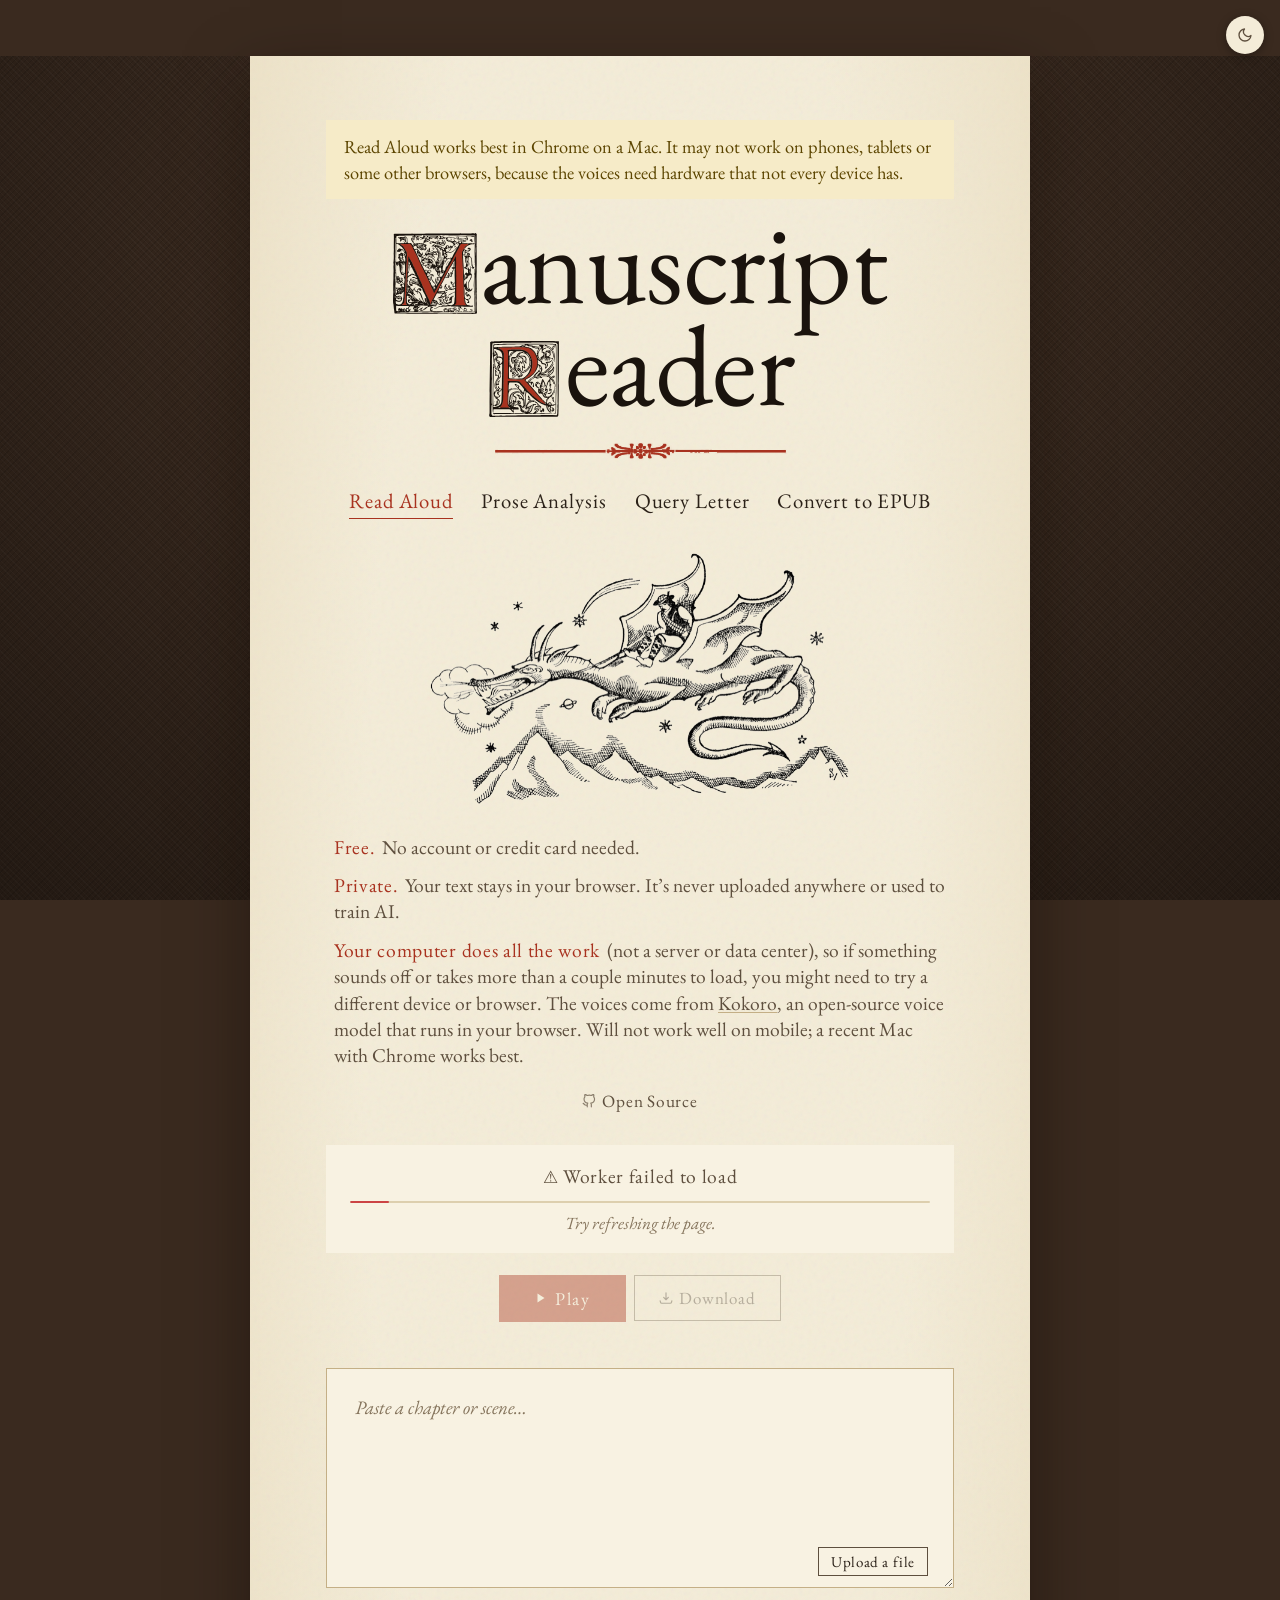
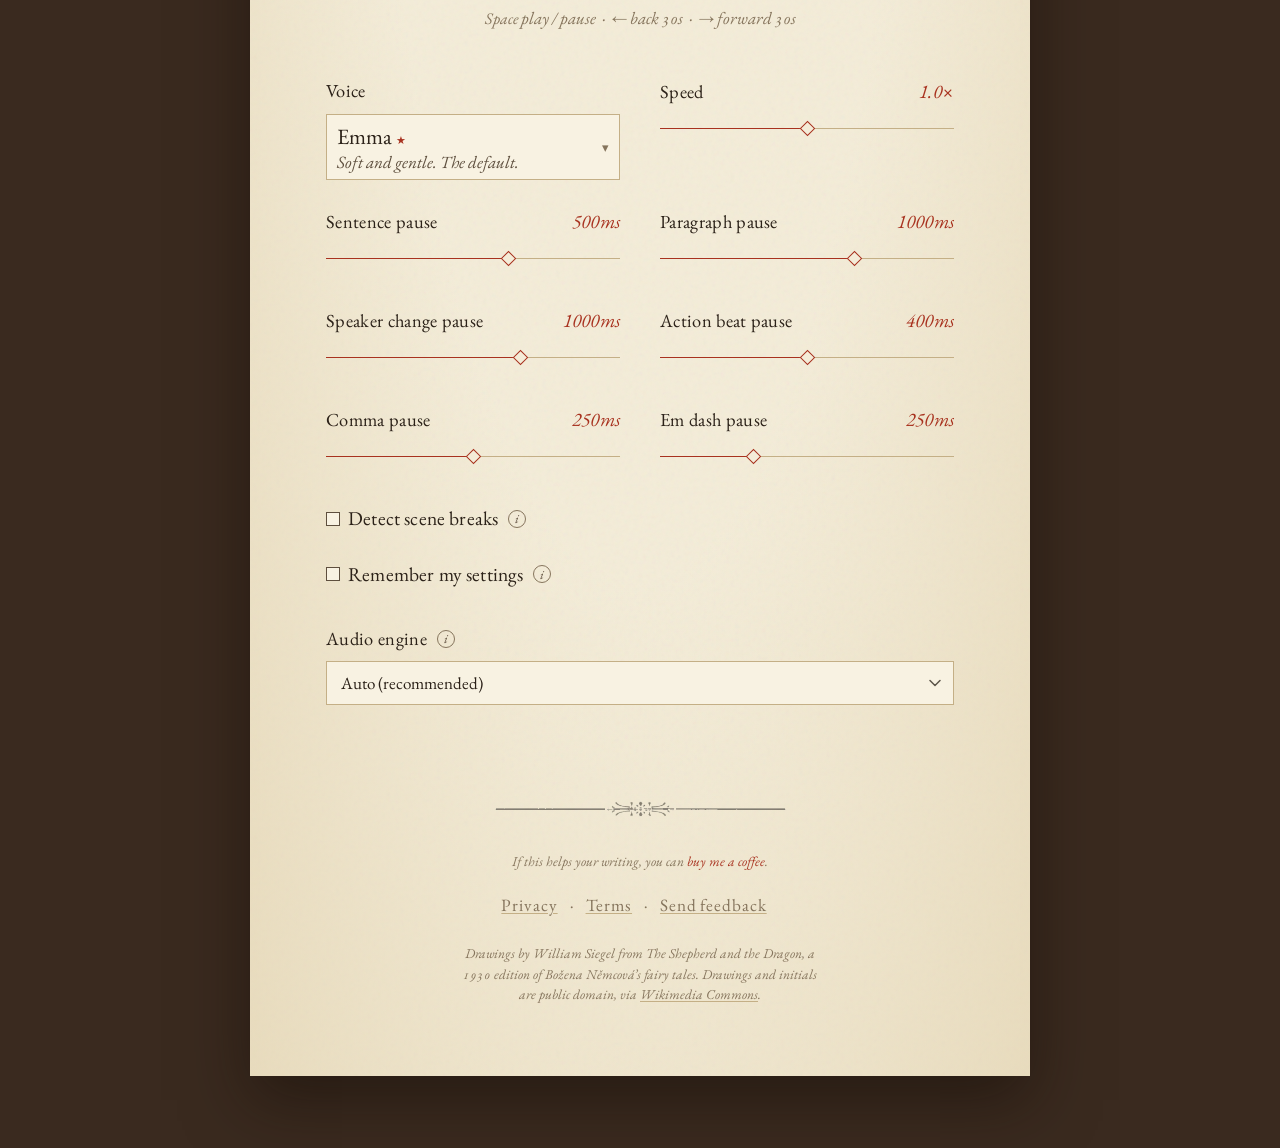
<file: index.html>
<!DOCTYPE html>
<html lang="en">
<head>
<meta charset="UTF-8">
<meta name="viewport" content="width=device-width, initial-scale=1.0">
<title>Manuscript Reader — Hear your writing read aloud</title>
<meta name="description" content="Free, private text-to-speech for writers. Paste your manuscript, hear it read in a natural AI voice. No accounts, no uploads, no servers. Your words never leave your browser.">
<meta property="og:title" content="Manuscript Reader">
<meta property="og:description" content="Free, private text-to-speech for writers. Your words never leave your browser.">
<meta property="og:type" content="website">
<meta property="og:url" content="https://manuscriptreader.com">
<link rel="canonical" href="https://manuscriptreader.com">
<link rel="icon" href="favicon.ico" sizes="any">
<link rel="apple-touch-icon" href="apple-touch-icon.png">
<link rel="preconnect" href="https://fonts.googleapis.com">
<link rel="preconnect" href="https://fonts.gstatic.com" crossorigin>
<link href="https://fonts.googleapis.com/css2?family=EB+Garamond:ital,wght@0,400..700;1,400..700&family=IM+Fell+English:ital@0;1&family=IM+Fell+English+SC&display=swap" rel="stylesheet">
<style>

*, *::before, *::after { box-sizing: border-box; }
html { -webkit-text-size-adjust: 100%; }
* { margin: 0; padding: 0; }

body {
  font-family: var(--serif);
  background: var(--paper);
  color: var(--ink);
  min-height: 100vh;
  font-size: 17px;
  line-height: 1.55;
  font-feature-settings: "ss01","onum","kern";
  text-rendering: optimizeLegibility;
  -webkit-font-smoothing: antialiased;
}

.app {
  position: relative;
  z-index: 1;
  max-width: 780px;
  margin: 0 auto;
  padding: 40px 24px 120px;
}


.header {
  text-align: center;
  margin-bottom: 28px;
  padding-bottom: 20px;
  border-bottom: 2px solid var(--ink);
  animation: fadeDown 0.5s ease;
}

.header-logo { display: none; }

.header h1 {
  font-family: var(--serif);
  font-weight: 350;
  font-size: clamp(34px, 8vw, 68px);
  letter-spacing: -0.03em;
  line-height: 1.0;
  color: var(--ink-strong);
  margin-bottom: 12px;
}

.header p {
  font-family: var(--serif);
  font-style: italic;
  font-size: 17px;
  color: var(--ink-muted);
}

.beta-badge {
  display: inline-block;
  font-family: var(--ui);
  font-size: 10px;
  font-weight: 600;
  letter-spacing: 0.08em;
  text-transform: uppercase;
  color: var(--paper);
  background: var(--proof);
  padding: 3px 10px;
  border-radius: var(--radius-pill);
  vertical-align: middle;
  margin-left: 10px;
  position: relative;
  top: -4px;
  animation: popIn 0.4s ease 0.3s both;
}

.header .badge {
  display: inline-block;
  margin-top: 8px;
  font-family: var(--ui);
  font-size: 11px;
  font-weight: 600;
  letter-spacing: 0.06em;
  text-transform: uppercase;
  color: var(--proof);
  border: 1.5px solid var(--proof);
  padding: 4px 14px;
  border-radius: var(--radius-pill);
}

.version {
  margin-top: 10px;
  font-family: var(--mono);
  font-size: 10px;
  letter-spacing: 0.1em;
  color: var(--ink-faint);
}


.site-nav {
  text-align: center;
  margin-bottom: 24px;
  padding: 10px 0;
  border-bottom: 1px solid var(--rule-soft);
}

.site-nav a {
  font-family: var(--ui);
  font-size: 13px;
  font-weight: 500;
  letter-spacing: 0.02em;
  color: var(--ink-muted);
  text-decoration: none;
  margin: 0 4px;
  padding: 6px 14px;
  border-radius: var(--radius-pill);
  transition: color 0.2s, background 0.2s, transform 0.2s;
}

.site-nav a:hover { color: var(--ink); background: var(--paper-deep); transform: translateY(-1px); }
.site-nav a.active { color: var(--paper); background: var(--proof); }
.site-nav a.active:hover { background: var(--proof-deep); }
.site-nav a.active::before { content: none; }


.safari-warning,
.mobile-warning {
  display: none;
  border: 1.5px solid var(--warn);
  padding: 14px 18px;
  margin-bottom: 14px;
  font-family: var(--serif);
  font-size: 15px;
  line-height: 1.6;
  color: var(--warn-deep);
  background: var(--warn-wash);
  border-radius: var(--radius);
}

.safari-warning strong { color: var(--ink-strong); font-weight: 500; }
.mobile-warning strong { color: var(--warn-deep); font-weight: 600; }

.safari-warning a {
  color: var(--ink);
  text-decoration: underline;
  text-decoration-thickness: 1px;
  text-decoration-color: var(--rule);
  text-underline-offset: 2px;
}

.safari-warning .dismiss-btn {
  position: absolute;
  top: 10px; right: 12px;
  background: none; border: none;
  font-size: 1.2rem;
  cursor: pointer;
  color: var(--ink-faint);
  line-height: 1; padding: 0 4px;
}

.safari-warning .dismiss-btn:hover { color: var(--proof); }


.privacy-banner {
  border-top: 1px solid var(--rule);
  border-bottom: 1px solid var(--rule);
  padding: 14px 0;
  margin-bottom: 20px;
  animation: fadeUp 0.4s ease 0.1s both;
}

.privacy-banner summary {
  cursor: pointer;
  list-style: none;
  display: flex;
  align-items: center;
  gap: 10px;
  font-family: var(--ui);
  font-size: 13px;
  font-weight: 500;
  letter-spacing: 0.02em;
  color: var(--ink);
}

.privacy-banner summary::-webkit-details-marker { display: none; }

.privacy-banner summary .lock-icon {
  display: inline-flex;
  align-items: center;
  justify-content: center;
  width: 22px; height: 22px;
  background: transparent;
  flex-shrink: 0;
}

.privacy-banner summary .lock-icon svg {
  width: 15px; height: 15px;
  fill: var(--proof);
}

.privacy-banner summary .arrow {
  margin-left: auto;
  width: 20px; height: 20px;
  position: relative;
  flex-shrink: 0;
}
.privacy-banner summary .arrow::before,
.privacy-banner summary .arrow::after {
  content: "";
  position: absolute;
  top: 50%; left: 50%;
  width: 14px; height: 2px;
  background: var(--proof);
  border-radius: 1px;
  transform: translate(-50%, -50%);
  transition: transform 0.35s cubic-bezier(0.34, 1.56, 0.64, 1),
              opacity 0.25s ease;
}
.privacy-banner summary .arrow::before {
  transform: translate(-50%, -50%) rotate(90deg);
}
.privacy-banner[open] summary .arrow::before {
  transform: translate(-50%, -50%) rotate(0deg);
  opacity: 0;
}

.privacy-banner { transition: background 0.1s; }
.privacy-banner:hover { background: var(--paper-deep); }
.privacy-banner summary:hover { color: var(--proof); }
.privacy-banner summary:hover .arrow::before,
.privacy-banner summary:hover .arrow::after { background: var(--proof-deep); }

.privacy-points {
  margin-top: 14px;
  padding-top: 14px;
  border-top: 1px solid var(--rule-soft);
  display: grid;
  grid-template-columns: 1fr 1fr;
  gap: 14px;
}

@media (max-width: 560px) { .privacy-points { grid-template-columns: 1fr; } }

.privacy-point { display: flex; gap: 10px; align-items: flex-start; }

.privacy-point .check {
  color: var(--proof);
  font-family: var(--mono);
  font-size: 12px;
  line-height: 1.6;
  flex-shrink: 0;
}

.privacy-point p {
  font-family: var(--serif);
  font-style: italic;
  font-size: 14px;
  line-height: 1.55;
  color: var(--ink-muted);
}

.privacy-point strong { font-style: normal; color: var(--ink); font-weight: 500; }


.model-status {
  border: 1.5px solid var(--rule);
  padding: 20px 24px;
  margin-bottom: 22px;
  text-align: center;
  background: var(--paper-soft);
  border-radius: var(--radius);
  box-shadow: var(--shadow-sm);
  animation: popIn 0.4s ease;
}

.model-status.ready { border-color: var(--proof); }

.model-status .status-text {
  font-family: var(--ui);
  font-size: 13px;
  font-weight: 500;
  letter-spacing: 0.02em;
  color: var(--ink-muted);
  margin-bottom: 8px;
}

.model-status .status-text.ready-text { color: var(--proof); }

.model-progress { width: 100%; height: 4px; background: var(--rule); margin-top: 10px; border-radius: 2px; overflow: hidden; }

.model-progress-fill {
  height: 100%; width: 0%;
  background: var(--ink-muted);
  transition: width 0.3s;
  border-radius: 2px;
}

.model-progress-fill.ready { background: var(--proof); }

.model-detail {
  font-family: var(--ui);
  font-size: 12px;
  letter-spacing: 0.01em;
  color: var(--ink-faint);
  margin-top: 8px;
}

.spinner {
  display: inline-block;
  width: 14px; height: 14px;
  border: 1px solid var(--rule);
  border-top-color: var(--ink-muted);
  border-radius: 50%;
  animation: spin 0.8s linear infinite;
  vertical-align: middle;
  margin-right: 8px;
}

@keyframes spin { to { transform: rotate(360deg); } }

.sound-wave {
  display: inline-flex;
  align-items: center;
  gap: 2px;
  height: 14px;
  margin-right: 8px;
}

.sound-wave .bar {
  width: 2px; height: 100%;
  background: currentColor;
  animation: soundWave 1s ease-in-out infinite;
}

.sound-wave .bar:nth-child(1) { animation-delay: 0s; }
.sound-wave .bar:nth-child(2) { animation-delay: 0.15s; }
.sound-wave .bar:nth-child(3) { animation-delay: 0.3s; }
.sound-wave .bar:nth-child(4) { animation-delay: 0.45s; }

@keyframes soundWave {
  0%, 100% { transform: scaleY(0.3); }
  50%       { transform: scaleY(1); }
}


.input-area {
  position: relative;
  margin-bottom: 18px;
  animation: fadeUp 0.5s ease 0.1s both;
}

.input-area label {
  display: block;
  font-family: var(--ui);
  font-size: 13px;
  font-weight: 500;
  letter-spacing: 0.02em;
  color: var(--ink-muted);
  margin-bottom: 8px;
}

#manuscript {
  width: 100%;
  min-height: 220px;
  max-height: 400px;
  padding: 20px 24px;
  font-family: var(--serif);
  font-size: 17px;
  line-height: 1.8;
  color: var(--ink);
  background: var(--paper-soft);
  border: 1.5px solid var(--rule);
  border-radius: var(--radius);
  resize: vertical;
  outline: none;
  transition: border-color 0.2s, box-shadow 0.2s;
  box-shadow: var(--shadow-sm);
}

#manuscript:focus { border-color: var(--proof); box-shadow: 0 0 0 3px var(--proof-wash); }
#manuscript::placeholder { color: var(--ink-faint); font-style: italic; }


.animated-details {
  interpolate-size: allow-keywords;
}

.animated-details::details-content {
  overflow: hidden;
  height: 0;
  opacity: 0;
  transition: height 0.4s cubic-bezier(0.34, 1.56, 0.64, 1),
              opacity 0.3s ease,
              content-visibility 0.4s allow-discrete;
}

.animated-details[open]::details-content {
  height: auto;
  opacity: 1;
}


.drop-zone {
  position: relative;
}

.drop-zone-overlay {
  display: none;
  position: absolute;
  inset: 0;
  background: var(--proof-wash);
  border: 2.5px dashed var(--proof);
  border-radius: var(--radius);
  z-index: 5;
  align-items: center;
  justify-content: center;
  flex-direction: column;
  gap: 8px;
  pointer-events: none;
}

.drop-zone.dragging .drop-zone-overlay { display: flex; }
.drop-zone.dragging #manuscript { opacity: 0.3; }

.drop-zone-overlay svg { width: 36px; height: 36px; color: var(--proof); opacity: 0.7; }
.drop-zone-overlay span {
  font-family: var(--ui);
  font-size: 14px;
  font-weight: 600;
  color: var(--proof);
}

.upload-btn {
  background: none;
  border: none;
  font-family: var(--ui);
  font-size: 12px;
  font-weight: 600;
  color: var(--proof);
  cursor: pointer;
  padding: 2px 4px;
  border-radius: var(--radius-sm);
  transition: color 0.2s, background 0.2s;
}

.upload-btn:hover { color: var(--proof-deep); background: var(--proof-wash); }

.reading-estimate {
  text-align: center;
  margin-top: 6px;
  font-family: var(--ui);
  font-size: 12px;
  color: var(--ink-faint);
  opacity: 0;
  transform: translateY(-4px);
  transition: opacity 0.3s ease, transform 0.3s ease;
}
.reading-estimate.visible { opacity: 1; transform: translateY(0); }


.reading-view {
  background: var(--paper-soft);
  border: 1.5px solid var(--rule);
  padding: 28px 32px;
  margin-bottom: 18px;
  max-height: 55vh;
  overflow-y: auto;
  display: none;
  scroll-behavior: smooth;
  position: relative;
  border-radius: var(--radius);
  box-shadow: var(--shadow-sm);
}

.reading-view.active { display: block; animation: fadeUp 0.3s ease; }
.reading-view.preparing { overflow: hidden; }

.preparing-overlay {
  position: absolute; inset: 0;
  background: var(--paper-soft);
  display: flex;
  flex-direction: column;
  align-items: center;
  justify-content: center;
  z-index: 10;
  gap: 14px;
}

.preparing-overlay .large-spinner {
  width: 36px; height: 36px;
  border: 2px solid var(--rule);
  border-top-color: var(--ink-muted);
  border-radius: 50%;
  animation: spin 0.8s linear infinite;
}

.preparing-overlay .preparing-text {
  font-family: var(--ui);
  font-size: 14px;
  font-weight: 500;
  letter-spacing: 0.02em;
  color: var(--ink-muted);
}

.preparing-overlay .preparing-detail {
  font-family: var(--ui);
  font-size: 12px;
  color: var(--ink-faint);
}

.reading-view .sentence {
  font-family: var(--serif);
  font-size: 17px;
  line-height: 1.8;
  color: var(--ink-muted);
  transition: color 0.2s, background 0.2s;
  padding: 1px 2px;
  cursor: pointer;
}

.reading-view .sentence.spoken   { color: var(--ink-faint); }
.reading-view .sentence.active   { color: var(--ink-strong); background: var(--proof-wash); }
.reading-view .sentence.upcoming { color: var(--ink); }
.reading-view .sentence.generating {
  color: var(--ink);
  background: var(--paper-deep);
  animation: pulse 1.5s ease infinite;
}

@keyframes pulse {
  0%, 100% { opacity: 1; }
  50%       { opacity: 0.65; }
}

.reading-view .scene-break {
  display: block;
  text-align: center;
  color: var(--ink-faint);
  font-family: var(--serif);
  font-size: 14px;
  letter-spacing: 0.3em;
  padding: 1.2em 0;
}

.reading-view .paragraph-break { display: block; height: 1em; }
.reading-view.preparing .sentence { cursor: default; pointer-events: none; }


.controls-row {
  display: flex;
  gap: 8px;
  align-items: center;
  justify-content: center;
  flex-wrap: wrap;
  margin-bottom: 12px;
  animation: fadeUp 0.5s ease 0.15s both;
}

.play-btn {
  display: inline-flex;
  align-items: center;
  gap: 8px;
  padding: 14px 30px;
  background: var(--proof);
  color: var(--paper);
  border: 1.5px solid var(--proof);
  border-radius: 2px;
  font-family: var(--ui);
  font-size: 13px;
  font-weight: 600;
  letter-spacing: 0.1em;
  text-transform: uppercase;
  cursor: pointer;
  transition: background 0.2s, transform 0.2s cubic-bezier(0.34, 1.56, 0.64, 1), box-shadow 0.2s;
  box-shadow: var(--shadow-sm);
}

.play-btn:hover  { background: var(--proof-deep); transform: translateY(-2px) scale(1.03); box-shadow: var(--shadow-md); }
.play-btn:active { transform: scale(0.95); box-shadow: none; transition-duration: 0.1s; }
.play-btn:disabled { opacity: 0.35; cursor: not-allowed; transform: none; box-shadow: none; }
.play-btn svg { width: 14px; height: 14px; fill: currentColor; }
.play-btn.loading { pointer-events: none; }

.play-btn.loading .spinner-inline {
  display: inline-block;
  width: 12px; height: 12px;
  border: 1px solid rgba(255,255,255,0.3);
  border-top-color: white;
  border-radius: 50%;
  animation: spin 0.8s linear infinite;
  margin-right: 6px;
}

.clear-btn {
  display: inline-flex;
  align-items: center;
  gap: 6px;
  padding: 12px 22px;
  background: var(--paper-soft);
  color: var(--ink-muted);
  border: 1.5px solid var(--rule);
  border-radius: 2px;
  font-family: var(--ui);
  font-size: 12px;
  font-weight: 600;
  letter-spacing: 0.08em;
  text-transform: uppercase;
  cursor: pointer;
  transition: all 0.2s cubic-bezier(0.34, 1.56, 0.64, 1);
  box-shadow: var(--shadow-sm);
}

.clear-btn:hover {
  background: var(--paper-deep);
  color: var(--ink);
  border-color: var(--ink-muted);
  transform: translateY(-1px);
  box-shadow: var(--shadow-md);
}

.clear-btn:active {
  transform: scale(0.95);
  box-shadow: none;
}

.skip-btn {
  display: inline-flex;
  align-items: center;
  justify-content: center;
  width: 44px; height: 44px;
  background: var(--paper-soft);
  color: var(--ink-muted);
  border: 1.5px solid var(--rule);
  border-radius: 50%;
  cursor: pointer;
  transition: all 0.2s cubic-bezier(0.34, 1.56, 0.64, 1);
  box-shadow: var(--shadow-sm);
}

.skip-btn:hover:not(:disabled) { background: var(--paper-deep); color: var(--ink); transform: translateY(-1px); box-shadow: var(--shadow-md); }
.skip-btn:active:not(:disabled) { transform: scale(0.9); box-shadow: none; }
.skip-btn:disabled { opacity: 0.3; cursor: not-allowed; }
.skip-btn svg { width: 20px; height: 20px; }

.download-btn {
  display: inline-flex;
  align-items: center;
  gap: 6px;
  padding: 12px 22px;
  background: var(--paper-soft);
  color: var(--ink-muted);
  border: 1.5px solid var(--rule);
  border-radius: 2px;
  font-family: var(--ui);
  font-size: 12px;
  font-weight: 600;
  letter-spacing: 0.08em;
  text-transform: uppercase;
  cursor: pointer;
  transition: all 0.2s cubic-bezier(0.34, 1.56, 0.64, 1);
  box-shadow: var(--shadow-sm);
}

.download-btn:hover:not(:disabled) {
  background: var(--paper-deep);
  color: var(--ink);
  border-color: var(--ink-muted);
  transform: translateY(-1px);
  box-shadow: var(--shadow-md);
}
.download-btn:active:not(:disabled) { transform: scale(0.95); box-shadow: none; }
.download-btn:disabled { opacity: 0.3; cursor: not-allowed; }
.download-btn svg { width: 14px; height: 14px; fill: none; stroke: currentColor; stroke-width: 2; stroke-linecap: round; stroke-linejoin: round; }
.download-btn.loading { pointer-events: none; }

.download-btn.loading .spinner-inline {
  display: inline-block;
  width: 12px; height: 12px;
  border: 1px solid var(--rule);
  border-top-color: var(--ink-muted);
  border-radius: 50%;
  animation: spin 0.8s linear infinite;
  margin-right: 6px;
}


.download-modal {
  position: fixed; inset: 0;
  background: rgba(0,0,0,0.6);
  display: flex;
  align-items: center;
  justify-content: center;
  z-index: 1000;
}

.download-modal-content {
  background: var(--paper);
  border: 1.5px solid var(--rule);
  padding: 32px 40px;
  max-width: 420px;
  width: 90%;
  text-align: center;
  border-radius: var(--radius-lg);
  box-shadow: var(--shadow-lg);
  animation: popIn 0.3s ease;
}

.download-modal h3 {
  font-family: var(--serif);
  font-size: 22px;
  font-weight: 450;
  letter-spacing: -0.01em;
  color: var(--ink-strong);
  margin-bottom: 8px;
}

.download-modal .download-status {
  font-family: var(--ui);
  font-size: 13px;
  font-weight: 500;
  letter-spacing: 0.02em;
  color: var(--ink-muted);
  margin-bottom: 16px;
}

.download-modal .download-progress {
  width: 100%; height: 4px;
  background: var(--rule);
  margin-bottom: 12px;
  border-radius: 2px;
  overflow: hidden;
}

.download-modal .download-progress-fill {
  height: 100%; width: 0%;
  background: var(--proof);
  transition: width 0.3s;
  border-radius: 2px;
}

.download-modal .download-detail {
  font-family: var(--ui);
  font-size: 12px;
  color: var(--ink-faint);
}

.download-modal .cancel-btn {
  margin-top: 20px;
  padding: 10px 24px;
  background: var(--paper-soft);
  color: var(--ink-muted);
  border: 1.5px solid var(--rule);
  border-radius: var(--radius-pill);
  font-family: var(--ui);
  font-size: 13px;
  font-weight: 500;
  cursor: pointer;
  transition: all 0.2s cubic-bezier(0.34, 1.56, 0.64, 1);
}

.download-modal .cancel-btn:hover {
  background: var(--paper-deep);
  color: var(--ink);
  border-color: var(--ink-muted);
  transform: translateY(-1px);
}


.settings {
  display: grid;
  grid-template-columns: 1fr 1fr;
  gap: 1px;
  margin-bottom: 14px;
  animation: fadeUp 0.5s ease 0.2s both;
  background: var(--rule);
  border: 1.5px solid var(--rule);
  border-radius: var(--radius);
  overflow: hidden;
  box-shadow: var(--shadow-sm);
  transition: opacity 0.2s;
}

.settings .setting.full-width { grid-column: 1 / -1; }

@media (max-width: 560px) { .settings { grid-template-columns: 1fr; } }

.setting { background: var(--paper-soft); padding: 14px 16px; }

.setting-label {
  display: flex;
  justify-content: space-between;
  align-items: center;
  margin-bottom: 10px;
}

.setting-label span {
  font-family: var(--ui);
  font-size: 13px;
  font-weight: 500;
  letter-spacing: 0.02em;
  color: var(--ink-muted);
}

.setting-label .value {
  font-family: var(--ui);
  font-size: 13px;
  font-weight: 600;
  letter-spacing: 0.01em;
  color: var(--proof);
  font-feature-settings: "tnum";
}


select {
  width: 100%;
  padding: 10px 36px 10px 14px;
  font-family: var(--ui);
  font-size: 14px;
  color: var(--ink);
  background: var(--paper-soft);
  border: 1px solid var(--rule);
  outline: none;
  cursor: pointer;
  border-radius: var(--radius);
  -webkit-appearance: none;
  appearance: none;
  background-image: url("data:image/svg+xml,%3Csvg xmlns='http://www.w3.org/2000/svg' width='12' height='8' viewBox='0 0 12 8'%3E%3Cpath d='M1 1.5L6 6.5L11 1.5' stroke='%235C564A' stroke-width='1.5' stroke-linecap='round' stroke-linejoin='round' fill='none'/%3E%3C/svg%3E");
  background-repeat: no-repeat;
  background-position: right 12px center;
  transition: border-color 0.2s, box-shadow 0.2s, transform 0.15s cubic-bezier(0.34, 1.56, 0.64, 1);
}
select:hover { border-color: var(--ink-muted); }
select:focus { border-color: var(--proof); box-shadow: 0 0 0 3px var(--proof-wash); }


input[type="range"] {
  -webkit-appearance: none;
  appearance: none;
  width: 100%;
  height: 28px;
  background:
    repeating-linear-gradient(
      to right,
      var(--rule) 0 1px,
      transparent 1px 10%
    ) 0 100% / 100% 8px no-repeat,
    linear-gradient(
      to right,
      var(--ink) 0 var(--p, 50%),
      var(--rule-soft) var(--p, 50%) 100%
    ) 0 50% / 100% 1px no-repeat;
  cursor: pointer;
  outline: none;
}

input[type="range"]::-webkit-slider-thumb {
  -webkit-appearance: none;
  appearance: none;
  width: 16px; height: 16px;
  background: var(--proof);
  border-radius: 50%;
  cursor: pointer;
  box-shadow: 0 1px 4px rgba(0,0,0,0.15);
  transition: transform 0.2s cubic-bezier(0.34, 1.56, 0.64, 1), box-shadow 0.2s;
}

input[type="range"]::-webkit-slider-thumb:hover {
  transform: scale(1.2);
  box-shadow: 0 2px 8px rgba(0,0,0,0.2);
}

input[type="range"]::-webkit-slider-thumb:active {
  transform: scale(0.9);
}

input[type="range"]::-moz-range-thumb {
  width: 16px; height: 16px;
  background: var(--proof);
  border-radius: 50%;
  border: none;
  cursor: pointer;
  box-shadow: 0 1px 4px rgba(0,0,0,0.15);
}

.setting-toggle { display: flex; align-items: center; gap: 8px; cursor: pointer; }

.setting-toggle input[type="checkbox"] {
  accent-color: var(--proof);
  width: 14px; height: 14px;
  cursor: pointer;
}

.setting-toggle span {
  font-family: var(--ui);
  font-size: 13px;
  font-weight: 500;
  letter-spacing: 0.01em;
  color: var(--ink-muted);
}

.setting .sub-toggle {
  margin-top: 10px;
  padding-top: 10px;
  border-top: 1px solid var(--rule-soft);
}


.audio-engine-reload {
  margin: 8px 0 0;
  font-family: var(--ui);
  font-size: 12px;
  color: var(--ink-muted);
  line-height: 1.55;
}
.audio-engine-reload { color: var(--proof); }
.audio-engine-reload a { color: var(--proof); border-bottom: 1px dotted var(--proof); }


.settings-apply-bar {
  grid-column: 1 / -1;
  background: var(--paper-soft);
  padding: 12px 16px;
  display: flex;
  align-items: center;
  justify-content: space-between;
  gap: 12px;
  border-bottom: 1px solid var(--rule-soft);
}

.settings-apply-warning {
  font-family: var(--ui);
  font-size: 12px;
  line-height: 1.5;
  color: var(--ink-muted);
}

.settings-apply-btn {
  flex-shrink: 0;
  padding: 8px 18px;
  background: var(--proof);
  color: var(--paper);
  border: none;
  border-radius: var(--radius-pill);
  font-family: var(--ui);
  font-size: 13px;
  font-weight: 600;
  letter-spacing: 0.01em;
  cursor: pointer;
  transition: transform 0.15s cubic-bezier(0.34, 1.56, 0.64, 1), opacity 0.2s;
}

.settings-apply-btn:hover { transform: translateY(-1px); opacity: 0.92; }
.settings-apply-btn:active { transform: translateY(0); }

@media (max-width: 560px) {
  .settings-apply-bar { flex-direction: column; align-items: stretch; }
}


.playback-wave {
  display: none;
  align-items: center;
  justify-content: center;
  gap: 3px;
  height: 28px;
  margin: 10px 0 4px;
}

.playback-wave.active { display: flex; }

.playback-wave .wave-bar {
  width: 3px;
  height: 100%;
  background: var(--proof);
  border-radius: 2px;
  animation: playbackWave 1.2s ease-in-out infinite;
  opacity: 0.7;
}

.playback-wave .wave-bar:nth-child(1)  { animation-delay: 0s;    height: 40%; }
.playback-wave .wave-bar:nth-child(2)  { animation-delay: 0.1s;  height: 70%; }
.playback-wave .wave-bar:nth-child(3)  { animation-delay: 0.2s;  height: 50%; }
.playback-wave .wave-bar:nth-child(4)  { animation-delay: 0.05s; height: 90%; }
.playback-wave .wave-bar:nth-child(5)  { animation-delay: 0.25s; height: 60%; }
.playback-wave .wave-bar:nth-child(6)  { animation-delay: 0.15s; height: 100%; }
.playback-wave .wave-bar:nth-child(7)  { animation-delay: 0.3s;  height: 55%; }
.playback-wave .wave-bar:nth-child(8)  { animation-delay: 0.08s; height: 85%; }
.playback-wave .wave-bar:nth-child(9)  { animation-delay: 0.22s; height: 45%; }
.playback-wave .wave-bar:nth-child(10) { animation-delay: 0.12s; height: 65%; }

@keyframes playbackWave {
  0%, 100% { transform: scaleY(0.3); }
  50%      { transform: scaleY(1); }
}


.save-settings {
  grid-column: 1 / -1;
  background: var(--paper-soft);
  padding: 14px 16px;
  display: flex;
  align-items: flex-start;
  gap: 10px;
  flex-direction: column;
}

.save-settings .setting-toggle { margin: 0; }

.save-settings .save-hint {
  font-family: var(--ui);
  font-size: 12px;
  color: var(--ink-faint);
  line-height: 1.55;
}

.save-settings .save-status {
  font-family: var(--ui);
  font-size: 12px;
  font-weight: 600;
  letter-spacing: 0.02em;
  color: var(--proof);
  opacity: 0;
  transition: opacity 0.3s;
}

.save-settings .save-status.show { opacity: 1; }


.progress-wrap { margin: 14px 0 8px; display: none; }
.progress-wrap.active { display: block; }
.progress-bar { width: 100%; height: 4px; background: var(--rule); border-radius: 2px; overflow: hidden; }

.progress-fill { height: 100%; width: 0%; background: var(--proof); transition: width 0.3s; border-radius: 2px; }

.progress-info {
  display: flex;
  justify-content: space-between;
  font-family: var(--ui);
  font-size: 12px;
  font-weight: 500;
  letter-spacing: 0.01em;
  color: var(--ink-faint);
  margin-top: 6px;
}


.status {
  text-align: center;
  font-family: var(--ui);
  font-size: 13px;
  font-weight: 500;
  letter-spacing: 0.01em;
  color: var(--ink-faint);
  margin-top: 6px;
  margin-bottom: 14px;
  min-height: 20px;
}

.status.error { color: var(--proof); font-weight: 500; }

.kbd-hint {
  text-align: center;
  font-family: var(--ui);
  font-size: 12px;
  letter-spacing: 0.01em;
  color: var(--ink-faint);
  margin: 6px 0 14px;
}

kbd {
  display: inline-block;
  padding: 3px 8px;
  background: var(--paper-deep);
  border: 1px solid var(--rule);
  border-radius: 6px;
  font-family: var(--mono);
  font-size: 10px;
  box-shadow: 0 1px 2px rgba(0,0,0,0.06);
}

@keyframes fadeDown {
  from { opacity: 0; transform: translateY(-10px); }
  to   { opacity: 1; transform: translateY(0); }
}

@keyframes fadeUp {
  from { opacity: 0; transform: translateY(8px); }
  to   { opacity: 1; transform: translateY(0); }
}

@keyframes popIn {
  0%   { opacity: 0; transform: scale(0.9); }
  70%  { transform: scale(1.03); }
  100% { opacity: 1; transform: scale(1); }
}

@keyframes bouncePress {
  0%   { transform: scale(1); }
  40%  { transform: scale(0.93); }
  70%  { transform: scale(1.02); }
  100% { transform: scale(1); }
}

@keyframes gentleBreathe {
  0%, 100% { transform: scale(1); }
  50%      { transform: scale(1.01); }
}

@keyframes dropIn {
  0%   { opacity: 0; transform: translateY(-8px) scaleY(0.95); }
  60%  { transform: translateY(3px) scaleY(1.01); }
  80%  { transform: translateY(-1px) scaleY(1); }
  100% { opacity: 1; transform: translateY(0) scaleY(1); }
}

.reading-view::-webkit-scrollbar { width: 4px; }
.reading-view::-webkit-scrollbar-track { background: transparent; }
.reading-view::-webkit-scrollbar-thumb { background: var(--rule); }

.hidden { display: none !important; }


.footer {
  margin-top: 56px;
  padding-top: 24px;
  animation: fadeUp 0.5s ease 0.3s both;
}

.footer p { font-size: 0.74rem; line-height: 1.7; color: var(--ink-faint); }

.support-line {
  font-family: var(--serif);
  font-style: italic;
  font-size: 17px;
  color: var(--ink-muted);
  text-align: center;
  line-height: 1.7;
}

.support-line a {
  font-style: normal;
  color: var(--ink);
  text-decoration: underline;
  text-decoration-thickness: 1px;
  text-underline-offset: 3px;
  text-decoration-color: var(--rule);
  transition: color 0.15s, text-decoration-color 0.15s;
}

.support-line a:hover { color: var(--proof-deep); text-decoration-color: var(--proof); }

.feedback-details {
  margin-top: 22px;
  text-align: center;
}

.feedback-details summary {
  font-family: var(--ui);
  font-size: 13px;
  font-weight: 500;
  letter-spacing: 0.02em;
  color: var(--ink-faint);
  cursor: pointer;
  list-style: none;
  display: inline-flex;
  align-items: center;
  gap: 6px;
  padding: 6px 30px 6px 14px;
  border-radius: var(--radius-pill);
  transition: background 0.2s, color 0.2s;
  position: relative;
}

.feedback-details summary::-webkit-details-marker { display: none; }
.feedback-details summary:hover { color: var(--ink); background: var(--paper-deep); }
.feedback-details summary::after,
.feedback-details summary::before {
  content: "";
  width: 14px; height: 2px;
  background: var(--proof); border-radius: 1px;
  position: absolute;
  right: 10px; top: 50%;
  transform: translateY(-50%);
  transition: transform 0.35s cubic-bezier(0.34, 1.56, 0.64, 1), opacity 0.25s ease;
}
.feedback-details summary::before {
  transform: translateY(-50%) rotate(90deg);
}
.feedback-details[open] summary::before {
  transform: translateY(-50%) rotate(0deg);
  opacity: 0;
}

.feedback {
  margin-top: 16px;
  text-align: left;
  max-width: 420px;
  margin-left: auto; margin-right: auto;
}

.feedback textarea {
  width: 100%;
  min-height: 70px;
  padding: 12px 14px;
  font-family: var(--serif);
  font-size: 15px;
  line-height: 1.55;
  color: var(--ink);
  background: var(--paper-soft);
  border: 1.5px solid var(--rule);
  border-radius: var(--radius-sm);
  resize: vertical;
  outline: none;
  transition: border-color 0.2s, box-shadow 0.2s;
}

.feedback textarea:focus { border-color: var(--proof); box-shadow: 0 0 0 3px var(--proof-wash); }
.feedback textarea::placeholder { color: var(--ink-faint); font-style: italic; }

.feedback-row { display: flex; gap: 8px; margin-top: 8px; align-items: center; }

.feedback-row input[type="email"] {
  flex: 1;
  padding: 7px 0 8px;
  font-family: var(--serif);
  font-size: 15px;
  color: var(--ink);
  background: transparent;
  border: 0;
  border-bottom: 1px solid var(--ink);
  outline: none;
  transition: border-color 0.15s;
  border-radius: 0;
}

.feedback-row input[type="email"]:focus { border-bottom-color: var(--proof); }
.feedback-row input[type="email"]::placeholder { color: var(--ink-faint); font-style: italic; }

.send-btn {
  padding: 10px 22px;
  background: var(--proof);
  color: var(--paper);
  border: none;
  border-radius: var(--radius-pill);
  font-family: var(--ui);
  font-size: 13px;
  font-weight: 600;
  letter-spacing: 0.02em;
  cursor: pointer;
  transition: all 0.2s cubic-bezier(0.34, 1.56, 0.64, 1);
  white-space: nowrap;
  box-shadow: var(--shadow-sm);
}

.send-btn:hover { background: var(--proof-deep); transform: translateY(-1px); box-shadow: var(--shadow-md); }
.send-btn:active { transform: scale(0.95); box-shadow: none; }
.send-btn:disabled { opacity: 0.35; cursor: not-allowed; transform: none; box-shadow: none; }

.feedback-sent {
  display: none;
  text-align: center;
  padding: 14px 0;
  font-family: var(--ui);
  font-size: 14px;
  font-weight: 600;
  letter-spacing: 0.02em;
  color: var(--proof);
}

.footer-meta { font-family: var(--ui); font-size: 0.75rem; color: var(--ink-faint); text-align: center; }
.footer-meta a { color: var(--ink-faint); text-decoration: underline; text-decoration-color: var(--rule); text-underline-offset: 2px; }
.footer-meta a:hover { color: var(--ink-muted); }
.footer-coffee { font-family: var(--serif); font-size: 0.95rem; color: var(--ink-muted); text-align: center; margin-bottom: 12px; }
.footer-coffee a { color: var(--proof); text-decoration: none; font-weight: 500; }
.footer-coffee a:hover { text-decoration: underline; }


.theme-toggle {
  position: fixed;
  top: 16px; right: 16px;
  background: var(--paper-deep);
  border: 1.5px solid var(--rule);
  border-radius: 50%;
  width: 38px; height: 38px;
  display: flex;
  align-items: center;
  justify-content: center;
  cursor: pointer;
  transition: all 0.2s cubic-bezier(0.34, 1.56, 0.64, 1);
  color: var(--ink-faint);
  z-index: 100;
  box-shadow: var(--shadow-sm);
}

.theme-toggle:hover { background: var(--paper); color: var(--ink); transform: scale(1.1); box-shadow: var(--shadow-md); }
.theme-toggle:active { transform: scale(0.9); }

.theme-toggle svg {
  width: 16px; height: 16px;
  fill: none;
  stroke: currentColor;
  stroke-width: 2;
  stroke-linecap: round;
  stroke-linejoin: round;
}
.gloss-trust{font-family:var(--ui);font-size:12px;letter-spacing:0.01em;color:var(--ink-faint);line-height:1.5;}
.open-source-badge{display:inline-flex;align-items:center;gap:5px;font-family:var(--ui);font-size:12px;color:var(--ink-faint);background:var(--paper-deep);border:1px solid var(--rule-soft);border-radius:var(--radius-pill);padding:3px 10px 3px 7px;margin-top:6px;transition:color 0.2s,border-color 0.2s;text-decoration:none;}
.open-source-badge:hover{color:var(--ink-muted);border-color:var(--rule);}
.open-source-badge svg{opacity:0.7;}
::selection{background:var(--proof);color:var(--paper);}




.voice-cast { margin-top: 6px; }
.voice-picker { border: 1.5px solid var(--rule); border-radius: var(--radius-sm); overflow: hidden; }
.voice-selected {
  display: flex; align-items: center; gap: 8px;
  padding: 7px 10px; cursor: pointer;
  background: var(--paper-soft); user-select: none; transition: background 0.1s;
}
.voice-selected:hover { background: var(--paper-deep); }
.vs-info { flex: 1; min-width: 0; }
.vs-name { font-family: var(--serif); font-size: 0.82rem; font-weight: 500; color: var(--ink); }
.vs-desc { font-style: italic; font-size: 0.70rem; color: var(--ink-muted); line-height: 1.3; margin-top: 1px; }
.vs-chevron { font-family: var(--mono); font-size: 13px; color: var(--ink-faint); flex-shrink: 0; transition: transform 0.3s cubic-bezier(0.34, 1.56, 0.64, 1); }
.voice-picker.open .vs-chevron { transform: rotate(180deg); }
.voice-dropdown { display: none; border-top: 1px solid var(--rule); max-height: 240px; overflow-y: auto; transform-origin: top center; }
.voice-picker.open .voice-dropdown { display: block; animation: dropIn 0.35s cubic-bezier(0.34, 1.56, 0.64, 1) both; }
.voice-group-label {
  font-family: var(--mono); font-size: 0.65rem; text-transform: uppercase;
  letter-spacing: 0.1em; color: var(--ink-faint);
  padding: 10px 0 6px; border-bottom: 1px solid var(--rule-soft);
}
.voice-row {
  display: grid; grid-template-columns: 1fr auto;
  gap: 8px; align-items: center;
  padding: 6px 4px; border-bottom: 1px solid var(--rule-soft);
  cursor: pointer; transition: background 0.12s;
}
.voice-row:hover { background: var(--paper-deep); margin: 0 -4px; padding: 9px 8px; }
.voice-row.selected .voice-name { color: var(--proof); }
.voice-row.selected .voice-name::before { content: "\25B8\00a0"; }
.voice-name {
  font-family: var(--serif); font-size: 0.82rem; font-weight: 500;
  color: var(--ink); margin-bottom: 1px;
}
.voice-star { color: var(--proof); font-size: 0.7rem; }
.voice-desc {
  font-style: italic; font-size: 0.70rem;
  color: var(--ink-muted); line-height: 1.3;
}
.voice-preview-btn {
  background: var(--paper-soft); border: 1.5px solid var(--rule);
  padding: 5px 12px; font-family: var(--ui); font-size: 12px; font-weight: 500;
  color: var(--ink-faint); cursor: pointer; flex-shrink: 0;
  transition: all 0.2s cubic-bezier(0.34, 1.56, 0.64, 1); border-radius: var(--radius-pill);
}
.voice-preview-btn:hover { border-color: var(--proof); color: var(--proof); transform: scale(1.05); }
.voice-preview-btn:active { transform: scale(0.95); }
.voice-preview-btn.active { border-color: var(--ink); color: var(--ink); }
.voice-preview-btn:disabled { opacity: 0.35; cursor: default; transform: none; }

</style>
<link rel="stylesheet" href="assets/storybook.css">
</head>
<body>
<script>
(function() {
  const stored = localStorage.getItem("theme");
  if (stored) {
    document.documentElement.setAttribute("data-theme", stored);
  }
})();
</script>
<script>
window.SITE_VERSIONS = {
  kokoroModel: "v1.0",
  kokoroJs: "1.2.1"
};

document.addEventListener("DOMContentLoaded", function() {
  var el = document.getElementById("footerMeta");
  if (el) {
    el.innerHTML = 'Voice: <a href="https://github.com/hexgrad/kokoro" target="_blank" rel="noopener">Kokoro</a>' + " (Apache 2.0) · " + window.SITE_VERSIONS.kokoroModel + " · kokoro-js " + window.SITE_VERSIONS.kokoroJs;
  }
});

// The browser warning is always shown, so everyone knows Chrome on a Mac works best.
document.addEventListener("DOMContentLoaded", function() {
  var el = document.getElementById("mobileWarning");
  if (el) el.style.display = "block";
});
</script>
<div class="app">

  <div class="mobile-warning" id="mobileWarning">
    Read Aloud works best in Chrome on a Mac. It may not work on phones, tablets or some other browsers, because the voices need hardware that not every device has.
  </div>
  <button class="theme-toggle" id="themeToggle" aria-label="Toggle dark mode" title="Toggle dark mode">
    <svg id="themeIcon" viewBox="0 0 24 24"></svg>
  </button>
  <header class="masthead">
    <p class="name">
      <span class="sr-only">Manuscript Reader</span>
      <span class="word" aria-hidden="true"><span class="illum illum-m"></span>anuscript</span>
      <span class="word" aria-hidden="true"><span class="illum illum-r"></span>eader</span>
    </p>
    <nav class="mast-nav" aria-label="Contents">
      <div class="links">
        <a href="index.html" aria-current="page">Read Aloud</a>
        <a href="lint.html">Prose Analysis</a>
        <a href="query.html">Query Letter</a>
        <a href="epub.html">Convert to EPUB</a>
      </div>
    </nav>
  </header>

  <figure class="plate">
    <div class="plate-frame"><img src="assets/plate-dragon.png" alt="A shepherd rides a winged dragon above the mountains under the stars"></div>
  </figure>

  <h1 class="sr-only">Read Aloud</h1>
  <ul class="blurbs">
    <li><b>Free.</b> No account or credit card needed.</li>
    <li><b>Private.</b> Your text stays in your browser. It&rsquo;s never uploaded anywhere or used to train AI.</li>
    <li><b>Your computer does all the work</b> (not a server or data center), so if something sounds off or takes more than a couple minutes to load, you might need to try a different device or browser. The voices come from <a href="https://github.com/hexgrad/kokoro" target="_blank" rel="noopener">Kokoro</a>, an open-source voice model that runs in your browser. Will not work well on mobile; a recent Mac with Chrome works best.</li>
  </ul>
  <p class="badge-line"><a href="https://github.com/AubreyHaskett/manuscriptreader.com" target="_blank" rel="noopener" class="open-source-badge"><svg viewBox="0 0 24 24" width="14" height="14" fill="none" stroke="currentColor" stroke-width="2" stroke-linecap="round" stroke-linejoin="round"><path d="M9 19c-5 1.5-5-2.5-7-3m14 6v-3.87a3.37 3.37 0 00-.94-2.61c3.14-.35 6.44-1.54 6.44-7A5.44 5.44 0 0020 4.77 5.07 5.07 0 0019.91 1S18.73.65 16 2.48a13.38 13.38 0 00-7 0C6.27.65 5.09 1 5.09 1A5.07 5.07 0 005 4.77a5.44 5.44 0 00-1.5 3.78c0 5.42 3.3 6.61 6.44 7A3.37 3.37 0 009 18.13V22"/></svg> Open Source</a></p>



  <div class="model-status" id="modelStatus">
    <div class="status-text" id="modelStatusText">
      <span class="spinner"></span>
      Loading Kokoro voice model...
    </div>
    <div class="model-progress" id="modelProgressWrap">
      <div class="model-progress-fill" id="modelProgressFill"></div>
    </div>
    <div class="model-detail" id="modelDetail">The voice model downloads once (80 to 320 MB).</div>
  </div>

  <div class="controls-row">
    <button class="skip-btn hidden" id="skipBackBtn" disabled title="Skip back ~30 seconds">
      <svg viewBox="0 0 24 24" fill="currentColor"><path d="M12 5V1L7 6l5 5V7c3.31 0 6 2.69 6 6s-2.69 6-6 6-6-2.69-6-6H4c0 4.42 3.58 8 8 8s8-3.58 8-8-3.58-8-8-8z"/><text x="12" y="15" text-anchor="middle" font-size="7" font-weight="bold">30</text></svg>
    </button>
    <button class="play-btn" id="playBtn" disabled>
      <svg id="playIcon" viewBox="0 0 24 24"><polygon points="5,3 19,12 5,21"/></svg>
      <span id="playLabel">Play</span>
    </button>
    <button class="skip-btn hidden" id="skipForwardBtn" disabled title="Skip forward ~30 seconds">
      <svg viewBox="0 0 24 24" fill="currentColor"><path d="M12 5V1l5 5-5 5V7c-3.31 0-6 2.69-6 6s2.69 6 6 6 6-2.69 6-6h2c0 4.42-3.58 8-8 8s-8-3.58-8-8 3.58-8 8-8z"/><text x="12" y="15" text-anchor="middle" font-size="7" font-weight="bold">30</text></svg>
    </button>
    <button class="download-btn" id="downloadBtn" disabled>
      <svg viewBox="0 0 24 24"><path d="M12 15V3m0 12l-4-4m4 4l4-4M2 17l.621 2.485A2 2 0 004.561 21h14.878a2 2 0 001.94-1.515L22 17" stroke="currentColor" stroke-width="2" stroke-linecap="round" stroke-linejoin="round" fill="none"/></svg>
      <span id="downloadLabel">Download</span>
    </button>
    <button class="clear-btn hidden" id="clearTextBtn">Clear Text</button>
    <button class="clear-btn hidden" id="resetAllBtn">Reset All</button>
    <button class="clear-btn hidden" id="stopBtn">Stop</button>
  </div>

  <div class="status" id="status"></div>


  <div class="input-area">
    <div class="drop-zone" id="dropZone">
      <div class="drop-zone-overlay">
        <svg viewBox="0 0 24 24" fill="none" stroke="currentColor" stroke-width="2" stroke-linecap="round" stroke-linejoin="round"><path d="M21 15v4a2 2 0 01-2 2H5a2 2 0 01-2-2v-4"/><polyline points="7 10 12 15 17 10"/><line x1="12" y1="15" x2="12" y2="3"/></svg>
        <span>Drop your file here</span>
      </div>
      <textarea id="manuscript" aria-label="Your text" placeholder="Paste a chapter or scene&hellip;"></textarea>
      <button class="upload-btn" id="uploadBtn" type="button" title=".txt or .docx">Upload a file</button>
      <input type="file" id="fileInput" accept=".txt,.docx,.text,.md" style="display:none">
    </div>
    <div class="reading-estimate" id="readingEstimate"></div>
  </div>

  <div class="reading-view" id="readingView"></div>

  <div class="kbd-hint" id="kbdHint">
    <kbd>Space</kbd> play / pause &nbsp;&middot;&nbsp; <kbd>←</kbd> back 30s &nbsp;&middot;&nbsp; <kbd>→</kbd> forward 30s
  </div>

  <div class="settings">
    <div class="settings-apply-bar" id="settingsApplyBar" style="display:none;">
      <span class="settings-apply-warning">Changes apply from where you are now.</span>
      <button type="button" class="settings-apply-btn" id="settingsApplyBtn">Apply changes</button>
    </div>
    <div class="setting">
      <div class="setting-label"><span>Voice</span></div>
      <select id="voiceSelect" style="display:none">
        <optgroup label="American Female">
          <option value="af_heart">Heart</option>
          <option value="af_bella">Bella</option>
          <option value="af_nicole">Nicole</option>
          <option value="af_sarah">Sarah</option>
          <option value="af_sky">Sky</option>
          <option value="af_nova">Nova</option>
          <option value="af_river">River</option>
          <option value="af_alloy">Alloy</option>
        </optgroup>
        <optgroup label="American Male">
          <option value="am_adam">Adam</option>
          <option value="am_michael">Michael</option>
        </optgroup>
        <optgroup label="British Female">
          <option value="bf_emma" selected>Emma ★</option>
          <option value="bf_isabella">Isabella</option>
        </optgroup>
        <optgroup label="British Male">
          <option value="bm_george">George</option>
          <option value="bm_lewis">Lewis</option>
        </optgroup>
      </select>
      <div class="voice-cast" id="voiceCast"></div>
    </div>
    <div class="setting">
      <div class="setting-label">
        <span>Speed</span>
        <span class="value" id="speedVal">1.0×</span>
      </div>
      <input type="range" id="speedRange" min="0.5" max="1.5" step="0.05" value="1">
    </div>
    <div class="setting">
      <div class="setting-label">
        <span>Sentence pause</span>
        <span class="value" id="pauseVal">500ms</span>
      </div>
      <input type="range" id="pauseRange" min="0" max="800" step="25" value="500">
    </div>
    <div class="setting">
      <div class="setting-label">
        <span>Paragraph pause</span>
        <span class="value" id="paraPauseVal">1000ms</span>
      </div>
      <input type="range" id="paraPauseRange" min="0" max="1500" step="50" value="1000">
    </div>
    <div class="setting">
      <div class="setting-label">
        <span>Speaker change pause</span>
        <span class="value" id="speakerChangePauseVal">1000ms</span>
      </div>
      <input type="range" id="speakerChangePauseRange" min="0" max="1500" step="50" value="1000">
    </div>
    <div class="setting">
      <div class="setting-label">
        <span>Action beat pause</span>
        <span class="value" id="actionBeatPauseVal">400ms</span>
      </div>
      <input type="range" id="actionBeatPauseRange" min="0" max="800" step="25" value="400">
    </div>
    <div class="setting">
      <div class="setting-label">
        <span>Comma pause</span>
        <span class="value" id="commaPauseVal">250ms</span>
      </div>
      <input type="range" id="commaPauseRange" min="0" max="500" step="25" value="250">
    </div>
    <div class="setting">
      <div class="setting-label">
        <span>Em dash pause</span>
        <span class="value" id="emDashPauseVal">250ms</span>
      </div>
      <input type="range" id="emDashPauseRange" min="0" max="800" step="25" value="250">
    </div>
    <div class="setting full-width">
      <div class="toggle-row">
        <label class="setting-toggle">
          <input type="checkbox" id="sceneBreakToggle">
          <span>Detect scene breaks</span>
        </label>
        <span class="info"><button type="button" class="info-btn" aria-label="About scene breaks" aria-describedby="tipSceneBreaks" aria-expanded="false">i</button><span class="info-tip" role="tooltip" id="tipSceneBreaks">Pauses at scene breaks marked with ***, * * *, or . . .</span></span>
      </div>
      <div class="sub-toggle" id="sceneBreakPauseWrap" style="display: none;">
        <div class="setting-label">
          <span>Scene break pause</span>
          <span class="value" id="sceneBreakPauseVal">2000ms</span>
        </div>
        <input type="range" id="sceneBreakPauseRange" min="500" max="5000" step="250" value="2000">
      </div>
    </div>
    <div class="save-settings" id="saveSettingsWrap">
      <div class="toggle-row">
        <label class="setting-toggle">
          <input type="checkbox" id="saveSettingsToggle">
          <span>Remember my settings</span>
        </label>
        <span class="info"><button type="button" class="info-btn" aria-label="About remembering settings" aria-describedby="tipRemember" aria-expanded="false">i</button><span class="info-tip" role="tooltip" id="tipRemember">Keeps your voice and timings for next time, in this browser only.</span></span>
      </div>
      <span class="save-status" id="saveStatus"></span>
    </div>
    <div class="setting full-width audio-engine-setting">
      <div class="toggle-row audio-label">
        <span class="audio-label-text">Audio engine</span>
        <span class="info"><button type="button" class="info-btn" aria-label="About the audio engine" aria-describedby="tipEngine" aria-expanded="false">i</button><span class="info-tip" role="tooltip" id="tipEngine">If the audio sounds glitchy, try Force CPU.</span></span>
      </div>
      <select id="audioEngineSelect">
        <option value="auto">Auto (recommended)</option>
        <option value="wasm">Force CPU (WASM)</option>
        <option value="webgpu">Force GPU (WebGPU)</option>
      </select>
      <p class="audio-engine-reload" id="audioEngineReload" style="display:none;">Saved. <a href="#" id="audioEngineReloadLink">Apply now</a>.</p>
    </div>
  </div>

  <div class="playback-wave" id="playbackWave">
    <span class="wave-bar"></span><span class="wave-bar"></span><span class="wave-bar"></span>
    <span class="wave-bar"></span><span class="wave-bar"></span><span class="wave-bar"></span>
    <span class="wave-bar"></span><span class="wave-bar"></span><span class="wave-bar"></span>
    <span class="wave-bar"></span>
  </div>

  <div class="progress-wrap" id="progressWrap">
    <div class="progress-bar"><div class="progress-fill" id="progressFill"></div></div>
    <div class="progress-info">
      <span id="progressCurrent">0 / 0</span>
      <span id="progressEta"></span>
    </div>
  </div>

  <div class="footer">
    <p class="footer-coffee">If this helps your writing, you can <a href="https://buymeacoffee.com/manuscriptreader" target="_blank" rel="noopener">buy me a coffee</a>.</p>

    <div class="footer-meta"><a href="privacy.html">Privacy</a><span aria-hidden="true">&middot;</span><a href="terms.html">Terms</a><span aria-hidden="true">&middot;</span><details class="feedback-details animated-details">
      <summary>Send feedback</summary>
      <div class="details-inner">
      <div class="feedback" id="feedbackForm">
        <textarea id="feedbackText" placeholder="Found a bug? Have a suggestion?"></textarea>
        <div class="feedback-row">
          <input type="email" id="feedbackEmail" placeholder="Email (optional)">
          <button class="send-btn" id="feedbackSend" onclick="sendFeedback()">Send</button>
        </div>
      </div>
      <div class="feedback-sent" id="feedbackSent">
        ✓ Thanks for your feedback!
      </div>
      </div>
    </details></div>
    <p class="colophon">Drawings by William Siegel from <cite>The Shepherd and the Dragon</cite>, a 1930 edition of Božena Němcová&rsquo;s fairy tales. Drawings and initials are public domain, via <a href="https://commons.wikimedia.org" target="_blank" rel="noopener">Wikimedia Commons</a>.</p>
  </div>
</div>

<script>
function sendFeedback() {
  const text = document.getElementById("feedbackText").value.trim();
  const email = document.getElementById("feedbackEmail").value.trim();
  const btn = document.getElementById("feedbackSend");
  if (!text) {
    document.getElementById("feedbackText").focus();
    return;
  }
  btn.disabled = true;
  btn.textContent = "Sending...";
  const accel = window.getDeviceType ? window.getDeviceType() : "unknown";
  const ua = navigator.userAgent;
  let os = "Unknown OS";
  if (/Windows NT 10.0/.test(ua)) os = "Windows 10/11"; else if (/Windows NT 6.1/.test(ua)) os = "Windows 7"; else if (/Mac OS X ([\d_]+)/.test(ua)) os = "macOS " + ua.match(/Mac OS X ([\d_]+)/)[1].replace(/_/g, "."); else if (/Android ([\d.]+)/.test(ua)) os = "Android " + ua.match(/Android ([\d.]+)/)[1]; else if (/iPhone OS ([\d_]+)/.test(ua)) os = "iOS " + ua.match(/iPhone OS ([\d_]+)/)[1].replace(/_/g, "."); else if (/Linux/.test(ua)) os = "Linux";
  let browser = "Unknown";
  if (/Edg\/([\d.]+)/.test(ua)) browser = "Edge " + ua.match(/Edg\/([\d.]+)/)[1]; else if (/Chrome\/([\d.]+)/.test(ua) && !/Chromium/.test(ua)) browser = "Chrome " + ua.match(/Chrome\/([\d.]+)/)[1]; else if (/Firefox\/([\d.]+)/.test(ua)) browser = "Firefox " + ua.match(/Firefox\/([\d.]+)/)[1]; else if (/Safari\/([\d.]+)/.test(ua) && !/Chrome/.test(ua)) browser = "Safari " + ua.match(/Version\/([\d.]+)/)?.[1];
  const voiceEl = document.querySelector(".vs-name");
  const currentVoice = voiceEl ? voiceEl.textContent.trim() : "unknown";
  let audioSampleRate = "unknown";
  try {
    audioSampleRate = (new AudioContext).sampleRate + " Hz";
  } catch {}
  const deviceInfo = [ `OS: ${os}`, `Browser: ${browser}`, `GPU: ${window.getGPUDescription ? window.getGPUDescription() : "unknown"}`, `Acceleration: ${accel === "webgpu" ? "WebGPU" : "WASM (CPU mode)"}`, `CPU cores: ${navigator.hardwareConcurrency || "unknown"}`, `RAM: ${navigator.deviceMemory ? navigator.deviceMemory + " GB (approx)" : "unknown"}`, `Screen: ${window.screen.width}x${window.screen.height} @ ${window.devicePixelRatio}x`, `Viewport: ${window.innerWidth}x${window.innerHeight}`, `Audio sample rate: ${audioSampleRate}`, `Voice: ${currentVoice}`, `Model: ${window.SITE_VERSIONS ? window.SITE_VERSIONS.kokoroModel + " / kokoro-js " + window.SITE_VERSIONS.kokoroJs : "unknown"}`, `WebGPU supported: ${!!navigator.gpu}`, `UA: ${ua}` ].join("\n");
  const form = new FormData;
  form.append("message", text + "\n\n---\n" + deviceInfo);
  form.append("email", email || "(not provided)");
  form.append("_subject", "Manuscript Reader Feedback");
  form.append("_captcha", "false");
  form.append("_template", "box");
  fetch("https://formsubmit.co/ajax/manuscriptreadercontact@gmail.com", {
    method: "POST",
    body: form
  }).then(r => r.json()).then(() => {
    document.getElementById("feedbackForm").style.display = "none";
    document.getElementById("feedbackSent").style.display = "block";
  }).catch(() => {
    const subject = encodeURIComponent("Manuscript Reader Feedback");
    const body = encodeURIComponent(text + (email ? "\n\nFrom: " + email : ""));
    window.open("mailto:manuscriptreadercontact@gmail.com?subject=" + subject + "&body=" + body);
    btn.disabled = false;
    btn.textContent = "Send";
  });
}
</script>

<script>
(function() {
  const sunPath = "M12 3V1m0 22v-2m9-9h2M1 12h2m15.07-7.07l1.42-1.42M3.51 20.49l1.42-1.42M20.49 20.49l-1.42-1.42M4.93 4.93L3.51 3.51M12 7a5 5 0 100 10 5 5 0 000-10z";
  const moonPath = "M21 12.79A9 9 0 1111.21 3 7 7 0 0021 12.79z";
  function isDark() {
    const stored = localStorage.getItem("theme");
    if (stored) return stored === "dark";
    return window.matchMedia("(prefers-color-scheme: dark)").matches;
  }
  function updateIcon() {
    const icon = document.getElementById("themeIcon");
    if (!icon) return;
    const dark = isDark();
    icon.innerHTML = '<path d="' + (dark ? sunPath : moonPath) + '" stroke="currentColor" stroke-width="2" stroke-linecap="round" stroke-linejoin="round" fill="none"/>';
  }
  function toggleTheme() {
    const dark = isDark();
    const newTheme = dark ? "light" : "dark";
    document.documentElement.setAttribute("data-theme", newTheme);
    localStorage.setItem("theme", newTheme);
    updateIcon();
  }
  document.addEventListener("DOMContentLoaded", function() {
    updateIcon();
    document.getElementById("themeToggle").addEventListener("click", toggleTheme);
  });
  window.matchMedia("(prefers-color-scheme: dark)").addEventListener("change", function() {
    if (!localStorage.getItem("theme")) {
      updateIcon();
    }
  });
})();
</script>
<script type="module">
let worker = null;

let modelReady = false;

let deviceType = "wasm";

let gpuDescription = "unknown";

window.getDeviceType = () => deviceType;

window.getGPUDescription = () => gpuDescription;

let sentences = [];

let batches = [];

let currentBatchIndex = 0;

let isPlaying = false;

let isPaused = false;

let isPreparing = false;

let settingsDirty = false;

let isDownloading = false;

let downloadCancelled = false;

let audioContext = null;

let currentSource = null;

let scrollPollTimer = null;

let userScrolledAt = 0;

let stopRequested = false;

let playbackSessionId = 0;

const audioCache = new Map;

const prefetchInFlight = new Map;

let wakeLock = null;

async function requestWakeLock() {
  if ("wakeLock" in navigator) {
    try {
      wakeLock = await navigator.wakeLock.request("screen");
      wakeLock.addEventListener("release", () => {
        wakeLock = null;
      });
    } catch (err) {
      console.log("Wake lock failed:", err.message);
    }
  }
}

function releaseWakeLock() {
  if (wakeLock) {
    wakeLock.release();
    wakeLock = null;
  }
}

document.addEventListener("visibilitychange", () => {
  if (document.visibilityState === "visible" && isPlaying && !isPaused) {
    requestWakeLock();
  }
});

const pendingGenerations = new Map;

let generationId = 0;

const modelStatus = document.getElementById("modelStatus");

const modelStatusText = document.getElementById("modelStatusText");

const modelProgressFill = document.getElementById("modelProgressFill");

const modelProgressWrap = document.getElementById("modelProgressWrap");

const modelDetail = document.getElementById("modelDetail");

const manuscriptEl = document.getElementById("manuscript");

try {
  const saved = sessionStorage.getItem("ms_text");
  if (saved) manuscriptEl.value = saved;
} catch (e) {}

const readingView = document.getElementById("readingView");

const playBtn = document.getElementById("playBtn");

const playIcon = document.getElementById("playIcon");

const playLabel = document.getElementById("playLabel");

const downloadBtn = document.getElementById("downloadBtn");

const downloadLabel = document.getElementById("downloadLabel");

const skipBackBtn = document.getElementById("skipBackBtn");

const skipForwardBtn = document.getElementById("skipForwardBtn");

const clearTextBtn = document.getElementById("clearTextBtn");

const resetAllBtn = document.getElementById("resetAllBtn");

const stopBtn = document.getElementById("stopBtn");

const voiceSelect = document.getElementById("voiceSelect");

const VOICE_DATA = [ {
  id: "af_heart",
  name: "Heart",
  group: "American Female",
  desc: "Warm and expressive."
}, {
  id: "af_bella",
  name: "Bella",
  group: "American Female",
  desc: "Bright and conversational."
}, {
  id: "af_nicole",
  name: "Nicole",
  group: "American Female",
  desc: "Soft, close to a whisper."
}, {
  id: "af_sarah",
  name: "Sarah",
  group: "American Female",
  desc: "Brisk and energetic."
}, {
  id: "af_sky",
  name: "Sky",
  group: "American Female",
  desc: "Light and young."
}, {
  id: "af_nova",
  name: "Nova",
  group: "American Female",
  desc: "Neutral, like a newsreader."
}, {
  id: "af_river",
  name: "River",
  group: "American Female",
  desc: "Calm and even."
}, {
  id: "af_alloy",
  name: "Alloy",
  group: "American Female",
  desc: "Crisp and modern."
}, {
  id: "am_adam",
  name: "Adam",
  group: "American Male",
  desc: "Deep and commanding."
}, {
  id: "am_michael",
  name: "Michael",
  group: "American Male",
  desc: "Warm and easygoing."
}, {
  id: "bf_emma",
  name: "Emma",
  group: "British Female",
  desc: "Soft and gentle. The default.",
  star: true
}, {
  id: "bf_isabella",
  name: "Isabella",
  group: "British Female",
  desc: "Crisp and precise."
}, {
  id: "bm_george",
  name: "George",
  group: "British Male",
  desc: "Dry and gravelly."
}, {
  id: "bm_lewis",
  name: "Lewis",
  group: "British Male",
  desc: "Low and quiet."
} ];

const VOICE_DEMO = "It was the best of times, it was the worst of times.";

let demoSource = null;

function stopDemo() {
  if (demoSource) {
    try {
      demoSource.stop();
    } catch (e) {}
    demoSource = null;
  }
  document.querySelectorAll(".voice-preview-btn").forEach(b => {
    b.textContent = "▶";
    b.classList.remove("active");
  });
}

function renderVoiceCast() {
  const castEl = document.getElementById("voiceCast");
  if (!castEl) return;
  const existingPicker = castEl.querySelector(".voice-picker");
  const isOpen = existingPicker ? existingPicker.classList.contains("open") : false;
  const cur = VOICE_DATA.find(v => v.id === voiceSelect.value) || VOICE_DATA[0];
  let dropHtml = "";
  let curGroup = "";
  VOICE_DATA.forEach(v => {
    if (v.group !== curGroup) {
      curGroup = v.group;
      dropHtml += '<div class="voice-group-label">' + curGroup + "</div>";
    }
    const sel = v.id === voiceSelect.value;
    dropHtml += '<div class="voice-row' + (sel ? " selected" : "") + '" data-voice="' + v.id + '">' + '<div><div class="voice-name">' + v.name + (v.star ? ' <span class="voice-star">★</span>' : "") + "</div>" + '<div class="voice-desc">' + v.desc + "</div></div>" + '<button class="voice-preview-btn" data-voice="' + v.id + '" title="Preview"' + (!modelReady ? " disabled" : "") + ' aria-label="Preview ' + v.name + '">▶</button>' + "</div>";
  });
  castEl.innerHTML = '<div class="voice-picker' + (isOpen ? " open" : "") + '">' + '<div class="voice-selected">' + '<div class="vs-info">' + '<div class="vs-name">' + cur.name + (cur.star ? ' <span class="voice-star">★</span>' : "") + "</div>" + '<div class="vs-desc">' + cur.desc + "</div>" + "</div>" + '<span class="vs-chevron">▾</span>' + "</div>" + '<div class="voice-dropdown">' + dropHtml + "</div>" + "</div>";
  const picker = castEl.querySelector(".voice-picker");
  castEl.querySelector(".voice-selected").addEventListener("click", function() {
    picker.classList.toggle("open");
  });
  castEl.querySelectorAll(".voice-row").forEach(row => {
    row.addEventListener("click", function(e) {
      if (e.target.classList.contains("voice-preview-btn")) return;
      voiceSelect.value = row.dataset.voice;
      stopDemo();
      picker.classList.remove("open");
      renderVoiceCast();
      markSettingsDirty();
      persistSettings();
    });
  });
  castEl.querySelectorAll(".voice-preview-btn").forEach(btn => {
    btn.addEventListener("click", async function(e) {
      e.stopPropagation();
      if (!modelReady) return;
      if (btn.classList.contains("active")) {
        stopDemo();
        return;
      }
      stopDemo();
      btn.textContent = "…";
      btn.disabled = true;
      try {
        const buffer = await generateAudio(VOICE_DEMO, btn.dataset.voice, 1);
        btn.textContent = "■";
        btn.disabled = false;
        btn.classList.add("active");
        const ctx = getAudioContext();
        if (ctx.state === "suspended") await ctx.resume();
        const src = ctx.createBufferSource();
        src.buffer = buffer;
        src.connect(ctx.destination);
        demoSource = src;
        src.onended = function() {
          btn.textContent = "▶";
          btn.classList.remove("active");
          demoSource = null;
        };
        src.start();
      } catch (err) {
        btn.textContent = "▶";
        btn.disabled = false;
      }
    });
  });
}

const speedRange = document.getElementById("speedRange");

const speedVal = document.getElementById("speedVal");

const progressWrap = document.getElementById("progressWrap");

const progressFill = document.getElementById("progressFill");

const progressCurrent = document.getElementById("progressCurrent");

const statusEl = document.getElementById("status");

const settingsEl = document.querySelector(".settings");

const settingsApplyBar = document.getElementById("settingsApplyBar");

const settingsApplyBtn = document.getElementById("settingsApplyBtn");

settingsApplyBtn.addEventListener("click", applySettingsDuringPlayback);

const kbdHintEl = document.getElementById("kbdHint");

function setStatus(text, isError = false) {
  statusEl.className = isError ? "status error" : "status";
  statusEl.textContent = text;
}

function isMobile() {
  return /Android|webOS|iPhone|iPad|iPod|BlackBerry|IEMobile|Opera Mini/i.test(navigator.userAgent);
}

async function detectGPU() {
  if (isMobile()) return {
    useWebGPU: false,
    description: "Mobile (WASM)"
  };
  if (!navigator.gpu) return {
    useWebGPU: false,
    description: "No WebGPU"
  };
  try {
    const adapter = await navigator.gpu.requestAdapter({
      powerPreference: "high-performance"
    });
    if (!adapter) return {
      useWebGPU: false,
      description: "No adapter"
    };
    let info = adapter.info;
    if (!info) {
      try {
        info = await adapter.requestAdapterInfo();
      } catch {}
    }
    const parts = [ info?.vendor, info?.architecture, info?.device, info?.description ].map(s => (s || "").toString().trim()).filter(Boolean);
    const seen = new Set;
    const dedup = parts.filter(p => {
      const k = p.toLowerCase();
      if (seen.has(k)) return false;
      seen.add(k);
      return true;
    });
    gpuDescription = dedup.length ? dedup.join(" / ") : "WebGPU (unknown GPU)";
    return {
      useWebGPU: true,
      description: gpuDescription
    };
  } catch {
    return {
      useWebGPU: false,
      description: "Detection failed"
    };
  }
}

async function initWorker() {
  const enginePref = localStorage.getItem("audioEnginePref") || "auto";
  const gpu = await detectGPU();
  let useWebGPU;
  if (enginePref === "wasm") {
    useWebGPU = false;
    modelDetail.textContent = "Audio engine override: forcing CPU (WASM)";
  } else if (enginePref === "webgpu") {
    useWebGPU = !!navigator.gpu;
    modelDetail.textContent = useWebGPU ? "Audio engine override: forcing WebGPU" : "WebGPU unavailable on this browser — falling back to CPU (WASM)";
  } else {
    useWebGPU = gpu.useWebGPU;
  }
  worker = new Worker("/tts-worker.js", {
    type: "module"
  });
  worker.postMessage({
    type: "config",
    useWebGPU: useWebGPU
  });
  worker.onmessage = e => {
    const {type: type, id: id, audioData: audioData, sampleRate: sampleRate, device: device, message: message, error: error} = e.data;
    switch (type) {
     case "status":
      modelStatusText.innerHTML = `<span class="spinner"></span>${message}`;
      if (device) deviceType = device;
      break;

     case "ready":
      modelProgressFill.style.width = "100%";
      modelProgressFill.classList.add("ready");
      deviceType = device;
      const deviceLabel = device === "webgpu" ? "WebGPU" : "WASM";
      modelStatusText.innerHTML = `✓ Kokoro voice model ready (${deviceLabel})`;
      modelStatusText.classList.add("ready-text");
      modelStatus.classList.add("ready");
      const isGPUFallback = message && message.toLowerCase().includes("gpu");
      modelDetail.textContent = isGPUFallback && device === "wasm" ? message : `Model loaded with ${deviceLabel} acceleration`;
      modelReady = true;
      renderVoiceCast();
      playBtn.disabled = false;
      downloadBtn.disabled = false;
      skipBackBtn.disabled = false;
      skipForwardBtn.disabled = false;
      setTimeout(() => {
        modelStatus.style.transition = "opacity 0.5s, max-height 0.5s, margin 0.5s, padding 0.5s";
        modelStatus.style.opacity = "0";
        modelStatus.style.maxHeight = "0";
        modelStatus.style.marginBottom = "0";
        modelStatus.style.padding = "0 24px";
        modelStatus.style.overflow = "hidden";
      }, 2e3);
      break;

     case "audio":
      const pending = pendingGenerations.get(id);
      if (pending) {
        const ctx = getAudioContext();
        const audioBuffer = ctx.createBuffer(1, audioData.length, sampleRate);
        audioBuffer.getChannelData(0).set(audioData);
        pending.resolve(audioBuffer);
        pendingGenerations.delete(id);
      }
      break;

     case "error":
      if (id !== undefined) {
        const pendingErr = pendingGenerations.get(id);
        if (pendingErr) {
          pendingErr.reject(new Error(error));
          pendingGenerations.delete(id);
        }
      } else {
        modelStatusText.innerHTML = "⚠ Failed to load model";
        modelDetail.textContent = error || "Check your internet connection and try refreshing.";
        modelProgressFill.style.background = "#c44";
        console.error("Worker error:", error);
      }
      break;
    }
  };
  worker.onerror = err => {
    console.error("Worker error:", err);
    modelStatusText.innerHTML = "⚠ Worker failed to load";
    modelDetail.textContent = "Try refreshing the page.";
    modelProgressFill.style.background = "#c44";
  };
}

let fakeProgress = 0;

let progressInterval = null;

let checkReadyInterval = null;

function startFakeProgress() {
  fakeProgress = 0;
  modelProgressFill.style.width = "0%";
  if (progressInterval) clearInterval(progressInterval);
  if (checkReadyInterval) clearInterval(checkReadyInterval);
  progressInterval = setInterval(() => {
    if (fakeProgress < 90 && !modelReady) {
      fakeProgress += Math.random() * 3;
      modelProgressFill.style.width = Math.min(fakeProgress, 90) + "%";
    }
  }, 500);
  checkReadyInterval = setInterval(() => {
    if (modelReady) {
      clearInterval(progressInterval);
      clearInterval(checkReadyInterval);
    }
  }, 100);
}

async function reinitAudioEngine() {
  if (isPlaying || isPaused || isPreparing) stopReading();
  if (worker) {
    try {
      worker.terminate();
    } catch (e) {}
  }
  pendingGenerations.forEach(p => p.reject(new Error("Audio engine changed")));
  pendingGenerations.clear();
  audioCache.clear();
  prefetchInFlight.clear();
  modelReady = false;
  playBtn.disabled = true;
  downloadBtn.disabled = true;
  skipBackBtn.disabled = true;
  skipForwardBtn.disabled = true;
  modelStatus.classList.remove("ready");
  modelStatus.style.transition = "";
  modelStatus.style.opacity = "";
  modelStatus.style.maxHeight = "";
  modelStatus.style.marginBottom = "";
  modelStatus.style.padding = "";
  modelStatus.style.overflow = "";
  modelStatusText.classList.remove("ready-text");
  modelStatusText.innerHTML = '<span class="spinner"></span>Switching audio engine...';
  modelProgressFill.classList.remove("ready");
  modelProgressFill.style.background = "";
  modelDetail.textContent = "";
  startFakeProgress();
  await initWorker();
}

startFakeProgress();

initWorker();

function getAudioContext() {
  if (!audioContext) {
    audioContext = new (window.AudioContext || window.webkitAudioContext);
  }
  if (audioContext.state === "suspended") audioContext.resume();
  return audioContext;
}

function preprocessForTTS(text) {
  return text.replace(/\u2026/g, "...").replace(/\u2018/g, "'").replace(/&/g, " and ").replace(/\$(\d)/g, "$1 dollars ").replace(/(\d)%/g, "$1 percent").replace(/(\d)\s*\u00b0\s*[Ff]\b/g, "$1 degrees Fahrenheit").replace(/(\d)\s*\u00b0\s*[Cc]\b/g, "$1 degrees Celsius").replace(/(\d)\s*\u00b0/g, "$1 degrees").replace(/[^\p{L}\p{N}\s.,!?;:\-'\u2019\u2014]/gu, "").replace(/\.{3,}/g, "...").replace(/\s{2,}/g, " ").trim();
}

function splitIntoSentences(text) {
  const paragraphs = text.split(/\n+/).filter(p => p.trim());
  const result = [];
  const detectSceneBreaks = sceneBreakToggle.checked;
  paragraphs.forEach((para, pIdx) => {
    const trimmed = para.trim();
    if (!trimmed) return;
    if (detectSceneBreaks && /^([*\-~#]{3,}|(\*\s+){2,}\*|(\.\s+){2,}\.)$/.test(trimmed)) {
      result.push({
        text: "",
        paragraphEnd: true,
        isDialogue: false,
        isSceneBreak: true
      });
      return;
    }
    const isDialogue = /^[\u201C\u2018"']/.test(trimmed);
    const PH = "";
    let s = trimmed.replace(/\b(Mr|Mrs|Ms|Dr|Prof|Sr|Jr|St|Rev|Gen|Col|Maj|Sgt|Cpl|Dept|Univ|Ave|Blvd|vs|etc)\./gi, (_, a) => a + PH).replace(/\b([A-Za-z])\.([A-Za-z])\./g, (_, a, b) => a + PH + b + PH).replace(/\b([A-Z])\.(?=[A-Z][\.\s])/g, (_, c) => c + PH).replace(/(\d)\.(\d)/g, (_, a, b) => a + PH + b).replace(/\.(?=[a-z\d])/g, PH);
    const parts = s.match(/[^.!?]*[.!?]+[\s"'\u201D\u2019)]*|[^.!?]+$/g) || [ s ];
    const splitCommas = parseInt(commaPauseRange.value) > 0;
    parts.forEach(raw => {
      const cleaned = raw.replace(/\uE000/g, ".").trim();
      if (!cleaned) return;
      const startsWithQuote = /^[\u201C\u2018"']/.test(cleaned);
      const endsWithQuote = /[\u201D\u2019"'][\s.!?,]*$/.test(cleaned);
      if (splitCommas) {
        const commaParts = cleaned.match(/[^,]*,\s*|[^,]+$/g) || [ cleaned ];
        commaParts.forEach(cp => {
          const trimCP = cp.trim();
          if (trimCP) {
            result.push({
              text: trimCP,
              paragraphEnd: false,
              isDialogue: isDialogue,
              isSceneBreak: false,
              startsWithQuote: startsWithQuote,
              endsWithQuote: endsWithQuote
            });
          }
        });
      } else {
        result.push({
          text: cleaned,
          paragraphEnd: false,
          isDialogue: isDialogue,
          isSceneBreak: false,
          startsWithQuote: startsWithQuote,
          endsWithQuote: endsWithQuote
        });
      }
    });
    if (result.length > 0 && pIdx < paragraphs.length - 1) {
      result[result.length - 1].paragraphEnd = true;
    }
  });
  return result;
}

const isMobileDevice = /Android|webOS|iPhone|iPad|iPod|BlackBerry|IEMobile|Opera Mini/i.test(navigator.userAgent);

const MIN_BATCH_LENGTH = isMobileDevice ? 100 : 200;

const MAX_BATCH_LENGTH = isMobileDevice ? 250 : 300;

function batchSentences(sentences) {
  const batches = [];
  let currentBatch = {
    text: "",
    paragraphEnd: false,
    sentenceIndices: [],
    dialogueBreak: false,
    actionBeat: false
  };
  sentences.forEach((s, i) => {
    if (s.isSceneBreak) {
      if (currentBatch.text) {
        batches.push(currentBatch);
      }
      batches.push({
        text: "",
        paragraphEnd: true,
        sentenceIndices: [ i ],
        isDialogue: false,
        dialogueBreak: false,
        actionBeat: false,
        isSceneBreak: true
      });
      currentBatch = {
        text: "",
        paragraphEnd: false,
        sentenceIndices: [],
        dialogueBreak: false,
        actionBeat: false
      };
      return;
    }
    const combined = currentBatch.text + (currentBatch.text ? " " : "") + s.text;
    const dialogueBreak = currentBatch.text && currentBatch.paragraphEnd && s.isDialogue && currentBatch.isDialogue;
    if (combined.length > MAX_BATCH_LENGTH || currentBatch.text.length >= MIN_BATCH_LENGTH && currentBatch.paragraphEnd || dialogueBreak) {
      if (currentBatch.text) {
        const lastSentenceIdx = currentBatch.sentenceIndices.length > 0 ? currentBatch.sentenceIndices[currentBatch.sentenceIndices.length - 1] : -1;
        const lastSentence = lastSentenceIdx >= 0 ? sentences[lastSentenceIdx] : null;
        const actionBeat = !currentBatch.paragraphEnd && lastSentence && (lastSentence.endsWithQuote && !s.startsWithQuote || !lastSentence.endsWithQuote && s.startsWithQuote);
        currentBatch.actionBeat = !!actionBeat;
        batches.push(currentBatch);
      }
      currentBatch = {
        text: s.text,
        paragraphEnd: s.paragraphEnd,
        sentenceIndices: [ i ],
        isDialogue: s.isDialogue,
        dialogueBreak: dialogueBreak,
        actionBeat: false,
        isSceneBreak: false
      };
    } else {
      currentBatch.text = combined;
      currentBatch.sentenceIndices.push(i);
      currentBatch.paragraphEnd = s.paragraphEnd;
      currentBatch.isDialogue = s.isDialogue;
    }
  });
  if (currentBatch.text) {
    batches.push(currentBatch);
  }
  const MIN_TTS_LENGTH = 25;
  const merged = [];
  const alreadyMerged = new Set;
  for (const batch of batches) {
    if (batch.isSceneBreak || !batch.text) {
      merged.push(batch);
      continue;
    }
    const ttsLen = preprocessForTTS(batch.text).length;
    if (ttsLen < MIN_TTS_LENGTH && merged.length > 0) {
      const prev = merged[merged.length - 1];
      if (!prev.isSceneBreak && prev.text && !alreadyMerged.has(prev) && prev.text.length + 1 + batch.text.length <= MAX_BATCH_LENGTH) {
        prev.text += " " + batch.text;
        prev.sentenceIndices.push(...batch.sentenceIndices);
        prev.paragraphEnd = batch.paragraphEnd;
        alreadyMerged.add(prev);
        continue;
      }
    }
    merged.push(batch);
  }
  for (let i = 0; i < merged.length - 1; i++) {
    const batch = merged[i];
    if (batch.isSceneBreak || !batch.text) continue;
    const ttsLen = preprocessForTTS(batch.text).length;
    if (ttsLen < MIN_TTS_LENGTH) {
      const next = merged[i + 1];
      if (!next.isSceneBreak && next.text && batch.text.length + 1 + next.text.length <= MAX_BATCH_LENGTH) {
        next.text = batch.text + " " + next.text;
        next.sentenceIndices = [ ...batch.sentenceIndices, ...next.sentenceIndices ];
        next.dialogueBreak = false;
        merged.splice(i, 1);
        i--;
      }
    }
  }
  const safeBatches = [];
  for (const batch of merged) {
    if (batch.isSceneBreak || !batch.text || batch.text.length <= MAX_BATCH_LENGTH) {
      safeBatches.push(batch);
      continue;
    }
    const clauses = batch.text.match(/[^,;]*[,;]\s*|[^,;]+$/g) || [ batch.text ];
    let cur = "";
    let isFirst = true;
    for (const clause of clauses) {
      if (cur && (cur + clause).length > MAX_BATCH_LENGTH) {
        safeBatches.push({
          ...batch,
          text: cur.trim(),
          paragraphEnd: false,
          sentenceIndices: isFirst ? batch.sentenceIndices : []
        });
        cur = clause;
        isFirst = false;
      } else {
        cur += clause;
      }
    }
    if (cur.trim()) {
      safeBatches.push({
        ...batch,
        text: cur.trim()
      });
    }
  }
  return safeBatches;
}

function generateAudio(text, voice, speed) {
  return new Promise((resolve, reject) => {
    const id = generationId++;
    pendingGenerations.set(id, {
      resolve: resolve,
      reject: reject
    });
    worker.postMessage({
      type: "generate",
      id: id,
      text: text,
      voice: voice,
      speed: speed
    });
  });
}

function ensureGenerated(batchIndex) {
  if (batchIndex >= batches.length) return Promise.resolve(null);
  if (batches[batchIndex].isSceneBreak) return Promise.resolve(null);
  if (audioCache.has(batchIndex)) return Promise.resolve(audioCache.get(batchIndex));
  if (prefetchInFlight.has(batchIndex)) {
    return prefetchInFlight.get(batchIndex);
  }
  const promise = (async () => {
    const voice = voiceSelect.value;
    const speed = parseFloat(speedRange.value);
    const ttsText = preprocessForTTS(batches[batchIndex].text);
    const buffer = await generateAudio(ttsText, voice, speed);
    if (!stopRequested) audioCache.set(batchIndex, buffer);
    return buffer;
  })().catch(e => {
    console.warn("Generation failed for batch", batchIndex, e);
    return null;
  }).finally(() => {
    prefetchInFlight.delete(batchIndex);
  });
  prefetchInFlight.set(batchIndex, promise);
  return promise;
}

function prefetchAhead(fromIndex, count = 8) {
  for (let i = fromIndex; i < Math.min(fromIndex + count, batches.length); i++) {
    if (!audioCache.has(i) && !prefetchInFlight.has(i)) {
      ensureGenerated(i);
    }
  }
}

function showPreparingOverlay(totalSentences, totalBatches) {
  readingView.classList.add("preparing");
  const overlay = document.createElement("div");
  overlay.className = "preparing-overlay";
  overlay.id = "preparingOverlay";
  overlay.innerHTML = `\n      <div class="large-spinner"></div>\n      <div class="preparing-text">Preparing audio...</div>\n      <div class="preparing-detail">${totalSentences} sentence${totalSentences > 1 ? "s" : ""} · ${totalBatches} batch${totalBatches > 1 ? "es" : ""}</div>\n    `;
  readingView.appendChild(overlay);
}

function hidePreparingOverlay() {
  readingView.classList.remove("preparing");
  const overlay = document.getElementById("preparingOverlay");
  if (overlay) {
    overlay.style.transition = "opacity 0.3s";
    overlay.style.opacity = "0";
    setTimeout(() => overlay.remove(), 300);
  }
}

function showGeneratingOverlay() {
  if (document.getElementById("generatingOverlay")) return;
  const overlay = document.createElement("div");
  overlay.className = "preparing-overlay";
  overlay.id = "generatingOverlay";
  overlay.style.background = getComputedStyle(document.documentElement).getPropertyValue("--overlay-bg").trim() || "rgba(255, 253, 250, 0.85)";
  overlay.innerHTML = `\n      <div class="large-spinner"></div>\n      <div class="preparing-text">Generating...</div>\n    `;
  readingView.appendChild(overlay);
}

function hideGeneratingOverlay() {
  const overlay = document.getElementById("generatingOverlay");
  if (overlay) {
    overlay.style.transition = "opacity 0.3s";
    overlay.style.opacity = "0";
    setTimeout(() => overlay.remove(), 300);
  }
}

let resolvePlayBuffer = null;

function playBuffer(buffer) {
  return new Promise(resolve => {
    resolvePlayBuffer = resolve;
    const ctx = getAudioContext();
    currentSource = ctx.createBufferSource();
    currentSource.buffer = buffer;
    currentSource.connect(ctx.destination);
    if (scrollPollTimer) clearInterval(scrollPollTimer);
    scrollPollTimer = setInterval(() => {
      if (Date.now() - userScrolledAt < 4e3) return;
      const el = readingView.querySelector(".sentence.active");
      if (el) {
        const vr = readingView.getBoundingClientRect();
        const er = el.getBoundingClientRect();
        if (er.top < vr.top + 20 || er.bottom > vr.bottom - 20) {
          el.scrollIntoView({
            behavior: "smooth",
            block: "center"
          });
        }
      }
    }, 1500);
    currentSource.onended = () => {
      clearInterval(scrollPollTimer);
      scrollPollTimer = null;
      currentSource = null;
      resolvePlayBuffer = null;
      resolve();
    };
    currentSource.start();
  });
}

function findBatchForSentence(sentenceIndex) {
  for (let i = 0; i < batches.length; i++) {
    if (batches[i].sentenceIndices.includes(sentenceIndex)) {
      return i;
    }
  }
  return 0;
}

function buildReadingView() {
  readingView.innerHTML = "";
  sentences.forEach((s, i) => {
    if (s.isSceneBreak) {
      const divider = document.createElement("div");
      divider.className = "scene-break";
      divider.textContent = "* * *";
      readingView.appendChild(divider);
      return;
    }
    const span = document.createElement("span");
    span.className = "sentence upcoming";
    span.dataset.index = i;
    span.textContent = s.text + " ";
    span.title = "Click to play from here";
    span.addEventListener("click", () => playFromSentence(i));
    readingView.appendChild(span);
    if (s.paragraphEnd) {
      const br = document.createElement("span");
      br.className = "paragraph-break";
      readingView.appendChild(br);
    }
  });
}

async function playFromSentence(sentenceIndex) {
  const batchIndex = findBatchForSentence(sentenceIndex);
  if (currentSource) {
    currentSource.onended = null;
    currentSource.stop();
    currentSource = null;
  }
  currentBatchIndex = batchIndex;
  isPaused = false;
  playFrom(batchIndex);
}

function markSettingsDirty() {
  if (!isPlaying && !isPaused) return;
  settingsDirty = true;
  settingsApplyBar.style.display = "";
}

function clearSettingsDirty() {
  settingsDirty = false;
  settingsApplyBar.style.display = "none";
}

function applySettingsDuringPlayback() {
  if (!settingsDirty) return;
  const wasPlaying = isPlaying;
  playbackSessionId++;
  stopRequested = true;
  if (scrollPollTimer) {
    clearInterval(scrollPollTimer);
    scrollPollTimer = null;
  }
  if (currentSource) {
    currentSource.onended = null;
    currentSource.stop();
    currentSource = null;
  }
  if (resolvePlayBuffer) {
    resolvePlayBuffer();
    resolvePlayBuffer = null;
  }
  const curBatch = batches[currentBatchIndex];
  const resumeSentenceIndex = curBatch && curBatch.sentenceIndices.length ? curBatch.sentenceIndices[0] : sentences.length - 1;
  const text = manuscriptEl.value.trim();
  sentences = splitIntoSentences(text);
  batches = batchSentences(sentences);
  audioCache.clear();
  prefetchInFlight.clear();
  buildReadingView();
  const clampedIndex = Math.max(0, Math.min(resumeSentenceIndex, sentences.length - 1));
  currentBatchIndex = findBatchForSentence(clampedIndex);
  clearSettingsDirty();
  persistSettings();
  stopRequested = false;
  if (wasPlaying) {
    isPaused = false;
    playFrom(currentBatchIndex);
  } else {
    isPlaying = false;
    isPaused = true;
    updateHighlight();
    updateUI();
    statusEl.textContent = "Paused — settings applied.";
  }
}

function updateHighlight(genBatchIndex) {
  const currentBatch = batches[currentBatchIndex];
  const currentSentenceIndices = currentBatch ? currentBatch.sentenceIndices : [];
  const genBatch = genBatchIndex !== undefined ? batches[genBatchIndex] : null;
  const genSentenceIndices = genBatch ? genBatch.sentenceIndices : [];
  let spokenIndices = new Set;
  for (let b = 0; b < currentBatchIndex; b++) {
    batches[b].sentenceIndices.forEach(i => spokenIndices.add(i));
  }
  const spans = readingView.querySelectorAll(".sentence");
  spans.forEach(span => {
    const idx = parseInt(span.dataset.index);
    span.className = "sentence";
    if (spokenIndices.has(idx)) span.classList.add("spoken"); else if (currentSentenceIndices.includes(idx)) span.classList.add("active"); else if (genSentenceIndices.includes(idx)) span.classList.add("generating"); else span.classList.add("upcoming");
  });
  const active = readingView.querySelector(".sentence.active");
  if (active && Date.now() - userScrolledAt >= 4e3) {
    const viewRect = readingView.getBoundingClientRect();
    const elRect = active.getBoundingClientRect();
    if (elRect.top < viewRect.top + 20 || elRect.bottom > viewRect.bottom - 20) {
      active.scrollIntoView({
        behavior: "smooth",
        block: "center"
      });
    }
  }
  let sentencesDone = 0;
  for (let b = 0; b < currentBatchIndex; b++) {
    sentencesDone += batches[b].sentenceIndices.length;
  }
  const pct = sentences.length > 0 ? sentencesDone / sentences.length * 100 : 0;
  progressFill.style.width = pct + "%";
  const cached = audioCache.size;
  const cacheInfo = cached < batches.length ? ` (${cached}/${batches.length} batches cached)` : " (all cached)";
  progressCurrent.textContent = `${sentencesDone} / ${sentences.length} sentences${cacheInfo}`;
}

async function playFrom(batchIndex) {
  if (currentSource) {
    currentSource.onended = null;
    currentSource.stop();
    currentSource = null;
  }
  const thisSession = ++playbackSessionId;
  isPlaying = true;
  requestWakeLock();
  isPaused = false;
  document.getElementById("msKeepalive").play().catch(function() {});
  stopDemo();
  stopRequested = false;
  updateUI();
  if (!audioCache.has(batchIndex)) {
    statusEl.textContent = "Preparing...";
    currentBatchIndex = batchIndex;
    updateHighlight(batchIndex);
  }
  prefetchAhead(batchIndex, 4);
  await ensureGenerated(batchIndex);
  if (stopRequested || thisSession !== playbackSessionId) return;
  statusEl.textContent = "";
  for (let i = batchIndex; i < batches.length; i++) {
    if (stopRequested || thisSession !== playbackSessionId) break;
    currentBatchIndex = i;
    updateHighlight();
    if (batches[i].isSceneBreak) {
      const sceneBreakPause = parseInt(sceneBreakPauseRange.value);
      if (sceneBreakPause > 0) await new Promise(r => setTimeout(r, sceneBreakPause));
      continue;
    }
    let buffer = audioCache.get(i);
    if (!buffer) {
      showGeneratingOverlay();
      updateHighlight(i);
      buffer = await ensureGenerated(i);
      hideGeneratingOverlay();
      if (!buffer || stopRequested || thisSession !== playbackSessionId) {
        continue;
      }
      updateHighlight();
    }
    prefetchAhead(i + 1, 4);
    await playBuffer(buffer);
    if (stopRequested || thisSession !== playbackSessionId) break;
    const batchText = batches[i].text;
    const nextBatch = batches[i + 1];
    let pause;
    if (nextBatch && nextBatch.dialogueBreak) {
      pause = parseInt(speakerChangePauseRange.value);
    } else if (nextBatch && nextBatch.actionBeat) {
      pause = parseInt(actionBeatPauseRange.value);
    } else if (batches[i].paragraphEnd) {
      pause = parseInt(paraPauseRange.value);
    } else if (batchText.endsWith("—") || batchText.endsWith("— ")) {
      pause = parseInt(emDashPauseRange.value);
    } else if (batchText.endsWith(",") || batchText.endsWith(", ")) {
      pause = parseInt(commaPauseRange.value);
    } else {
      pause = parseInt(pauseRange.value);
    }
    if (pause > 0) await new Promise(r => setTimeout(r, pause));
  }
  if (thisSession === playbackSessionId) {
    if (!stopRequested) {
      currentBatchIndex = batches.length;
      updateHighlight();
      statusEl.textContent = "Finished reading.";
      clearSettingsDirty();
    }
    isPlaying = false;
    isPaused = false;
    releaseWakeLock();
    updateUI();
  }
}

async function togglePlay() {
  if (!modelReady || isPreparing) return;
  if (!isPlaying && !isPaused) {
    const text = manuscriptEl.value.trim();
    if (!text) {
      statusEl.textContent = "Paste some text first.";
      return;
    }
    sentences = splitIntoSentences(text);
    if (sentences.length === 0) {
      statusEl.textContent = "No sentences found.";
      return;
    }
    batches = batchSentences(sentences);
    audioCache.clear();
    currentBatchIndex = 0;
    clearSettingsDirty();
    buildReadingView();
    readingView.classList.add("active");
    manuscriptEl.closest(".input-area").classList.add("hidden");
    progressWrap.classList.add("active");
    const pregenBatchCount = Math.min(5, batches.length);
    showPreparingOverlay(sentences.length, batches.length);
    playBtn.classList.add("loading");
    playIcon.style.display = "none";
    playLabel.innerHTML = '<span class="spinner-inline"></span>Preparing...';
    isPreparing = true;
    updateUI();
    await Promise.all(Array.from({
      length: pregenBatchCount
    }, (_, i) => ensureGenerated(i)));
    isPreparing = false;
    hidePreparingOverlay();
    playBtn.classList.remove("loading");
    playIcon.style.display = "";
    playFrom(0);
  } else if (isPlaying && !isPaused) {
    playbackSessionId++;
    if (scrollPollTimer) {
      clearInterval(scrollPollTimer);
      scrollPollTimer = null;
    }
    if (currentSource) {
      currentSource.onended = null;
      currentSource.stop();
      currentSource = null;
    }
    if (resolvePlayBuffer) {
      resolvePlayBuffer();
      resolvePlayBuffer = null;
    }
    isPaused = true;
    isPlaying = false;
    releaseWakeLock();
    document.getElementById("msKeepalive").pause();
    updateUI();
    statusEl.textContent = "Paused.";
  } else if (isPaused) {
    isPaused = false;
    playFrom(currentBatchIndex);
  }
}

function stopReading() {
  stopRequested = true;
  playbackSessionId++;
  if (scrollPollTimer) {
    clearInterval(scrollPollTimer);
    scrollPollTimer = null;
  }
  if (currentSource) {
    currentSource.onended = null;
    currentSource.stop();
    currentSource = null;
  }
  if (resolvePlayBuffer) {
    resolvePlayBuffer();
    resolvePlayBuffer = null;
  }
  isPlaying = false;
  isPaused = false;
  isPreparing = false;
  releaseWakeLock();
  document.getElementById("msKeepalive").pause();
  currentBatchIndex = 0;
  batches = [];
  audioCache.clear();
  prefetchInFlight.clear();
  clearSettingsDirty();
  hidePreparingOverlay();
  hideGeneratingOverlay();
  playBtn.classList.remove("loading");
  playIcon.style.display = "";
  readingView.classList.remove("active");
  manuscriptEl.closest(".input-area").classList.remove("hidden");
  progressWrap.classList.remove("active");
  updateUI();
  statusEl.textContent = "";
}

function clearText() {
  manuscriptEl.value = "";
  try {
    sessionStorage.removeItem("ms_text");
  } catch (e) {}
  updateUI();
}

function resetAll() {
  stopReading();
  manuscriptEl.value = "";
  try {
    sessionStorage.removeItem("ms_text");
  } catch (e) {}
  try {
    localStorage.removeItem("ms_settings");
  } catch (e) {}
  speedRange.value = 1;
  speedVal.textContent = "1.00×";
  pauseRange.value = 500;
  pauseVal.textContent = "500ms";
  paraPauseRange.value = 1e3;
  paraPauseVal.textContent = "1000ms";
  voiceSelect.value = "bf_emma";
  speakerChangePauseRange.value = 1e3;
  speakerChangePauseVal.textContent = "1000ms";
  actionBeatPauseRange.value = 400;
  actionBeatPauseVal.textContent = "400ms";
  commaPauseRange.value = 250;
  commaPauseVal.textContent = "250ms";
  emDashPauseRange.value = 250;
  emDashPauseVal.textContent = "250ms";
  sceneBreakToggle.checked = false;
  sceneBreakPauseRange.value = 2e3;
  sceneBreakPauseVal.textContent = "2000ms";
  sceneBreakPauseWrap.style.display = "none";
  var sst = document.getElementById("saveSettingsToggle");
  if (sst) sst.checked = false;
  updateUI();
}

function updateUI() {
  const inPlaybackMode = isPlaying || isPaused || isPreparing;
  const showSkipButtons = isPlaying || isPaused;
  if (isPreparing) {
    playIcon.style.display = "none";
  } else if (isPlaying) {
    playIcon.style.display = "none";
    playLabel.innerHTML = '<span class="sound-wave"><span class="bar"></span><span class="bar"></span><span class="bar"></span><span class="bar"></span></span>Pause';
  } else {
    playIcon.style.display = "";
    playIcon.innerHTML = '<polygon points="5,3 19,12 5,21"/>';
    playLabel.textContent = isPaused ? "Resume" : "Play";
  }
  skipBackBtn.classList.toggle("hidden", !showSkipButtons);
  skipForwardBtn.classList.toggle("hidden", !showSkipButtons);
  const hasText = manuscriptEl.value.trim().length > 0;
  const isIdle = !inPlaybackMode;
  clearTextBtn.classList.toggle("hidden", !isIdle || !hasText);
  resetAllBtn.classList.toggle("hidden", !isIdle || !hasText);
  downloadBtn.classList.toggle("hidden", isPreparing);
  downloadBtn.disabled = !modelReady || isPreparing || isDownloading;
  stopBtn.classList.toggle("hidden", !inPlaybackMode);
  stopBtn.textContent = isPreparing ? "Cancel" : "Stop";
  settingsEl.classList.toggle("hidden", isPreparing);
  kbdHintEl.classList.toggle("hidden", isPreparing);
  const playbackWave = document.getElementById("playbackWave");
  playbackWave.classList.toggle("active", isPlaying && !isPaused && !isPreparing);
  updateMediaSession();
}

function initMediaSession() {
  if (!("mediaSession" in navigator)) return;
  navigator.mediaSession.setActionHandler("play", () => {
    if (isPaused) togglePlay();
  });
  navigator.mediaSession.setActionHandler("pause", () => {
    if (isPlaying && !isPaused) togglePlay();
  });
  navigator.mediaSession.setActionHandler("stop", () => {
    stopReading();
  });
  try {
    navigator.mediaSession.setActionHandler("nexttrack", () => skipForward());
    navigator.mediaSession.setActionHandler("previoustrack", () => skipBack());
  } catch (e) {}
  try {
    navigator.mediaSession.setActionHandler("seekforward", () => skipForward());
    navigator.mediaSession.setActionHandler("seekbackward", () => skipBack());
  } catch (e) {}
}

function updateMediaSession() {
  if (!("mediaSession" in navigator)) return;
  if (isPlaying || isPaused) {
    const raw = manuscriptEl ? manuscriptEl.value : "";
    const firstLine = raw.split("\n").find(l => l.trim()) || "";
    const title = firstLine.trim().slice(0, 80) || "Manuscript Reader";
    navigator.mediaSession.metadata = new MediaMetadata({
      title: title,
      artist: "Manuscript Reader"
    });
    navigator.mediaSession.playbackState = isPlaying ? "playing" : "paused";
  } else {
    navigator.mediaSession.playbackState = "none";
  }
}

function showDownloadModal() {
  const modal = document.createElement("div");
  modal.className = "download-modal";
  modal.id = "downloadModal";
  modal.innerHTML = `\n      <div class="download-modal-content">\n        <h3>Generating Audio</h3>\n        <div class="download-status" id="downloadStatus">Preparing...</div>\n        <div class="download-progress">\n          <div class="download-progress-fill" id="downloadProgressFill"></div>\n        </div>\n        <div class="download-detail" id="downloadDetail">This may take a few minutes for long texts</div>\n        <button class="cancel-btn" id="cancelDownload">Cancel</button>\n      </div>\n    `;
  document.body.appendChild(modal);
  document.getElementById("cancelDownload").addEventListener("click", () => {
    downloadCancelled = true;
    hideDownloadModal();
  });
}

function hideDownloadModal() {
  const modal = document.getElementById("downloadModal");
  if (modal) modal.remove();
}

function updateDownloadProgress(current, total, status) {
  const fill = document.getElementById("downloadProgressFill");
  const statusEl = document.getElementById("downloadStatus");
  const detailEl = document.getElementById("downloadDetail");
  if (fill) fill.style.width = current / total * 100 + "%";
  if (statusEl) statusEl.textContent = status;
  if (detailEl) detailEl.textContent = `${current} of ${total} segments`;
}

let lamejsLoaded = false;

async function loadLamejs() {
  if (lamejsLoaded) return;
  await new Promise((resolve, reject) => {
    const script = document.createElement("script");
    script.src = "https://cdn.jsdelivr.net/npm/lamejs@1.2.1/lame.min.js";
    script.onload = resolve;
    script.onerror = reject;
    document.head.appendChild(script);
  });
  lamejsLoaded = true;
}

function audioBufferToMp3(buffer) {
  const samples = buffer.getChannelData(0);
  const sampleRate = buffer.sampleRate;
  const samples16 = new Int16Array(samples.length);
  for (let i = 0; i < samples.length; i++) {
    const s = Math.max(-1, Math.min(1, samples[i]));
    samples16[i] = s < 0 ? s * 32768 : s * 32767;
  }
  const mp3encoder = new window.lamejs.Mp3Encoder(1, sampleRate, 128);
  const mp3Data = [];
  const blockSize = 1152;
  for (let i = 0; i < samples16.length; i += blockSize) {
    const chunk = samples16.subarray(i, i + blockSize);
    const mp3buf = mp3encoder.encodeBuffer(chunk);
    if (mp3buf.length > 0) {
      mp3Data.push(mp3buf);
    }
  }
  const mp3buf = mp3encoder.flush();
  if (mp3buf.length > 0) {
    mp3Data.push(mp3buf);
  }
  return new Blob(mp3Data, {
    type: "audio/mp3"
  });
}

function concatenateAudioBuffers(buffers) {
  if (buffers.length === 0) return null;
  const ctx = getAudioContext();
  const sampleRate = buffers[0].sampleRate;
  let totalLength = 0;
  const pauseSamples = Math.floor(sampleRate * .1);
  for (let i = 0; i < buffers.length; i++) {
    totalLength += buffers[i].length;
    if (i < buffers.length - 1) totalLength += pauseSamples;
  }
  const combined = ctx.createBuffer(1, totalLength, sampleRate);
  const channelData = combined.getChannelData(0);
  let offset = 0;
  for (let i = 0; i < buffers.length; i++) {
    channelData.set(buffers[i].getChannelData(0), offset);
    offset += buffers[i].length;
    if (i < buffers.length - 1) {
      offset += pauseSamples;
    }
  }
  return combined;
}

const DOWNLOAD_SOFT_LIMIT = 5e4;

const DOWNLOAD_HARD_LIMIT = 15e4;

async function downloadAudio() {
  if (!modelReady || isDownloading) return;
  const text = manuscriptEl.value.trim();
  if (!text) {
    statusEl.textContent = "Paste some text first.";
    return;
  }
  if (text.length > DOWNLOAD_HARD_LIMIT) {
    const wordCount = Math.round(text.length / 5);
    statusEl.className = "status error";
    statusEl.textContent = `Too long for download (~${wordCount.toLocaleString()} words). You can play any length, but downloads are limited to ~30,000 words due to browser memory limits.`;
    return;
  }
  if (text.length > DOWNLOAD_SOFT_LIMIT) {
    const wordCount = Math.round(text.length / 5);
    const estimatedMinutes = Math.round(text.length / 300 / 60);
    const proceed = confirm(`This is a long download (~${wordCount.toLocaleString()} words).\n\nYou can play any length — playback streams as it goes.\n\nDownloads need to build the entire file first, which may take ${estimatedMinutes}+ minutes and could be slow on older devices.\n\nContinue?`);
    if (!proceed) return;
  }
  const dlSentences = splitIntoSentences(text);
  if (dlSentences.length === 0) {
    statusEl.textContent = "No sentences found.";
    return;
  }
  const dlBatches = batchSentences(dlSentences);
  isDownloading = true;
  downloadCancelled = false;
  downloadBtn.disabled = true;
  playBtn.disabled = true;
  showDownloadModal();
  const voice = voiceSelect.value;
  const baseSpeed = parseFloat(speedRange.value);
  const audioBuffers = [];
  try {
    for (let i = 0; i < dlBatches.length; i++) {
      if (downloadCancelled) break;
      updateDownloadProgress(i + 1, dlBatches.length, `Generating segment ${i + 1}...`);
      if (dlBatches[i].isSceneBreak) {
        const ctx = getAudioContext();
        const silenceDuration = parseInt(sceneBreakPauseRange.value) / 1e3;
        const silenceBuffer = ctx.createBuffer(1, Math.floor(ctx.sampleRate * silenceDuration), ctx.sampleRate);
        audioBuffers.push(silenceBuffer);
        continue;
      }
      const speed = baseSpeed;
      const ttsText = preprocessForTTS(dlBatches[i].text);
      const buffer = await generateAudio(ttsText, voice, speed);
      audioBuffers.push(buffer);
    }
    if (!downloadCancelled && audioBuffers.length > 0) {
      updateDownloadProgress(dlBatches.length, dlBatches.length, "Creating MP3 file...");
      await loadLamejs();
      const combined = concatenateAudioBuffers(audioBuffers);
      const mp3Blob = audioBufferToMp3(combined);
      const url = URL.createObjectURL(mp3Blob);
      const a = document.createElement("a");
      a.href = url;
      a.download = "manuscript-reading.mp3";
      document.body.appendChild(a);
      a.click();
      document.body.removeChild(a);
      URL.revokeObjectURL(url);
      statusEl.textContent = "Download complete!";
    }
  } catch (err) {
    console.error("Download error:", err);
    statusEl.textContent = "Error generating audio: " + err.message;
  } finally {
    isDownloading = false;
    downloadBtn.disabled = false;
    playBtn.disabled = false;
    hideDownloadModal();
  }
}

const SKIP_BATCHES = 6;

function skipBack() {
  if (!batches.length || !isPlaying && !isPaused) return;
  const newIndex = Math.max(0, currentBatchIndex - SKIP_BATCHES);
  if (currentSource) {
    currentSource.onended = null;
    currentSource.stop();
    currentSource = null;
  }
  currentBatchIndex = newIndex;
  if (isPlaying) {
    playFrom(newIndex);
  } else {
    updateHighlight();
  }
}

function skipForward() {
  if (!batches.length || !isPlaying && !isPaused) return;
  const newIndex = Math.min(batches.length - 1, currentBatchIndex + SKIP_BATCHES);
  if (currentSource) {
    currentSource.onended = null;
    currentSource.stop();
    currentSource = null;
  }
  currentBatchIndex = newIndex;
  if (isPlaying) {
    playFrom(newIndex);
  } else {
    updateHighlight();
  }
}

initMediaSession();

renderVoiceCast();

readingView.addEventListener("scroll", () => {
  userScrolledAt = Date.now();
}, {
  passive: true
});

playBtn.addEventListener("click", togglePlay);

clearTextBtn.addEventListener("click", clearText);

resetAllBtn.addEventListener("click", resetAll);

stopBtn.addEventListener("click", stopReading);

const readingEstimateEl = document.getElementById("readingEstimate");

function updateReadingEstimate() {
  const text = manuscriptEl.value.trim();
  if (!text || !readingEstimateEl) {
    readingEstimateEl.classList.remove("visible");
    return;
  }
  const words = text.split(/\s+/).filter(Boolean).length;
  if (words < 10) {
    readingEstimateEl.classList.remove("visible");
    return;
  }
  const speed = parseFloat(speedRange.value) || 1;
  const basePause = parseInt(pauseRange.value) || 500;
  const paraPause = parseInt(paraPauseRange.value) || 1e3;
  const wpm = 155 * speed;
  const speechMin = words / wpm;
  const sentences = (text.match(/[.!?]+\s/g) || []).length + 1;
  const paragraphs = (text.match(/\n\s*\n/g) || []).length + 1;
  const pauseMin = (sentences * basePause / 1e3 + paragraphs * paraPause / 1e3) / 60;
  const totalMin = speechMin + pauseMin;
  let label;
  if (totalMin < 1) label = "Under 1 min listening time"; else if (totalMin < 60) label = "~" + Math.round(totalMin) + " min listening time"; else {
    const h = Math.floor(totalMin / 60);
    const m = Math.round(totalMin % 60);
    label = "~" + h + "h " + m + "m listening time";
  }
  label += " · " + words.toLocaleString() + " words";
  readingEstimateEl.textContent = label;
  readingEstimateEl.classList.add("visible");
}

manuscriptEl.addEventListener("input", function() {
  updateUI();
  updateReadingEstimate();
  try {
    sessionStorage.setItem("ms_text", manuscriptEl.value);
  } catch (e) {}
});

downloadBtn.addEventListener("click", downloadAudio);

skipBackBtn.addEventListener("click", skipBack);

skipForwardBtn.addEventListener("click", skipForward);

speedRange.addEventListener("input", () => {
  speedVal.textContent = parseFloat(speedRange.value).toFixed(2) + "×";
  updateReadingEstimate();
  markSettingsDirty();
});

const pauseRange = document.getElementById("pauseRange");

const pauseVal = document.getElementById("pauseVal");

const paraPauseRange = document.getElementById("paraPauseRange");

const paraPauseVal = document.getElementById("paraPauseVal");

const sceneBreakToggle = document.getElementById("sceneBreakToggle");

const sceneBreakPauseRange = document.getElementById("sceneBreakPauseRange");

const sceneBreakPauseVal = document.getElementById("sceneBreakPauseVal");

const sceneBreakPauseWrap = document.getElementById("sceneBreakPauseWrap");

const commaPauseRange = document.getElementById("commaPauseRange");

const commaPauseVal = document.getElementById("commaPauseVal");

const emDashPauseRange = document.getElementById("emDashPauseRange");

const emDashPauseVal = document.getElementById("emDashPauseVal");

const speakerChangePauseRange = document.getElementById("speakerChangePauseRange");

const speakerChangePauseVal = document.getElementById("speakerChangePauseVal");

const actionBeatPauseRange = document.getElementById("actionBeatPauseRange");

const actionBeatPauseVal = document.getElementById("actionBeatPauseVal");

pauseRange.addEventListener("input", () => {
  pauseVal.textContent = pauseRange.value + "ms";
  updateReadingEstimate();
  markSettingsDirty();
});

paraPauseRange.addEventListener("input", () => {
  paraPauseVal.textContent = paraPauseRange.value + "ms";
  updateReadingEstimate();
  markSettingsDirty();
});

commaPauseRange.addEventListener("input", () => {
  commaPauseVal.textContent = commaPauseRange.value + "ms";
  markSettingsDirty();
});

emDashPauseRange.addEventListener("input", () => {
  emDashPauseVal.textContent = emDashPauseRange.value + "ms";
  markSettingsDirty();
});

speakerChangePauseRange.addEventListener("input", () => {
  speakerChangePauseVal.textContent = speakerChangePauseRange.value + "ms";
  markSettingsDirty();
});

actionBeatPauseRange.addEventListener("input", () => {
  actionBeatPauseVal.textContent = actionBeatPauseRange.value + "ms";
  markSettingsDirty();
});

sceneBreakToggle.addEventListener("change", () => {
  sceneBreakPauseWrap.style.display = sceneBreakToggle.checked ? "" : "none";
  markSettingsDirty();
});

sceneBreakPauseRange.addEventListener("input", () => {
  sceneBreakPauseVal.textContent = sceneBreakPauseRange.value + "ms";
  markSettingsDirty();
});

const audioEngineSelect = document.getElementById("audioEngineSelect");

const audioEngineReload = document.getElementById("audioEngineReload");

const audioEngineReloadLink = document.getElementById("audioEngineReloadLink");

const savedEnginePref = localStorage.getItem("audioEnginePref") || "auto";

audioEngineSelect.value = [ "auto", "wasm", "webgpu" ].includes(savedEnginePref) ? savedEnginePref : "auto";

audioEngineSelect.addEventListener("change", () => {
  const v = audioEngineSelect.value;
  if (v === "auto") localStorage.removeItem("audioEnginePref"); else localStorage.setItem("audioEnginePref", v);
  audioEngineReload.style.display = "";
});

audioEngineReloadLink.addEventListener("click", e => {
  e.preventDefault();
  audioEngineReload.style.display = "none";
  reinitAudioEngine();
});

const saveSettingsToggle = document.getElementById("saveSettingsToggle");

const saveStatus = document.getElementById("saveStatus");

const SETTINGS_KEY = "ms_settings";

function gatherSettings() {
  return {
    voice: voiceSelect.value,
    speed: speedRange.value,
    pause: pauseRange.value,
    paraPause: paraPauseRange.value,
    speakerChangePause: speakerChangePauseRange.value,
    actionBeatPause: actionBeatPauseRange.value,
    commaPause: commaPauseRange.value,
    emDashPause: emDashPauseRange.value,
    sceneBreak: sceneBreakToggle.checked,
    sceneBreakPause: sceneBreakPauseRange.value
  };
}

function applySettings(s) {
  if (!s) return;
  if (s.voice) {
    voiceSelect.value = s.voice;
    renderVoiceCast();
  }
  if (s.speed) {
    speedRange.value = s.speed;
    speedVal.textContent = parseFloat(s.speed).toFixed(2) + "×";
  }
  if (s.pause) {
    pauseRange.value = s.pause;
    pauseVal.textContent = s.pause + "ms";
  }
  if (s.paraPause) {
    paraPauseRange.value = s.paraPause;
    paraPauseVal.textContent = s.paraPause + "ms";
  }
  if (s.speakerChangePause) {
    speakerChangePauseRange.value = s.speakerChangePause;
    speakerChangePauseVal.textContent = s.speakerChangePause + "ms";
  }
  if (s.actionBeatPause) {
    actionBeatPauseRange.value = s.actionBeatPause;
    actionBeatPauseVal.textContent = s.actionBeatPause + "ms";
  }
  if (s.commaPause) {
    commaPauseRange.value = s.commaPause;
    commaPauseVal.textContent = s.commaPause + "ms";
  }
  if (s.emDashPause) {
    emDashPauseRange.value = s.emDashPause;
    emDashPauseVal.textContent = s.emDashPause + "ms";
  }
  if (s.sceneBreak !== undefined) {
    sceneBreakToggle.checked = s.sceneBreak;
    sceneBreakPauseWrap.style.display = s.sceneBreak ? "" : "none";
  }
  if (s.sceneBreakPause) {
    sceneBreakPauseRange.value = s.sceneBreakPause;
    sceneBreakPauseVal.textContent = s.sceneBreakPause + "ms";
  }
  document.querySelectorAll('input[type="range"]').forEach(r => {
    const mn = parseFloat(r.min) || 0, mx = parseFloat(r.max) || 100;
    r.style.setProperty("--p", ((parseFloat(r.value) - mn) / (mx - mn) * 100).toFixed(1) + "%");
  });
}

function persistSettings() {
  if (!saveSettingsToggle.checked) return;
  try {
    localStorage.setItem(SETTINGS_KEY, JSON.stringify(gatherSettings()));
  } catch (e) {}
}

function flashSaveStatus(msg) {
  saveStatus.textContent = msg;
  saveStatus.classList.add("show");
  setTimeout(() => saveStatus.classList.remove("show"), 1500);
}

try {
  const saved = localStorage.getItem(SETTINGS_KEY);
  if (saved) {
    saveSettingsToggle.checked = true;
    applySettings(JSON.parse(saved));
  }
} catch (e) {}

updateReadingEstimate();

saveSettingsToggle.addEventListener("change", () => {
  if (saveSettingsToggle.checked) {
    persistSettings();
    flashSaveStatus("Settings saved");
  } else {
    try {
      localStorage.removeItem(SETTINGS_KEY);
    } catch (e) {}
    flashSaveStatus("Settings cleared");
  }
});

[ speedRange, pauseRange, paraPauseRange, speakerChangePauseRange, actionBeatPauseRange, commaPauseRange, emDashPauseRange, sceneBreakPauseRange ].forEach(el => el.addEventListener("change", persistSettings));

sceneBreakToggle.addEventListener("change", persistSettings);

voiceSelect.addEventListener("change", persistSettings);

document.addEventListener("keydown", e => {
  if (document.activeElement === manuscriptEl) return;
  if (document.activeElement.tagName === "TEXTAREA" || document.activeElement.tagName === "INPUT") return;
  if (e.code === "Space") {
    e.preventDefault();
    togglePlay();
  } else if (e.code === "Escape") {
    stopReading();
  } else if (e.code === "ArrowLeft") {
    e.preventDefault();
    skipBack();
  } else if (e.code === "ArrowRight") {
    e.preventDefault();
    skipForward();
  }
});
</script>
<script data-goatcounter="https://manuscriptreader.goatcounter.com/count"
        async src="//gc.zgo.at/count.js"></script>
<script>
(function() {
  function syncP(el) {
    var mn = parseFloat(el.min) || 0, mx = parseFloat(el.max) || 100;
    el.style.setProperty("--p", ((parseFloat(el.value) - mn) / (mx - mn) * 100).toFixed(1) + "%");
  }
  function init() {
    document.querySelectorAll('input[type="range"]').forEach(function(r) {
      syncP(r);
      r.addEventListener("input", function() {
        syncP(this);
      });
    });
  }
  document.readyState === "loading" ? document.addEventListener("DOMContentLoaded", init) : init();
})();
</script>
<audio id="msKeepalive" loop preload="auto" style="display:none"></audio>
<script>
(function() {
  var sr = 8e3, dur = 2, len = sr * dur;
  var buf = new ArrayBuffer(44 + len * 2);
  var v = new DataView(buf);
  function ws(o, s) {
    for (var i = 0; i < s.length; i++) v.setUint8(o + i, s.charCodeAt(i));
  }
  ws(0, "RIFF");
  v.setUint32(4, 36 + len * 2, true);
  ws(8, "WAVE");
  ws(12, "fmt ");
  v.setUint32(16, 16, true);
  v.setUint16(20, 1, true);
  v.setUint16(22, 1, true);
  v.setUint32(24, sr, true);
  v.setUint32(28, sr * 2, true);
  v.setUint16(32, 2, true);
  v.setUint16(34, 16, true);
  ws(36, "data");
  v.setUint32(40, len * 2, true);
  for (var i = 0; i < len; i++) v.setInt16(44 + i * 2, 1, true);
  var blob = new Blob([ buf ], {
    type: "audio/wav"
  });
  document.getElementById("msKeepalive").src = URL.createObjectURL(blob);
})();
</script>
<script>
(function() {
  var dropZone = document.getElementById("dropZone");
  var manuscript = document.getElementById("manuscript");
  var fileInput = document.getElementById("fileInput");
  var uploadBtn = document.getElementById("uploadBtn");
  if (!dropZone || !manuscript || !fileInput || !uploadBtn) return;
  var dragCounter = 0;
  uploadBtn.addEventListener("click", function() {
    fileInput.click();
  });
  fileInput.addEventListener("change", function() {
    if (fileInput.files.length) handleFile(fileInput.files[0]);
    fileInput.value = "";
  });
  dropZone.addEventListener("dragenter", function(e) {
    e.preventDefault();
    dragCounter++;
    dropZone.classList.add("dragging");
  });
  dropZone.addEventListener("dragleave", function(e) {
    e.preventDefault();
    dragCounter--;
    if (dragCounter <= 0) {
      dragCounter = 0;
      dropZone.classList.remove("dragging");
    }
  });
  dropZone.addEventListener("dragover", function(e) {
    e.preventDefault();
  });
  dropZone.addEventListener("drop", function(e) {
    e.preventDefault();
    dragCounter = 0;
    dropZone.classList.remove("dragging");
    var files = e.dataTransfer.files;
    if (files.length) handleFile(files[0]);
  });
  function handleFile(file) {
    var name = file.name.toLowerCase();
    if (name.endsWith(".txt") || name.endsWith(".text") || name.endsWith(".md")) {
      readTextFile(file);
    } else if (name.endsWith(".docx")) {
      readDocxFile(file);
    } else {
      alert("Unsupported file type. Please use .txt or .docx files.");
    }
  }
  function readTextFile(file) {
    var reader = new FileReader;
    reader.onload = function(e) {
      manuscript.value = e.target.result;
      manuscript.dispatchEvent(new Event("input", {
        bubbles: true
      }));
    };
    reader.readAsText(file);
  }
  function decompressDeflate(data) {
    var ds = new DecompressionStream("deflate-raw");
    var writer = ds.writable.getWriter();
    var reader = ds.readable.getReader();
    var chunks = [];
    writer.write(data);
    writer.close();
    return new Promise(function(resolve, reject) {
      function pump() {
        reader.read().then(function(result) {
          if (result.done) {
            var total = 0;
            chunks.forEach(function(c) {
              total += c.length;
            });
            var out = new Uint8Array(total);
            var offset = 0;
            chunks.forEach(function(c) {
              out.set(c, offset);
              offset += c.length;
            });
            resolve(out);
          } else {
            chunks.push(result.value);
            pump();
          }
        }).catch(reject);
      }
      pump();
    });
  }
  function parseDocxZip(data) {
    var files = {};
    var i = 0;
    while (i < data.length - 4) {
      if (data[i] === 80 && data[i + 1] === 75 && data[i + 2] === 3 && data[i + 3] === 4) {
        var nameLen = data[i + 26] | data[i + 27] << 8;
        var extraLen = data[i + 28] | data[i + 29] << 8;
        var compSize = data[i + 18] | data[i + 19] << 8 | data[i + 20] << 16 | data[i + 21] << 24;
        var method = data[i + 8] | data[i + 9] << 8;
        var nameStart = i + 30;
        var name = (new TextDecoder).decode(data.slice(nameStart, nameStart + nameLen));
        var dataStart = nameStart + nameLen + extraLen;
        var raw = data.slice(dataStart, dataStart + compSize);
        if (method === 0) {
          files[name] = Promise.resolve(raw);
        } else if (method === 8) {
          files[name] = decompressDeflate(raw);
        }
        i = dataStart + compSize;
      } else {
        i++;
      }
    }
    return files;
  }
  function extractDocxText(zipFiles) {
    var docFile = zipFiles["word/document.xml"];
    if (!docFile) throw new Error("No document.xml");
    return docFile.then(function(data) {
      var xml = (new TextDecoder).decode(data);
      var text = "";
      var paragraphs = xml.split(/<w:p[\s>]/);
      for (var p = 1; p < paragraphs.length; p++) {
        var runs = paragraphs[p].split(/<w:t[\s>]/);
        var para = "";
        for (var r = 1; r < runs.length; r++) {
          var end = runs[r].indexOf("</w:t>");
          if (end !== -1) {
            var content = runs[r].substring(0, end);
            if (content.indexOf(">") !== -1) content = content.substring(content.indexOf(">") + 1);
            para += content;
          }
        }
        if (para || text) text += para + "\n";
      }
      return text.replace(/&amp;/g, "&").replace(/&lt;/g, "<").replace(/&gt;/g, ">").replace(/&quot;/g, '"').replace(/&apos;/g, "'").trim();
    });
  }
  function readDocxFile(file) {
    var reader = new FileReader;
    reader.onload = function(e) {
      try {
        var zip = parseDocxZip(new Uint8Array(e.target.result));
        extractDocxText(zip).then(function(text) {
          manuscript.value = text;
          manuscript.dispatchEvent(new Event("input", {
            bubbles: true
          }));
        }).catch(function() {
          alert("Could not read .docx file. Try saving as .txt and uploading again.");
        });
      } catch (err) {
        alert("Could not read .docx file. Try saving as .txt and uploading again.");
      }
    };
    reader.readAsArrayBuffer(file);
  }
})();
</script>
<script>
(function () {
  function closeAll(except) {
    document.querySelectorAll(".info.open").forEach(function (el) {
      if (el === except) return;
      el.classList.remove("open");
      el.querySelector(".info-btn").setAttribute("aria-expanded", "false");
    });
  }
  document.querySelectorAll(".info-btn").forEach(function (btn) {
    btn.addEventListener("click", function (e) {
      e.preventDefault();
      e.stopPropagation();
      var box = btn.parentElement;
      var open = !box.classList.contains("open");
      closeAll(box);
      box.classList.toggle("open", open);
      btn.setAttribute("aria-expanded", String(open));
    });
  });
  document.addEventListener("click", function () { closeAll(null); });
  document.addEventListener("keydown", function (e) { if (e.key === "Escape") closeAll(null); });
})();
</script>
</body>
</html>
</file>
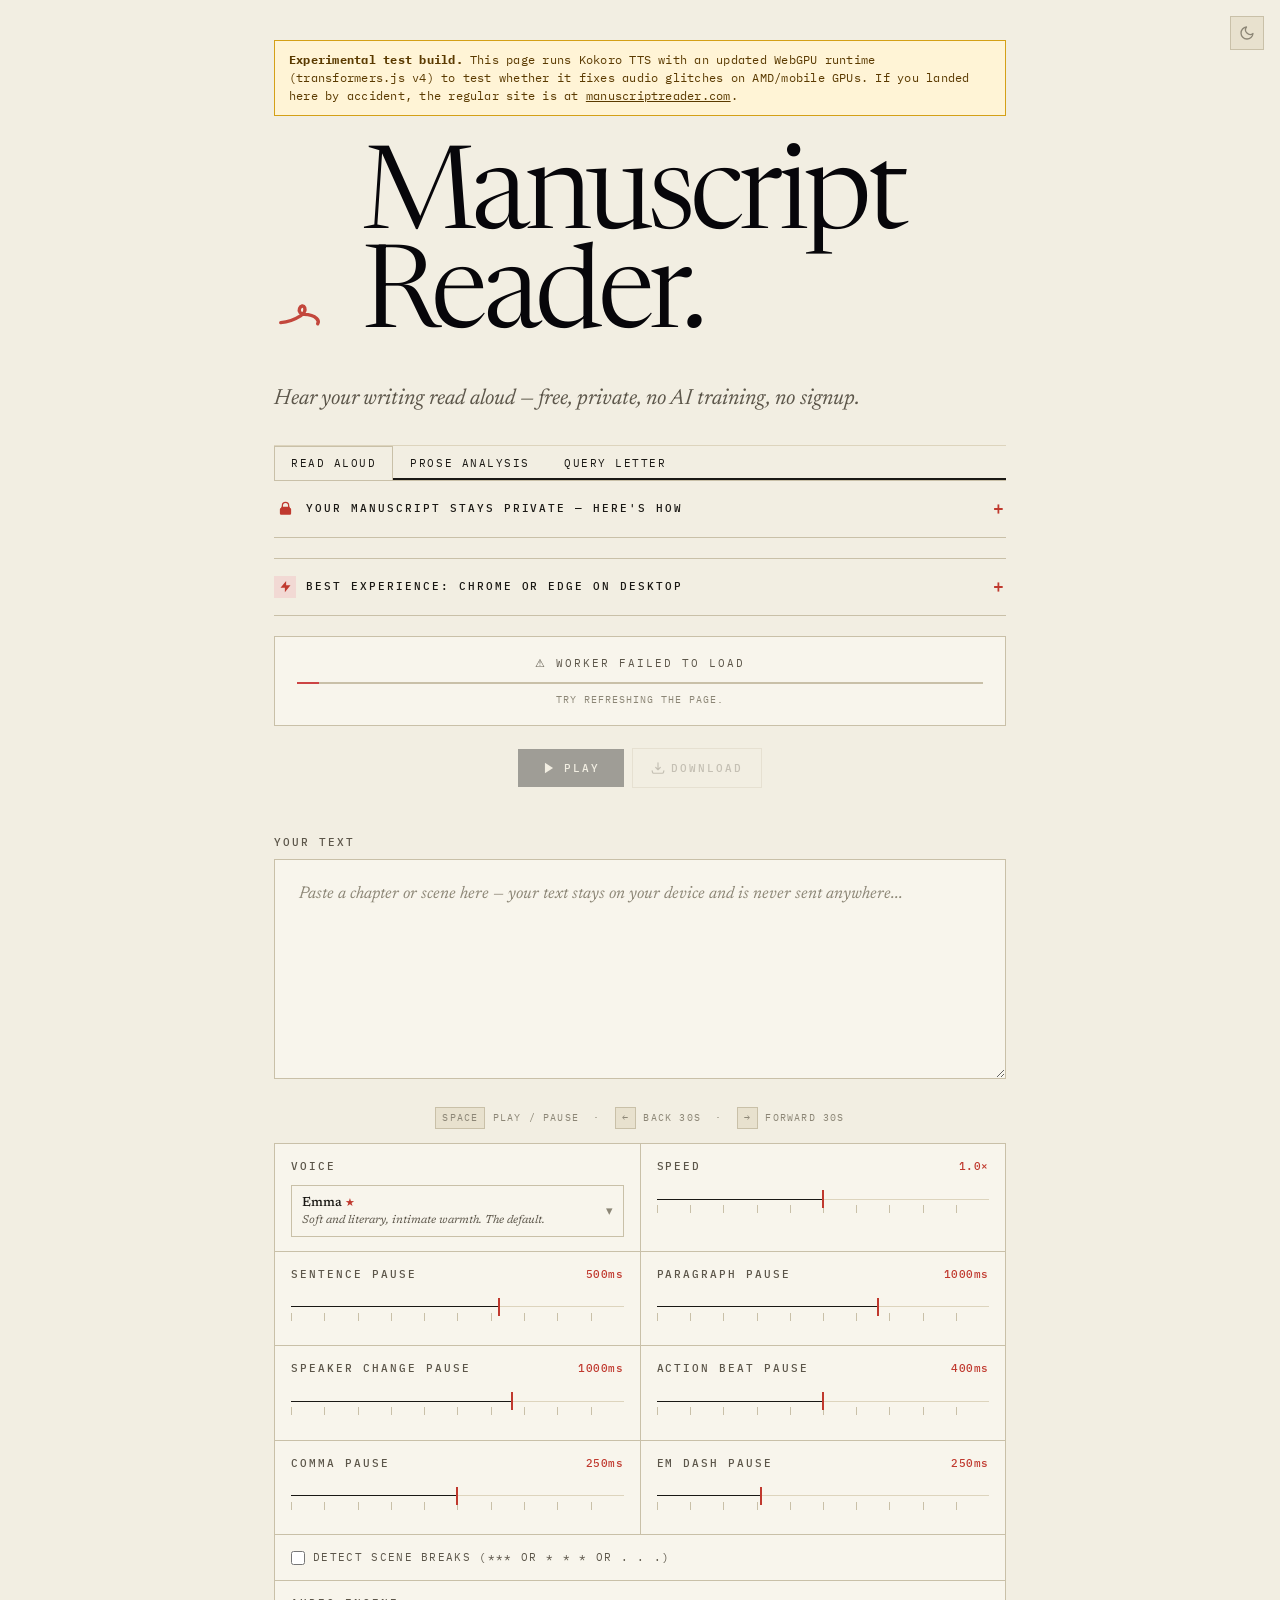
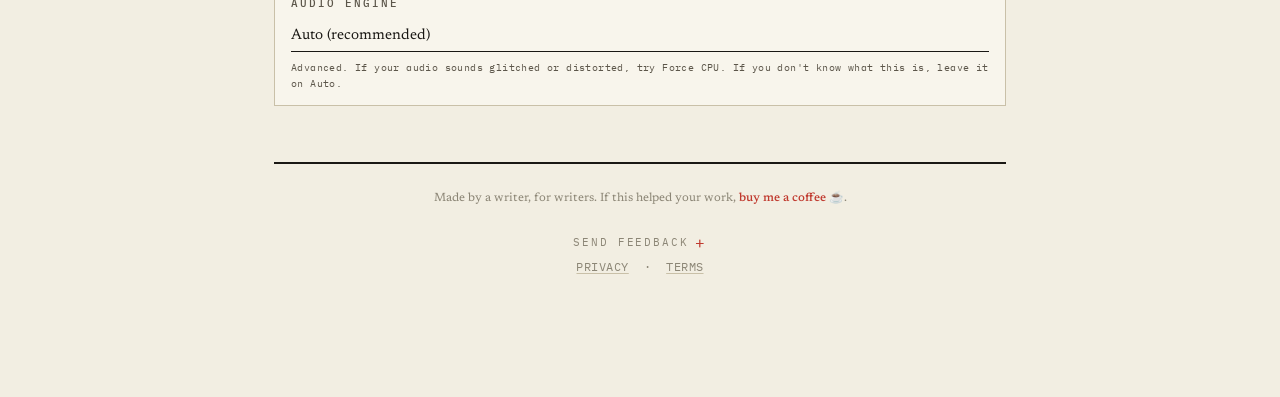
<file: index-v4-test.html>
<!DOCTYPE html>
<html lang="en">
<head>
<meta charset="UTF-8">
<meta name="viewport" content="width=device-width, initial-scale=1.0">
<title>[V4 TEST] Manuscript Reader — Experimental Build</title>
<meta name="robots" content="noindex,nofollow">
<meta name="description" content="Free, private text-to-speech for writers. Paste your manuscript, hear it read in a natural AI voice. No accounts, no uploads, no servers. Your words never leave your browser.">
<meta property="og:title" content="Manuscript Reader">
<meta property="og:description" content="Free, private text-to-speech for writers. Your words never leave your browser.">
<meta property="og:type" content="website">
<meta property="og:url" content="https://manuscriptreader.com">
<link rel="canonical" href="https://manuscriptreader.com">
<link rel="icon" href="favicon.ico" sizes="any">
<link rel="apple-touch-icon" href="apple-touch-icon.png">
<link rel="preconnect" href="https://fonts.googleapis.com">
<link rel="preconnect" href="https://fonts.gstatic.com" crossorigin>
<link href="https://fonts.googleapis.com/css2?family=Newsreader:ital,opsz,wght@0,6..72,300..800;1,6..72,300..800&family=IBM+Plex+Mono:ital,wght@0,300;0,400;0,500;0,600;1,400;1,500&display=swap" rel="stylesheet">
<style>


:root {
  --paper:        #F2EEE2;
  --paper-deep:   #E8E1CE;
  --paper-soft:   #F8F5EC;
  --rule:         #C9C0A8;
  --rule-soft:    #DDD4BD;
  --ink:          #1A1814;
  --ink-strong:   #07060A;
  --ink-muted:    #5C564A;
  --ink-faint:    #8C8676;
  --proof:        #C0392E;
  --proof-deep:   #8C2920;
  --proof-wash:   #F2D9D4;
  --indigo:       #1F3A6B;
  --warn:         #7A5C00;
  --warn-deep:    #5C4500;
  --warn-wash:    #FEF6D8;
  --t-mast:clamp(54px,9vw,132px);--t-h1:clamp(36px,5vw,64px);--t-h2:clamp(26px,3vw,38px);--t-h3:22px;--t-body:17px;--t-small:14px;--t-mono:12px;--t-caps:11px;--gut:clamp(20px,4vw,56px);--rule-w:1px;
  --serif:  "Newsreader", "Iowan Old Style", Charter, Georgia, serif;
  --mono:   "IBM Plex Mono", "JetBrains Mono", "SF Mono", ui-monospace, monospace;
}

@media (prefers-color-scheme: dark) {
  :root:not([data-theme="light"]) {
    --paper:      #15140F;
    --paper-deep: #0E0D0A;
    --paper-soft: #1D1B16;
    --rule:       #34302A;
    --rule-soft:  #232019;
    --ink:        #ECE3CE;
    --ink-strong: #FFFAEC;
    --ink-muted:  #948D7C;
    --ink-faint:  #5F5A4F;
    --proof:      #E16653;
    --proof-deep: #C04435;
    --proof-wash: #2A1714;
    --indigo:     #88A8DD;
    --warn:       #D4A017;
    --warn-deep:  #B8860B;
    --warn-wash:  #2A2410;
  }
}

[data-theme="dark"] {
  --paper:      #15140F;
  --paper-deep: #0E0D0A;
  --paper-soft: #1D1B16;
  --rule:       #34302A;
  --rule-soft:  #232019;
  --ink:        #ECE3CE;
  --ink-strong: #FFFAEC;
  --ink-muted:  #948D7C;
  --ink-faint:  #5F5A4F;
  --proof:      #E16653;
  --proof-deep: #C04435;
  --proof-wash: #2A1714;
  --indigo:     #88A8DD;
  --warn:       #D4A017;
  --warn-deep:  #B8860B;
  --warn-wash:  #2A2410;
}

*, *::before, *::after { box-sizing: border-box; }
html { -webkit-text-size-adjust: 100%; }
* { margin: 0; padding: 0; }

body {
  font-family: var(--serif);
  background: var(--paper);
  color: var(--ink);
  min-height: 100vh;
  font-size: 17px;
  line-height: 1.55;
  font-feature-settings: "ss01","onum","kern";
  text-rendering: optimizeLegibility;
  -webkit-font-smoothing: antialiased;
}

body::before {
  content: "";
  position: fixed; inset: 0;
  pointer-events: none;
  z-index: 9999;
  opacity: 0.04;
  background-image: url("data:image/svg+xml,%3Csvg viewBox='0 0 256 256' xmlns='http://www.w3.org/2000/svg'%3E%3Cfilter id='n'%3E%3CfeTurbulence type='fractalNoise' baseFrequency='0.9' numOctaves='4' stitchTiles='stitch'/%3E%3C/filter%3E%3Crect width='100%25' height='100%25' filter='url(%23n)' opacity='0.03'/%3E%3C/svg%3E");
}

::selection { background: var(--proof); color: var(--paper); }

.app {
  position: relative;
  z-index: 1;
  max-width: 780px;
  margin: 0 auto;
  padding: 40px 24px 120px;
}


.header {
  text-align: center;
  margin-bottom: 28px;
  padding-bottom: 20px;
  border-bottom: 2px solid var(--ink);
  animation: fadeDown 0.5s ease;
}

.header-logo { display: none; }

.header h1 {
  font-family: var(--serif);
  font-weight: 350;
  font-size: clamp(34px, 8vw, 68px);
  letter-spacing: -0.03em;
  line-height: 1.0;
  color: var(--ink-strong);
  margin-bottom: 12px;
}

.header p {
  font-family: var(--serif);
  font-style: italic;
  font-size: 17px;
  color: var(--ink-muted);
}

.beta-badge {
  display: inline-block;
  font-family: var(--mono);
  font-size: 9px;
  font-weight: 500;
  letter-spacing: 0.2em;
  text-transform: uppercase;
  color: var(--paper);
  background: var(--proof);
  padding: 3px 7px;
  vertical-align: middle;
  margin-left: 10px;
  position: relative;
  top: -4px;
}

.header .badge {
  display: inline-block;
  margin-top: 8px;
  font-family: var(--mono);
  font-size: 10px;
  font-weight: 500;
  letter-spacing: 0.18em;
  text-transform: uppercase;
  color: var(--proof);
  border: 1px solid var(--proof);
  padding: 3px 10px;
}

.version {
  margin-top: 10px;
  font-family: var(--mono);
  font-size: 10px;
  letter-spacing: 0.1em;
  color: var(--ink-faint);
}


.site-nav {
  text-align: center;
  margin-bottom: 24px;
  padding: 10px 0;
  border-bottom: 1px solid var(--rule-soft);
}

.site-nav a {
  font-family: var(--mono);
  font-size: 11px;
  font-weight: 500;
  letter-spacing: 0.18em;
  text-transform: uppercase;
  color: var(--ink-muted);
  text-decoration: none;
  margin: 0 14px;
  transition: color 0.15s;
}

.site-nav a:hover { color: var(--ink); }
.site-nav a.active { color: var(--proof); }
.site-nav a.active::before { content: "\25B8  "; }


.safari-warning,
.mobile-warning {
  display: none;
  border: 1px solid var(--warn);
  padding: 12px 16px;
  margin-bottom: 14px;
  font-family: var(--serif);
  font-size: 15px;
  line-height: 1.6;
  color: var(--warn-deep);
  background: var(--warn-wash);
}

.safari-warning strong { color: var(--ink-strong); font-weight: 500; }
.mobile-warning strong { color: var(--warn-deep); font-weight: 600; }

.safari-warning a {
  color: var(--ink);
  text-decoration: underline;
  text-decoration-thickness: 1px;
  text-decoration-color: var(--rule);
  text-underline-offset: 2px;
}

.safari-warning .dismiss-btn {
  position: absolute;
  top: 10px; right: 12px;
  background: none; border: none;
  font-size: 1.2rem;
  cursor: pointer;
  color: var(--ink-faint);
  line-height: 1; padding: 0 4px;
}

.safari-warning .dismiss-btn:hover { color: var(--proof); }


.privacy-banner {
  border-top: 1px solid var(--rule);
  border-bottom: 1px solid var(--rule);
  padding: 14px 0;
  margin-bottom: 20px;
  animation: fadeUp 0.4s ease 0.1s both;
}

.privacy-banner summary {
  cursor: pointer;
  list-style: none;
  display: flex;
  align-items: center;
  gap: 10px;
  font-family: var(--mono);
  font-size: 11px;
  font-weight: 500;
  letter-spacing: 0.18em;
  text-transform: uppercase;
  color: var(--ink);
}

.privacy-banner summary::-webkit-details-marker { display: none; }

.privacy-banner summary .lock-icon {
  display: inline-flex;
  align-items: center;
  justify-content: center;
  width: 22px; height: 22px;
  background: transparent;
  flex-shrink: 0;
}

.privacy-banner summary .lock-icon svg {
  width: 15px; height: 15px;
  fill: var(--proof);
}

.privacy-banner summary .arrow { margin-left: auto; font-size: 0; }
.privacy-banner summary .arrow::after {
  font-family: var(--mono);
  font-size: 18px;
  color: var(--proof);
  content: "+";
}
.privacy-banner[open] summary .arrow::after { content: "\2212"; }

.privacy-banner { transition: background 0.1s; }
.privacy-banner:hover { background: var(--paper-deep); }
.privacy-banner summary:hover { color: var(--proof); }
.privacy-banner summary:hover .arrow::after { color: var(--proof-deep); }

.privacy-points {
  margin-top: 14px;
  padding-top: 14px;
  border-top: 1px solid var(--rule-soft);
  display: grid;
  grid-template-columns: 1fr 1fr;
  gap: 14px;
}

@media (max-width: 560px) { .privacy-points { grid-template-columns: 1fr; } }

.privacy-point { display: flex; gap: 10px; align-items: flex-start; }

.privacy-point .check {
  color: var(--proof);
  font-family: var(--mono);
  font-size: 12px;
  line-height: 1.6;
  flex-shrink: 0;
}

.privacy-point p {
  font-family: var(--serif);
  font-style: italic;
  font-size: 14px;
  line-height: 1.55;
  color: var(--ink-muted);
}

.privacy-point strong { font-style: normal; color: var(--ink); font-weight: 500; }


.model-status {
  border: 1px solid var(--rule);
  padding: 18px 22px;
  margin-bottom: 22px;
  text-align: center;
  background: var(--paper-soft);
  animation: fadeUp 0.4s ease;
}

.model-status.ready { border-color: var(--proof); }

.model-status .status-text {
  font-family: var(--mono);
  font-size: 11px;
  letter-spacing: 0.18em;
  text-transform: uppercase;
  color: var(--ink-muted);
  margin-bottom: 8px;
}

.model-status .status-text.ready-text { color: var(--proof); }

.model-progress { width: 100%; height: 2px; background: var(--rule); margin-top: 10px; }

.model-progress-fill {
  height: 100%; width: 0%;
  background: var(--ink-muted);
  transition: width 0.3s;
}

.model-progress-fill.ready { background: var(--proof); }

.model-detail {
  font-family: var(--mono);
  font-size: 10px;
  letter-spacing: 0.1em;
  text-transform: uppercase;
  color: var(--ink-faint);
  margin-top: 8px;
}

.spinner {
  display: inline-block;
  width: 14px; height: 14px;
  border: 1px solid var(--rule);
  border-top-color: var(--ink-muted);
  border-radius: 50%;
  animation: spin 0.8s linear infinite;
  vertical-align: middle;
  margin-right: 8px;
}

@keyframes spin { to { transform: rotate(360deg); } }

.sound-wave {
  display: inline-flex;
  align-items: center;
  gap: 2px;
  height: 14px;
  margin-right: 8px;
}

.sound-wave .bar {
  width: 2px; height: 100%;
  background: currentColor;
  animation: soundWave 1s ease-in-out infinite;
}

.sound-wave .bar:nth-child(1) { animation-delay: 0s; }
.sound-wave .bar:nth-child(2) { animation-delay: 0.15s; }
.sound-wave .bar:nth-child(3) { animation-delay: 0.3s; }
.sound-wave .bar:nth-child(4) { animation-delay: 0.45s; }

@keyframes soundWave {
  0%, 100% { transform: scaleY(0.3); }
  50%       { transform: scaleY(1); }
}


.input-area {
  position: relative;
  margin-bottom: 18px;
  animation: fadeUp 0.5s ease 0.1s both;
}

.input-area label {
  display: block;
  font-family: var(--mono);
  font-size: 11px;
  font-weight: 500;
  letter-spacing: 0.18em;
  text-transform: uppercase;
  color: var(--ink-muted);
  margin-bottom: 8px;
}

#manuscript {
  width: 100%;
  min-height: 220px;
  max-height: 400px;
  padding: 20px 24px;
  font-family: var(--serif);
  font-size: 17px;
  line-height: 1.8;
  color: var(--ink);
  background: var(--paper-soft);
  border: 1px solid var(--rule);
  border-radius: 0;
  resize: vertical;
  outline: none;
  transition: border-color 0.15s;
}

#manuscript:focus { border-color: var(--ink); }
#manuscript::placeholder { color: var(--ink-faint); font-style: italic; }


.reading-view {
  background: var(--paper-soft);
  border: 1px solid var(--rule);
  padding: 28px 32px;
  margin-bottom: 18px;
  max-height: 55vh;
  overflow-y: auto;
  display: none;
  scroll-behavior: smooth;
  position: relative;
}

.reading-view.active { display: block; animation: fadeUp 0.3s ease; }
.reading-view.preparing { overflow: hidden; }

.preparing-overlay {
  position: absolute; inset: 0;
  background: var(--paper-soft);
  display: flex;
  flex-direction: column;
  align-items: center;
  justify-content: center;
  z-index: 10;
  gap: 14px;
}

.preparing-overlay .large-spinner {
  width: 36px; height: 36px;
  border: 2px solid var(--rule);
  border-top-color: var(--ink-muted);
  border-radius: 50%;
  animation: spin 0.8s linear infinite;
}

.preparing-overlay .preparing-text {
  font-family: var(--mono);
  font-size: 11px;
  letter-spacing: 0.18em;
  text-transform: uppercase;
  color: var(--ink-muted);
}

.preparing-overlay .preparing-detail {
  font-family: var(--mono);
  font-size: 10px;
  letter-spacing: 0.1em;
  color: var(--ink-faint);
}

.reading-view .sentence {
  font-family: var(--serif);
  font-size: 17px;
  line-height: 1.8;
  color: var(--ink-muted);
  transition: color 0.2s, background 0.2s;
  padding: 1px 2px;
  cursor: pointer;
}

.reading-view .sentence.spoken   { color: var(--ink-faint); }
.reading-view .sentence.active   { color: var(--ink-strong); background: var(--proof-wash); }
.reading-view .sentence.upcoming { color: var(--ink); }
.reading-view .sentence.generating {
  color: var(--ink);
  background: var(--paper-deep);
  animation: pulse 1.5s ease infinite;
}

@keyframes pulse {
  0%, 100% { opacity: 1; }
  50%       { opacity: 0.65; }
}

.reading-view .scene-break {
  display: block;
  text-align: center;
  color: var(--ink-faint);
  font-family: var(--serif);
  font-size: 14px;
  letter-spacing: 0.3em;
  padding: 1.2em 0;
}

.reading-view .paragraph-break { display: block; height: 1em; }
.reading-view.preparing .sentence { cursor: default; pointer-events: none; }


.controls-row {
  display: flex;
  gap: 8px;
  align-items: center;
  justify-content: center;
  flex-wrap: wrap;
  margin-bottom: 12px;
  animation: fadeUp 0.5s ease 0.15s both;
}

.play-btn {
  display: inline-flex;
  align-items: center;
  gap: 8px;
  padding: 12px 24px;
  background: var(--ink-strong);
  color: var(--paper);
  border: none;
  border-radius: 0;
  font-family: var(--mono);
  font-size: 11px;
  font-weight: 500;
  letter-spacing: 0.2em;
  text-transform: uppercase;
  cursor: pointer;
  transition: background 0.15s, transform 0.1s;
}

.play-btn:hover  { background: var(--proof); }
.play-btn:active { transform: translateY(1px); }
.play-btn:disabled { opacity: 0.35; cursor: not-allowed; transform: none; }
.play-btn svg { width: 14px; height: 14px; fill: currentColor; }
.play-btn.loading { pointer-events: none; }

.play-btn.loading .spinner-inline {
  display: inline-block;
  width: 12px; height: 12px;
  border: 1px solid rgba(255,255,255,0.3);
  border-top-color: white;
  border-radius: 50%;
  animation: spin 0.8s linear infinite;
  margin-right: 6px;
}

.clear-btn {
  display: inline-flex;
  align-items: center;
  gap: 6px;
  padding: 12px 18px;
  background: transparent;
  color: var(--ink-muted);
  border: 1px solid var(--rule);
  border-radius: 0;
  font-family: var(--mono);
  font-size: 11px;
  font-weight: 500;
  letter-spacing: 0.18em;
  text-transform: uppercase;
  cursor: pointer;
  transition: background 0.15s, color 0.15s, border-color 0.15s;
}

.clear-btn:hover {
  background: var(--ink-strong);
  color: var(--paper);
  border-color: var(--ink-strong);
}

.skip-btn {
  display: inline-flex;
  align-items: center;
  justify-content: center;
  width: 44px; height: 44px;
  background: transparent;
  color: var(--ink-muted);
  border: 1px solid var(--rule);
  border-radius: 0;
  cursor: pointer;
  transition: background 0.15s, color 0.15s;
}

.skip-btn:hover:not(:disabled) { background: var(--ink-strong); color: var(--paper); }
.skip-btn:disabled { opacity: 0.3; cursor: not-allowed; }
.skip-btn svg { width: 20px; height: 20px; }

.download-btn {
  display: inline-flex;
  align-items: center;
  gap: 6px;
  padding: 12px 18px;
  background: transparent;
  color: var(--ink-muted);
  border: 1px solid var(--rule);
  border-radius: 0;
  font-family: var(--mono);
  font-size: 11px;
  font-weight: 500;
  letter-spacing: 0.18em;
  text-transform: uppercase;
  cursor: pointer;
  transition: background 0.15s, color 0.15s, border-color 0.15s;
}

.download-btn:hover:not(:disabled) {
  background: var(--ink-strong);
  color: var(--paper);
  border-color: var(--ink-strong);
}
.download-btn:disabled { opacity: 0.3; cursor: not-allowed; }
.download-btn svg { width: 14px; height: 14px; fill: none; stroke: currentColor; stroke-width: 2; stroke-linecap: round; stroke-linejoin: round; }
.download-btn.loading { pointer-events: none; }

.download-btn.loading .spinner-inline {
  display: inline-block;
  width: 12px; height: 12px;
  border: 1px solid var(--rule);
  border-top-color: var(--ink-muted);
  border-radius: 50%;
  animation: spin 0.8s linear infinite;
  margin-right: 6px;
}


.download-modal {
  position: fixed; inset: 0;
  background: rgba(0,0,0,0.6);
  display: flex;
  align-items: center;
  justify-content: center;
  z-index: 1000;
}

.download-modal-content {
  background: var(--paper);
  border: 1px solid var(--rule);
  padding: 32px 40px;
  max-width: 420px;
  width: 90%;
  text-align: center;
}

.download-modal h3 {
  font-family: var(--serif);
  font-size: 22px;
  font-weight: 450;
  letter-spacing: -0.01em;
  color: var(--ink-strong);
  margin-bottom: 8px;
}

.download-modal .download-status {
  font-family: var(--mono);
  font-size: 11px;
  letter-spacing: 0.15em;
  text-transform: uppercase;
  color: var(--ink-muted);
  margin-bottom: 16px;
}

.download-modal .download-progress {
  width: 100%; height: 2px;
  background: var(--rule);
  margin-bottom: 12px;
}

.download-modal .download-progress-fill {
  height: 100%; width: 0%;
  background: var(--proof);
  transition: width 0.3s;
}

.download-modal .download-detail {
  font-family: var(--mono);
  font-size: 10px;
  letter-spacing: 0.1em;
  color: var(--ink-faint);
}

.download-modal .cancel-btn {
  margin-top: 20px;
  padding: 8px 20px;
  background: transparent;
  color: var(--ink-muted);
  border: 1px solid var(--rule);
  border-radius: 0;
  font-family: var(--mono);
  font-size: 11px;
  letter-spacing: 0.15em;
  text-transform: uppercase;
  cursor: pointer;
  transition: all 0.15s;
}

.download-modal .cancel-btn:hover {
  background: var(--ink-strong);
  color: var(--paper);
  border-color: var(--ink-strong);
}


.settings {
  display: grid;
  grid-template-columns: 1fr 1fr;
  gap: 1px;
  margin-bottom: 14px;
  animation: fadeUp 0.5s ease 0.2s both;
  background: var(--rule);
  border: 1px solid var(--rule);
  transition: opacity 0.2s;
}

.settings.collapsed { display: none; }
.settings .setting.full-width { grid-column: 1 / -1; }

@media (max-width: 560px) { .settings { grid-template-columns: 1fr; } }

.setting { background: var(--paper-soft); padding: 14px 16px; }

.setting-label {
  display: flex;
  justify-content: space-between;
  align-items: center;
  margin-bottom: 10px;
}

.setting-label span {
  font-family: var(--mono);
  font-size: 11px;
  font-weight: 500;
  letter-spacing: 0.18em;
  text-transform: uppercase;
  color: var(--ink-muted);
}

.setting-label .value {
  font-family: var(--mono);
  font-size: 11px;
  letter-spacing: 0.05em;
  text-transform: none;
  color: var(--proof);
  font-feature-settings: "tnum";
}


select {
  width: 100%;
  padding: 6px 0 8px;
  font-family: var(--serif);
  font-size: 15px;
  color: var(--ink);
  background: transparent;
  border: 0;
  border-bottom: 1px solid var(--ink);
  outline: none;
  cursor: pointer;
  border-radius: 0;
  -webkit-appearance: none;
  appearance: none;
}

select:focus { border-bottom-color: var(--proof); }


input[type="range"] {
  -webkit-appearance: none;
  appearance: none;
  width: 100%;
  height: 28px;
  background:
    repeating-linear-gradient(
      to right,
      var(--rule) 0 1px,
      transparent 1px 10%
    ) 0 100% / 100% 8px no-repeat,
    linear-gradient(
      to right,
      var(--ink) 0 var(--p, 50%),
      var(--rule-soft) var(--p, 50%) 100%
    ) 0 50% / 100% 1px no-repeat;
  cursor: pointer;
  outline: none;
}

input[type="range"]::-webkit-slider-thumb {
  -webkit-appearance: none;
  appearance: none;
  width: 2px; height: 18px;
  background: var(--proof);
  border-radius: 0;
  cursor: pointer;
}

input[type="range"]::-moz-range-thumb {
  width: 2px; height: 18px;
  background: var(--proof);
  border-radius: 0;
  border: none;
  cursor: pointer;
}

.setting-toggle { display: flex; align-items: center; gap: 8px; cursor: pointer; }

.setting-toggle input[type="checkbox"] {
  accent-color: var(--proof);
  width: 14px; height: 14px;
  cursor: pointer;
}

.setting-toggle span {
  font-family: var(--mono);
  font-size: 11px;
  letter-spacing: 0.12em;
  text-transform: uppercase;
  color: var(--ink-muted);
}

.setting .sub-toggle {
  margin-top: 10px;
  padding-top: 10px;
  border-top: 1px solid var(--rule-soft);
}


.audio-engine-hint, .audio-engine-reload {
  margin: 8px 0 0;
  font-family: var(--mono);
  font-size: 10px;
  letter-spacing: 0.04em;
  color: var(--ink-muted);
  line-height: 1.55;
}
.audio-engine-reload { color: var(--proof); }
.audio-engine-reload a { color: var(--proof); border-bottom: 1px dotted var(--proof); }


.progress-wrap { margin: 14px 0 8px; display: none; }
.progress-wrap.active { display: block; }
.progress-bar { width: 100%; height: 2px; background: var(--rule); }

.progress-fill { height: 100%; width: 0%; background: var(--proof); transition: width 0.3s; }

.progress-info {
  display: flex;
  justify-content: space-between;
  font-family: var(--mono);
  font-size: 10px;
  letter-spacing: 0.12em;
  text-transform: uppercase;
  color: var(--ink-faint);
  margin-top: 6px;
}


.status {
  text-align: center;
  font-family: var(--mono);
  font-size: 11px;
  letter-spacing: 0.12em;
  text-transform: uppercase;
  color: var(--ink-faint);
  margin-top: 6px;
  margin-bottom: 14px;
  min-height: 20px;
}

.status.error { color: var(--proof); font-weight: 500; }

.kbd-hint {
  text-align: center;
  font-family: var(--mono);
  font-size: 10px;
  letter-spacing: 0.12em;
  text-transform: uppercase;
  color: var(--ink-faint);
  margin: 6px 0 14px;
}

kbd {
  display: inline-block;
  padding: 2px 6px;
  background: var(--paper-deep);
  border: 1px solid var(--rule);
  border-radius: 0;
  font-family: var(--mono);
  font-size: 10px;
}

@keyframes fadeDown {
  from { opacity: 0; transform: translateY(-10px); }
  to   { opacity: 1; transform: translateY(0); }
}

@keyframes fadeUp {
  from { opacity: 0; transform: translateY(8px); }
  to   { opacity: 1; transform: translateY(0); }
}

.reading-view::-webkit-scrollbar { width: 4px; }
.reading-view::-webkit-scrollbar-track { background: transparent; }
.reading-view::-webkit-scrollbar-thumb { background: var(--rule); }

.hidden { display: none !important; }


.footer {
  margin-top: 56px;
  padding-top: 24px;
  border-top: 2px solid var(--ink);
  animation: fadeUp 0.5s ease 0.3s both;
}

.footer p { font-size: 0.74rem; line-height: 1.7; color: var(--ink-faint); }

.support-line {
  font-family: var(--serif);
  font-style: italic;
  font-size: 17px;
  color: var(--ink-muted);
  text-align: center;
  line-height: 1.7;
}

.support-line a {
  font-style: normal;
  color: var(--ink);
  text-decoration: underline;
  text-decoration-thickness: 1px;
  text-underline-offset: 3px;
  text-decoration-color: var(--rule);
  transition: color 0.15s, text-decoration-color 0.15s;
}

.support-line a:hover { color: var(--proof-deep); text-decoration-color: var(--proof); }

.feedback-details {
  margin-top: 22px;
  text-align: center;
}

.feedback-details summary {
  font-family: var(--mono);
  font-size: 11px;
  letter-spacing: 0.18em;
  text-transform: uppercase;
  color: var(--ink-faint);
  cursor: pointer;
  list-style: none;
  display: inline-flex;
  align-items: center;
  gap: 6px;
}

.feedback-details summary::-webkit-details-marker { display: none; }
.feedback-details summary:hover { color: var(--ink); }
.feedback-details summary::after { content: "+"; font-family: var(--mono); font-size: 16px; color: var(--proof); }
.feedback-details[open] summary::after { content: "\2212"; }

.feedback {
  margin-top: 16px;
  text-align: left;
  max-width: 420px;
  margin-left: auto; margin-right: auto;
}

.feedback textarea {
  width: 100%;
  min-height: 70px;
  padding: 10px 12px;
  font-family: var(--serif);
  font-size: 15px;
  line-height: 1.55;
  color: var(--ink);
  background: var(--paper-soft);
  border: 1px solid var(--rule);
  border-radius: 0;
  resize: vertical;
  outline: none;
  transition: border-color 0.15s;
}

.feedback textarea:focus { border-color: var(--proof); }
.feedback textarea::placeholder { color: var(--ink-faint); font-style: italic; }

.feedback-row { display: flex; gap: 8px; margin-top: 8px; align-items: center; }

.feedback-row input[type="email"] {
  flex: 1;
  padding: 7px 0 8px;
  font-family: var(--serif);
  font-size: 15px;
  color: var(--ink);
  background: transparent;
  border: 0;
  border-bottom: 1px solid var(--ink);
  outline: none;
  transition: border-color 0.15s;
  border-radius: 0;
}

.feedback-row input[type="email"]:focus { border-bottom-color: var(--proof); }
.feedback-row input[type="email"]::placeholder { color: var(--ink-faint); font-style: italic; }

.send-btn {
  padding: 9px 18px;
  background: var(--ink-strong);
  color: var(--paper);
  border: none;
  border-radius: 0;
  font-family: var(--mono);
  font-size: 11px;
  font-weight: 500;
  letter-spacing: 0.2em;
  text-transform: uppercase;
  cursor: pointer;
  transition: background 0.15s;
  white-space: nowrap;
}

.send-btn:hover { background: var(--proof); }
.send-btn:disabled { opacity: 0.35; cursor: not-allowed; }

.feedback-sent {
  display: none;
  text-align: center;
  padding: 12px 0;
  font-family: var(--mono);
  font-size: 11px;
  letter-spacing: 0.18em;
  text-transform: uppercase;
  color: var(--proof);
}

.footer-meta { font-family: var(--mono); font-size: 0.65rem; color: var(--ink-faint); text-align: center; letter-spacing: 0.04em; text-transform: uppercase; }
.footer-meta a { color: var(--ink-faint); text-decoration: underline; text-decoration-color: var(--rule); text-underline-offset: 2px; }
.footer-meta a:hover { color: var(--ink-muted); }
.footer-coffee { font-family: var(--serif); font-size: 0.95rem; color: var(--ink-muted); text-align: center; margin-bottom: 12px; }
.footer-coffee a { color: var(--proof); text-decoration: none; font-weight: 500; }
.footer-coffee a:hover { text-decoration: underline; }


.theme-toggle {
  position: fixed;
  top: 16px; right: 16px;
  background: var(--paper-deep);
  border: 1px solid var(--rule);
  border-radius: 0;
  width: 34px; height: 34px;
  display: flex;
  align-items: center;
  justify-content: center;
  cursor: pointer;
  transition: background 0.15s, color 0.15s;
  color: var(--ink-faint);
  z-index: 100;
}

.theme-toggle:hover { background: var(--paper); color: var(--ink); }

.theme-toggle svg {
  width: 16px; height: 16px;
  fill: none;
  stroke: currentColor;
  stroke-width: 2;
  stroke-linecap: round;
  stroke-linejoin: round;
}

.masthead{padding:18px 0 0;border-bottom:2px solid var(--ink);}
.wordmark{position:relative;display:flex;align-items:flex-end;gap:clamp(16px,3vw,36px);flex-wrap:wrap;padding-bottom:22px;}
.wordmark .name{font-family:var(--serif);font-weight:350;font-size:var(--t-mast);line-height:0.86;letter-spacing:-0.04em;color:var(--ink-strong);font-feature-settings:"ss01","lnum";}
.wordmark .name em{font-style:italic;font-weight:350;}
.caret{position:relative;display:inline-block;}
.wordmark .gloss{flex:1;min-width:220px;align-self:flex-end;padding-bottom:0.3em;}
.wordmark-logo{height:52px;width:auto;align-self:flex-end;margin-bottom:6px;opacity:0.92;flex-shrink:0;}
.gloss-writer{font-family:var(--serif);font-weight:600;font-size:var(--t-h3);line-height:1.2;color:var(--ink-strong);margin-bottom:4px;}
.gloss-desc{font-style:italic;font-size:var(--t-h3);line-height:1.25;color:var(--ink-muted);margin-bottom:4px;}
.gloss-trust{font-family:var(--mono);font-size:var(--t-caps);letter-spacing:0.04em;color:var(--ink-faint);line-height:1.5;}

.mast-nav{margin-top:0;border-top:1px solid var(--rule-soft);}
.mast-nav .links{display:flex;gap:0;}
.mast-nav a{font-family:var(--mono);font-size:var(--t-caps);letter-spacing:0.14em;text-transform:uppercase;text-decoration:none;color:var(--ink);padding:8px 16px;border:1px solid transparent;border-bottom:none;margin-bottom:-2px;display:inline-block;}
.mast-nav a:hover{color:var(--proof);text-decoration:none;}
.mast-nav a.current{color:var(--ink);border-color:var(--rule);border-bottom-color:var(--paper);background:var(--paper);}
.mast-nav a.current::before{content:none;}
::selection{background:var(--proof);color:var(--paper);}




.voice-cast { margin-top: 6px; }
.voice-picker { border: 1px solid var(--rule); }
.voice-selected {
  display: flex; align-items: center; gap: 8px;
  padding: 7px 10px; cursor: pointer;
  background: var(--paper-soft); user-select: none; transition: background 0.1s;
}
.voice-selected:hover { background: var(--paper-deep); }
.vs-info { flex: 1; min-width: 0; }
.vs-name { font-family: var(--serif); font-size: 0.82rem; font-weight: 500; color: var(--ink); }
.vs-desc { font-style: italic; font-size: 0.70rem; color: var(--ink-muted); line-height: 1.3; margin-top: 1px; }
.vs-chevron { font-family: var(--mono); font-size: 13px; color: var(--ink-faint); flex-shrink: 0; transition: transform 0.15s; }
.voice-picker.open .vs-chevron { transform: rotate(180deg); }
.voice-dropdown { display: none; border-top: 1px solid var(--rule); max-height: 240px; overflow-y: auto; }
.voice-picker.open .voice-dropdown { display: block; }
.voice-group-label {
  font-family: var(--mono); font-size: 0.65rem; text-transform: uppercase;
  letter-spacing: 0.1em; color: var(--ink-faint);
  padding: 10px 0 6px; border-bottom: 1px solid var(--rule-soft);
}
.voice-row {
  display: grid; grid-template-columns: 1fr auto;
  gap: 8px; align-items: center;
  padding: 6px 4px; border-bottom: 1px solid var(--rule-soft);
  cursor: pointer; transition: background 0.12s;
}
.voice-row:hover { background: var(--paper-deep); margin: 0 -4px; padding: 9px 8px; }
.voice-row.selected .voice-name { color: var(--proof); }
.voice-row.selected .voice-name::before { content: "\25B8\00a0"; }
.voice-name {
  font-family: var(--serif); font-size: 0.82rem; font-weight: 500;
  color: var(--ink); margin-bottom: 1px;
}
.voice-star { color: var(--proof); font-size: 0.7rem; }
.voice-desc {
  font-style: italic; font-size: 0.70rem;
  color: var(--ink-muted); line-height: 1.3;
}
.voice-preview-btn {
  background: transparent; border: 1px solid var(--rule);
  padding: 4px 9px; font-family: var(--mono); font-size: 0.65rem;
  color: var(--ink-faint); cursor: pointer; flex-shrink: 0;
  transition: all 0.15s; letter-spacing: 0.05em;
}
.voice-preview-btn:hover { border-color: var(--proof); color: var(--proof); }
.voice-preview-btn.active { border-color: var(--ink); color: var(--ink); }
.voice-preview-btn:disabled { opacity: 0.35; cursor: default; }

</style>
</head>
<body>
<script>
(function() {
  const stored = localStorage.getItem("theme");
  if (stored) {
    document.documentElement.setAttribute("data-theme", stored);
  }
})();
</script>
<script>
window.SITE_VERSIONS = {
  kokoroModel: "v1.0",
  kokoroJs: "1.2.1"
};

document.addEventListener("DOMContentLoaded", function() {
  var el = document.getElementById("footerMeta");
  if (el) {
    el.innerHTML = 'Voice: <a href="https://github.com/hexgrad/kokoro" target="_blank" rel="noopener">Kokoro</a>' + " (Apache 2.0) · " + window.SITE_VERSIONS.kokoroModel + " · kokoro-js " + window.SITE_VERSIONS.kokoroJs;
  }
});

if (/Safari/.test(navigator.userAgent) && !/Chrome|Chromium|Edg|OPR|Brave/.test(navigator.userAgent)) {
  document.addEventListener("DOMContentLoaded", function() {
    var el = document.getElementById("safariWarning");
    if (el) el.style.display = "block";
  });
}

(function() {
  var ua = navigator.userAgent;
  var isMobile = /Android|webOS|iPhone|iPad|iPod|BlackBerry|IEMobile|Opera Mini/i.test(ua);
  var isSafari = /Safari/.test(ua) && !/Chrome|Chromium|Edg|OPR|Brave/.test(ua);
  if (isMobile && !isSafari) {
    document.addEventListener("DOMContentLoaded", function() {
      var el = document.getElementById("mobileWarning");
      if (el) el.style.display = "block";
    });
  }
})();
</script>
<div class="app">
  <div class="safari-warning" id="safariWarning">
    <button class="dismiss-btn" onclick="document.getElementById('safariWarning').style.display='none'" aria-label="Dismiss">&times;</button>
    <strong>Safari is not supported.</strong> The voice model fails to load in Safari. Please try <strong>Chrome</strong>, <strong>Edge</strong>, or <strong>Arc</strong> for the best experience, or <strong>Firefox</strong> as an alternative.
  </div>

  <div class="mobile-warning" id="mobileWarning">
    <strong>Mobile browsers work, but this tool isn't optimised for them.</strong>
    The voice model (~90 MB) must download before playback can begin — expect a wait on a mobile connection.
    Audio generation is CPU-only on mobile, so it's slower than desktop and will drain your battery during long sessions.
    For the best experience, use <strong>Chrome or Edge on a desktop or laptop</strong>.
  </div>
  <button class="theme-toggle" id="themeToggle" aria-label="Toggle dark mode" title="Toggle dark mode">
    <svg id="themeIcon" viewBox="0 0 24 24"></svg>
  </button>
  <div style="background:#fff4d6;border:1px solid #d4a017;color:#5a3a00;padding:10px 14px;margin:0 0 18px;font-family:var(--mono,monospace);font-size:12px;line-height:1.5;letter-spacing:0.02em;">
    <strong>Experimental test build.</strong> This page runs Kokoro TTS with an updated WebGPU runtime (transformers.js v4) to test whether it fixes audio glitches on AMD/mobile GPUs. If you landed here by accident, the regular site is at <a href="/" style="color:#5a3a00;text-decoration:underline;">manuscriptreader.com</a>.
  </div>
  <header class="masthead">
<div class="wordmark">
<img src="logo.svg" alt="" class="wordmark-logo" aria-hidden="true">
<div class="name">Manuscript<br>Reader<em>.</em></div>
<div class="gloss">
  <p class="gloss-desc">Hear your writing read aloud — free, private, no AI training, no signup.</p>
</div>
</div>
<nav class="mast-nav">
<div class="links">
<a href="index.html" class="current">Read&nbsp;Aloud</a>
<a href="lint.html">Prose&nbsp;Analysis</a>
<a href="query.html">Query&nbsp;Letter</a>
</div>
</nav>
</header>

  <details class="privacy-banner">
    <summary>
      <span class="lock-icon"><svg viewBox="0 0 24 24"><path d="M19 11H5a2 2 0 00-2 2v7a2 2 0 002 2h14a2 2 0 002-2v-7a2 2 0 00-2-2zm-1-2V7a6 6 0 10-12 0v2h-1v2h14V9h-1zm-10 0V7a4 4 0 118 0v2H8z"/></svg></span>
      Your manuscript stays private — here's how
      <span class="arrow" title="Click to expand">▸</span>
    </summary>
    <div class="privacy-points">
      <div class="privacy-point">
        <span class="check">✓</span>
        <p><strong>No servers.</strong> Your text is never uploaded anywhere. Everything runs inside your browser on your device.</p>
      </div>
      <div class="privacy-point">
        <span class="check">✓</span>
        <p><strong>No AI training.</strong> Your words are not used to train any model. The voice model is pre-trained and read-only.</p>
      </div>
      <div class="privacy-point">
        <span class="check">✓</span>
        <p><strong>No accounts or personal tracking.</strong> No logins, no cookies. We count page visits but don't know who you are or what you paste.</p>
      </div>
      <div class="privacy-point">
        <span class="check">✓</span>
        <p><strong>Nothing is saved.</strong> Close the tab and your text is gone. There is no database, no storage, no history.</p>
      </div>
    </div>
  </details>

  <details class="privacy-banner browser-hint">
    <summary>
      <span class="lock-icon" style="background: var(--proof-wash);"><svg viewBox="0 0 24 24" style="fill: var(--proof);"><path d="M13 10V3L4 14h7v7l9-11h-7z"/></svg></span>
      Best experience: Chrome or Edge on desktop
      <span class="arrow" title="Click to expand">▸</span>
    </summary>
    <div class="privacy-points">
      <div class="privacy-point">
        <span class="check">✓</span>
        <p><strong>Chrome, Edge, or Arc on desktop</strong> support WebGPU acceleration — audio generates 3-5× faster with smoother playback.</p>
      </div>
      <div class="privacy-point">
        <span class="check" style="color: var(--ink-faint);">○</span>
        <p><strong>Safari</strong> is not currently supported — the voice model fails to load. <strong>Firefox</strong> works but uses slower CPU processing, so generation takes longer and may have brief pauses.</p>
      </div>
      <div class="privacy-point">
        <span class="check" style="color: var(--ink-faint);">○</span>
        <p><strong>Mobile browsers</strong> work but are slower. For long chapters, desktop is recommended.</p>
      </div>
    </div>
  </details>

  <div class="model-status" id="modelStatus">
    <div class="status-text" id="modelStatusText">
      <span class="spinner"></span>
      Loading Kokoro voice model...
    </div>
    <div class="model-progress" id="modelProgressWrap">
      <div class="model-progress-fill" id="modelProgressFill"></div>
    </div>
    <div class="model-detail" id="modelDetail">First load downloads ~80-320 MB depending on browser (cached after)</div>
  </div>

  <div class="controls-row">
    <button class="skip-btn hidden" id="skipBackBtn" disabled title="Skip back ~30 seconds">
      <svg viewBox="0 0 24 24" fill="currentColor"><path d="M12 5V1L7 6l5 5V7c3.31 0 6 2.69 6 6s-2.69 6-6 6-6-2.69-6-6H4c0 4.42 3.58 8 8 8s8-3.58 8-8-3.58-8-8-8z"/><text x="12" y="15" text-anchor="middle" font-size="7" font-weight="bold">30</text></svg>
    </button>
    <button class="play-btn" id="playBtn" disabled>
      <svg id="playIcon" viewBox="0 0 24 24"><polygon points="5,3 19,12 5,21"/></svg>
      <span id="playLabel">Play</span>
    </button>
    <button class="skip-btn hidden" id="skipForwardBtn" disabled title="Skip forward ~30 seconds">
      <svg viewBox="0 0 24 24" fill="currentColor"><path d="M12 5V1l5 5-5 5V7c-3.31 0-6 2.69-6 6s2.69 6 6 6 6-2.69 6-6h2c0 4.42-3.58 8-8 8s-8-3.58-8-8 3.58-8 8-8z"/><text x="12" y="15" text-anchor="middle" font-size="7" font-weight="bold">30</text></svg>
    </button>
    <button class="download-btn" id="downloadBtn" disabled>
      <svg viewBox="0 0 24 24"><path d="M12 15V3m0 12l-4-4m4 4l4-4M2 17l.621 2.485A2 2 0 004.561 21h14.878a2 2 0 001.94-1.515L22 17" stroke="currentColor" stroke-width="2" stroke-linecap="round" stroke-linejoin="round" fill="none"/></svg>
      <span id="downloadLabel">Download</span>
    </button>
    <button class="clear-btn hidden" id="clearTextBtn">Clear Text</button>
    <button class="clear-btn hidden" id="resetAllBtn">Reset All</button>
    <button class="clear-btn hidden" id="stopBtn">Stop</button>
  </div>

  <div class="status" id="status"></div>

  <div class="input-area">
    <label>Your text</label>
    <textarea id="manuscript" placeholder="Paste a chapter or scene here — your text stays on your device and is never sent anywhere..."></textarea>
  </div>

  <div class="reading-view" id="readingView"></div>

  <div class="kbd-hint" id="kbdHint">
    <kbd>Space</kbd> play / pause &nbsp;&middot;&nbsp; <kbd>←</kbd> back 30s &nbsp;&middot;&nbsp; <kbd>→</kbd> forward 30s
  </div>

  <div class="settings">
    <div class="setting">
      <div class="setting-label"><span>Voice</span></div>
      <select id="voiceSelect" style="display:none">
        <optgroup label="American Female">
          <option value="af_heart">Heart</option>
          <option value="af_bella">Bella</option>
          <option value="af_nicole">Nicole</option>
          <option value="af_sarah">Sarah</option>
          <option value="af_sky">Sky</option>
          <option value="af_nova">Nova</option>
          <option value="af_river">River</option>
          <option value="af_alloy">Alloy</option>
        </optgroup>
        <optgroup label="American Male">
          <option value="am_adam">Adam</option>
          <option value="am_michael">Michael</option>
        </optgroup>
        <optgroup label="British Female">
          <option value="bf_emma" selected>Emma ★</option>
          <option value="bf_isabella">Isabella</option>
        </optgroup>
        <optgroup label="British Male">
          <option value="bm_george">George</option>
          <option value="bm_lewis">Lewis</option>
        </optgroup>
      </select>
      <div class="voice-cast" id="voiceCast"></div>
    </div>
    <div class="setting">
      <div class="setting-label">
        <span>Speed</span>
        <span class="value" id="speedVal">1.0×</span>
      </div>
      <input type="range" id="speedRange" min="0.5" max="1.5" step="0.05" value="1">
    </div>
    <div class="setting">
      <div class="setting-label">
        <span>Sentence pause</span>
        <span class="value" id="pauseVal">500ms</span>
      </div>
      <input type="range" id="pauseRange" min="0" max="800" step="25" value="500">
    </div>
    <div class="setting">
      <div class="setting-label">
        <span>Paragraph pause</span>
        <span class="value" id="paraPauseVal">1000ms</span>
      </div>
      <input type="range" id="paraPauseRange" min="0" max="1500" step="50" value="1000">
    </div>
    <div class="setting">
      <div class="setting-label">
        <span>Speaker change pause</span>
        <span class="value" id="speakerChangePauseVal">1000ms</span>
      </div>
      <input type="range" id="speakerChangePauseRange" min="0" max="1500" step="50" value="1000">
    </div>
    <div class="setting">
      <div class="setting-label">
        <span>Action beat pause</span>
        <span class="value" id="actionBeatPauseVal">400ms</span>
      </div>
      <input type="range" id="actionBeatPauseRange" min="0" max="800" step="25" value="400">
    </div>
    <div class="setting">
      <div class="setting-label">
        <span>Comma pause</span>
        <span class="value" id="commaPauseVal">250ms</span>
      </div>
      <input type="range" id="commaPauseRange" min="0" max="500" step="25" value="250">
    </div>
    <div class="setting">
      <div class="setting-label">
        <span>Em dash pause</span>
        <span class="value" id="emDashPauseVal">250ms</span>
      </div>
      <input type="range" id="emDashPauseRange" min="0" max="800" step="25" value="250">
    </div>
    <div class="setting full-width">
      <label class="setting-toggle">
        <input type="checkbox" id="sceneBreakToggle">
        <span>Detect scene breaks (*** or * * * or . . .)</span>
      </label>
      <div class="sub-toggle" id="sceneBreakPauseWrap" style="display: none;">
        <div class="setting-label">
          <span>Scene break pause</span>
          <span class="value" id="sceneBreakPauseVal">2000ms</span>
        </div>
        <input type="range" id="sceneBreakPauseRange" min="500" max="5000" step="250" value="2000">
      </div>
    </div>
    <div class="setting full-width audio-engine-setting">
      <div class="setting-label">
        <span>Audio engine</span>
      </div>
      <select id="audioEngineSelect">
        <option value="auto">Auto (recommended)</option>
        <option value="wasm">Force CPU (WASM)</option>
        <option value="webgpu">Force GPU (WebGPU)</option>
      </select>
      <p class="audio-engine-hint">Advanced. If your audio sounds glitched or distorted, try Force CPU. If you don't know what this is, leave it on Auto.</p>
      <p class="audio-engine-reload" id="audioEngineReload" style="display:none;">Saved — <a href="#" id="audioEngineReloadLink">reload to apply</a>.</p>
    </div>
  </div>

  <div class="progress-wrap" id="progressWrap">
    <div class="progress-bar"><div class="progress-fill" id="progressFill"></div></div>
    <div class="progress-info">
      <span id="progressCurrent">0 / 0</span>
      <span id="progressEta"></span>
    </div>
  </div>

  <div class="footer">
    <p class="footer-coffee">Made by a writer, for writers. If this helped your work, <a href="https://buymeacoffee.com/manuscriptreader" target="_blank" rel="noopener">buy me a coffee ☕</a>.</p>

    <details class="feedback-details">
      <summary>Send feedback</summary>
      <div class="feedback" id="feedbackForm">
        <textarea id="feedbackText" placeholder="Found a bug? Have a suggestion?"></textarea>
        <div class="feedback-row">
          <input type="email" id="feedbackEmail" placeholder="Email (optional)">
          <button class="send-btn" id="feedbackSend" onclick="sendFeedback()">Send</button>
        </div>
      </div>
      <div class="feedback-sent" id="feedbackSent">
        ✓ Thanks for your feedback!
      </div>
    </details>

    <p class="footer-meta"><a href="privacy.html">Privacy</a> &nbsp;&middot;&nbsp; <a href="terms.html">Terms</a></p>
  </div>
</div>

<script>
function sendFeedback() {
  const text = document.getElementById("feedbackText").value.trim();
  const email = document.getElementById("feedbackEmail").value.trim();
  const btn = document.getElementById("feedbackSend");
  if (!text) {
    document.getElementById("feedbackText").focus();
    return;
  }
  btn.disabled = true;
  btn.textContent = "Sending...";
  const accel = window.getDeviceType ? window.getDeviceType() : "unknown";
  const ua = navigator.userAgent;
  let os = "Unknown OS";
  if (/Windows NT 10.0/.test(ua)) os = "Windows 10/11"; else if (/Windows NT 6.1/.test(ua)) os = "Windows 7"; else if (/Mac OS X ([\d_]+)/.test(ua)) os = "macOS " + ua.match(/Mac OS X ([\d_]+)/)[1].replace(/_/g, "."); else if (/Android ([\d.]+)/.test(ua)) os = "Android " + ua.match(/Android ([\d.]+)/)[1]; else if (/iPhone OS ([\d_]+)/.test(ua)) os = "iOS " + ua.match(/iPhone OS ([\d_]+)/)[1].replace(/_/g, "."); else if (/Linux/.test(ua)) os = "Linux";
  let browser = "Unknown";
  if (/Edg\/([\d.]+)/.test(ua)) browser = "Edge " + ua.match(/Edg\/([\d.]+)/)[1]; else if (/Chrome\/([\d.]+)/.test(ua) && !/Chromium/.test(ua)) browser = "Chrome " + ua.match(/Chrome\/([\d.]+)/)[1]; else if (/Firefox\/([\d.]+)/.test(ua)) browser = "Firefox " + ua.match(/Firefox\/([\d.]+)/)[1]; else if (/Safari\/([\d.]+)/.test(ua) && !/Chrome/.test(ua)) browser = "Safari " + ua.match(/Version\/([\d.]+)/)?.[1];
  const voiceEl = document.querySelector(".vs-name");
  const currentVoice = voiceEl ? voiceEl.textContent.trim() : "unknown";
  let audioSampleRate = "unknown";
  try {
    audioSampleRate = (new AudioContext).sampleRate + " Hz";
  } catch {}
  const deviceInfo = [ `OS: ${os}`, `Browser: ${browser}`, `GPU: ${window.getGPUDescription ? window.getGPUDescription() : "unknown"}`, `Acceleration: ${accel === "webgpu" ? "WebGPU" : "WASM (CPU mode)"}`, `CPU cores: ${navigator.hardwareConcurrency || "unknown"}`, `RAM: ${navigator.deviceMemory ? navigator.deviceMemory + " GB (approx)" : "unknown"}`, `Screen: ${window.screen.width}x${window.screen.height} @ ${window.devicePixelRatio}x`, `Viewport: ${window.innerWidth}x${window.innerHeight}`, `Audio sample rate: ${audioSampleRate}`, `Voice: ${currentVoice}`, `Model: ${window.SITE_VERSIONS ? window.SITE_VERSIONS.kokoroModel + " / kokoro-js " + window.SITE_VERSIONS.kokoroJs : "unknown"}`, `WebGPU supported: ${!!navigator.gpu}`, `UA: ${ua}` ].join("\n");
  const form = new FormData;
  form.append("message", text + "\n\n---\n" + deviceInfo);
  form.append("email", email || "(not provided)");
  form.append("_subject", "Manuscript Reader Feedback");
  form.append("_captcha", "false");
  form.append("_template", "box");
  fetch("https://formsubmit.co/ajax/manuscriptreadercontact@gmail.com", {
    method: "POST",
    body: form
  }).then(r => r.json()).then(() => {
    document.getElementById("feedbackForm").style.display = "none";
    document.getElementById("feedbackSent").style.display = "block";
  }).catch(() => {
    const subject = encodeURIComponent("Manuscript Reader Feedback");
    const body = encodeURIComponent(text + (email ? "\n\nFrom: " + email : ""));
    window.open("mailto:manuscriptreadercontact@gmail.com?subject=" + subject + "&body=" + body);
    btn.disabled = false;
    btn.textContent = "Send";
  });
}
</script>

<script>
(function() {
  const sunPath = "M12 3V1m0 22v-2m9-9h2M1 12h2m15.07-7.07l1.42-1.42M3.51 20.49l1.42-1.42M20.49 20.49l-1.42-1.42M4.93 4.93L3.51 3.51M12 7a5 5 0 100 10 5 5 0 000-10z";
  const moonPath = "M21 12.79A9 9 0 1111.21 3 7 7 0 0021 12.79z";
  function isDark() {
    const stored = localStorage.getItem("theme");
    if (stored) return stored === "dark";
    return window.matchMedia("(prefers-color-scheme: dark)").matches;
  }
  function updateIcon() {
    const icon = document.getElementById("themeIcon");
    if (!icon) return;
    const dark = isDark();
    icon.innerHTML = '<path d="' + (dark ? sunPath : moonPath) + '" stroke="currentColor" stroke-width="2" stroke-linecap="round" stroke-linejoin="round" fill="none"/>';
  }
  function toggleTheme() {
    const dark = isDark();
    const newTheme = dark ? "light" : "dark";
    document.documentElement.setAttribute("data-theme", newTheme);
    localStorage.setItem("theme", newTheme);
    updateIcon();
  }
  document.addEventListener("DOMContentLoaded", function() {
    updateIcon();
    document.getElementById("themeToggle").addEventListener("click", toggleTheme);
  });
  window.matchMedia("(prefers-color-scheme: dark)").addEventListener("change", function() {
    if (!localStorage.getItem("theme")) {
      updateIcon();
    }
  });
})();
</script>
<script type="module">
let worker = null;

let modelReady = false;

let deviceType = "wasm";

let gpuDescription = "unknown";

window.getDeviceType = () => deviceType;

window.getGPUDescription = () => gpuDescription;

let sentences = [];

let batches = [];

let currentBatchIndex = 0;

let isPlaying = false;

let isPaused = false;

let isPreparing = false;

let isDownloading = false;

let downloadCancelled = false;

let audioContext = null;

let currentSource = null;

let stopRequested = false;

let playbackSessionId = 0;

const audioCache = new Map;

const prefetchInFlight = new Map;

let wakeLock = null;

async function requestWakeLock() {
  if ("wakeLock" in navigator) {
    try {
      wakeLock = await navigator.wakeLock.request("screen");
      wakeLock.addEventListener("release", () => {
        wakeLock = null;
      });
    } catch (err) {
      console.log("Wake lock failed:", err.message);
    }
  }
}

function releaseWakeLock() {
  if (wakeLock) {
    wakeLock.release();
    wakeLock = null;
  }
}

document.addEventListener("visibilitychange", () => {
  if (document.visibilityState === "visible" && isPlaying && !isPaused) {
    requestWakeLock();
  }
});

const pendingGenerations = new Map;

let generationId = 0;

const modelStatus = document.getElementById("modelStatus");

const modelStatusText = document.getElementById("modelStatusText");

const modelProgressFill = document.getElementById("modelProgressFill");

const modelProgressWrap = document.getElementById("modelProgressWrap");

const modelDetail = document.getElementById("modelDetail");

const manuscriptEl = document.getElementById("manuscript");

const readingView = document.getElementById("readingView");

const playBtn = document.getElementById("playBtn");

const playIcon = document.getElementById("playIcon");

const playLabel = document.getElementById("playLabel");

const downloadBtn = document.getElementById("downloadBtn");

const downloadLabel = document.getElementById("downloadLabel");

const skipBackBtn = document.getElementById("skipBackBtn");

const skipForwardBtn = document.getElementById("skipForwardBtn");

const clearTextBtn = document.getElementById("clearTextBtn");

const resetAllBtn = document.getElementById("resetAllBtn");

const stopBtn = document.getElementById("stopBtn");

const voiceSelect = document.getElementById("voiceSelect");

const VOICE_DATA = [ {
  id: "af_heart",
  name: "Heart",
  group: "American Female",
  desc: "Warm and expressive, with an emotional depth that suits intimate prose."
}, {
  id: "af_bella",
  name: "Bella",
  group: "American Female",
  desc: "Clear and bright, naturally conversational."
}, {
  id: "af_nicole",
  name: "Nicole",
  group: "American Female",
  desc: "Hushed and close, like someone reading over your shoulder."
}, {
  id: "af_sarah",
  name: "Sarah",
  group: "American Female",
  desc: "Crisp and energetic, brisk American delivery."
}, {
  id: "af_sky",
  name: "Sky",
  group: "American Female",
  desc: "Light and airy, youthful and unhurried."
}, {
  id: "af_nova",
  name: "Nova",
  group: "American Female",
  desc: "Neutral broadcast quality, clean and versatile."
}, {
  id: "af_river",
  name: "River",
  group: "American Female",
  desc: "Measured and flowing, calm even pacing."
}, {
  id: "af_alloy",
  name: "Alloy",
  group: "American Female",
  desc: "Confident and modern, crisp articulation."
}, {
  id: "am_adam",
  name: "Adam",
  group: "American Male",
  desc: "Deep and authoritative, with a commanding presence."
}, {
  id: "am_michael",
  name: "Michael",
  group: "American Male",
  desc: "Warm and natural, approachable."
}, {
  id: "bf_emma",
  name: "Emma",
  group: "British Female",
  desc: "Soft and literary, intimate warmth. The default.",
  star: true
}, {
  id: "bf_isabella",
  name: "Isabella",
  group: "British Female",
  desc: "Crisp and composed, precise articulation."
}, {
  id: "bm_george",
  name: "George",
  group: "British Male",
  desc: "Dry and gravelly, quietly distinguished."
}, {
  id: "bm_lewis",
  name: "Lewis",
  group: "British Male",
  desc: "Low and understated, quietly compelling."
} ];

const VOICE_DEMO = "It was the best of times, it was the worst of times.";

let demoSource = null;

function stopDemo() {
  if (demoSource) {
    try {
      demoSource.stop();
    } catch (e) {}
    demoSource = null;
  }
  document.querySelectorAll(".voice-preview-btn").forEach(b => {
    b.textContent = "▶";
    b.classList.remove("active");
  });
}

function renderVoiceCast() {
  const castEl = document.getElementById("voiceCast");
  if (!castEl) return;
  const existingPicker = castEl.querySelector(".voice-picker");
  const isOpen = existingPicker ? existingPicker.classList.contains("open") : false;
  const cur = VOICE_DATA.find(v => v.id === voiceSelect.value) || VOICE_DATA[0];
  let dropHtml = "";
  let curGroup = "";
  VOICE_DATA.forEach(v => {
    if (v.group !== curGroup) {
      curGroup = v.group;
      dropHtml += '<div class="voice-group-label">' + curGroup + "</div>";
    }
    const sel = v.id === voiceSelect.value;
    dropHtml += '<div class="voice-row' + (sel ? " selected" : "") + '" data-voice="' + v.id + '">' + '<div><div class="voice-name">' + v.name + (v.star ? ' <span class="voice-star">★</span>' : "") + "</div>" + '<div class="voice-desc">' + v.desc + "</div></div>" + '<button class="voice-preview-btn" data-voice="' + v.id + '" title="Preview"' + (!modelReady ? " disabled" : "") + ' aria-label="Preview ' + v.name + '">▶</button>' + "</div>";
  });
  castEl.innerHTML = '<div class="voice-picker' + (isOpen ? " open" : "") + '">' + '<div class="voice-selected">' + '<div class="vs-info">' + '<div class="vs-name">' + cur.name + (cur.star ? ' <span class="voice-star">★</span>' : "") + "</div>" + '<div class="vs-desc">' + cur.desc + "</div>" + "</div>" + '<span class="vs-chevron">▾</span>' + "</div>" + '<div class="voice-dropdown">' + dropHtml + "</div>" + "</div>";
  const picker = castEl.querySelector(".voice-picker");
  castEl.querySelector(".voice-selected").addEventListener("click", function() {
    picker.classList.toggle("open");
  });
  castEl.querySelectorAll(".voice-row").forEach(row => {
    row.addEventListener("click", function(e) {
      if (e.target.classList.contains("voice-preview-btn")) return;
      voiceSelect.value = row.dataset.voice;
      stopDemo();
      picker.classList.remove("open");
      renderVoiceCast();
    });
  });
  castEl.querySelectorAll(".voice-preview-btn").forEach(btn => {
    btn.addEventListener("click", async function(e) {
      e.stopPropagation();
      if (!modelReady) return;
      if (btn.classList.contains("active")) {
        stopDemo();
        return;
      }
      stopDemo();
      btn.textContent = "…";
      btn.disabled = true;
      try {
        const buffer = await generateAudio(VOICE_DEMO, btn.dataset.voice, 1);
        btn.textContent = "■";
        btn.disabled = false;
        btn.classList.add("active");
        const ctx = getAudioContext();
        if (ctx.state === "suspended") await ctx.resume();
        const src = ctx.createBufferSource();
        src.buffer = buffer;
        src.connect(ctx.destination);
        demoSource = src;
        src.onended = function() {
          btn.textContent = "▶";
          btn.classList.remove("active");
          demoSource = null;
        };
        src.start();
      } catch (err) {
        btn.textContent = "▶";
        btn.disabled = false;
      }
    });
  });
}

const speedRange = document.getElementById("speedRange");

const speedVal = document.getElementById("speedVal");

const progressWrap = document.getElementById("progressWrap");

const progressFill = document.getElementById("progressFill");

const progressCurrent = document.getElementById("progressCurrent");

const statusEl = document.getElementById("status");

const settingsEl = document.querySelector(".settings");

const kbdHintEl = document.getElementById("kbdHint");

function setStatus(text, isError = false) {
  statusEl.className = isError ? "status error" : "status";
  statusEl.textContent = text;
}

function isMobile() {
  return /Android|webOS|iPhone|iPad|iPod|BlackBerry|IEMobile|Opera Mini/i.test(navigator.userAgent);
}

async function detectGPU() {
  if (isMobile()) return {
    useWebGPU: false,
    description: "Mobile (WASM)"
  };
  if (!navigator.gpu) return {
    useWebGPU: false,
    description: "No WebGPU"
  };
  try {
    const adapter = await navigator.gpu.requestAdapter({
      powerPreference: "high-performance"
    });
    if (!adapter) return {
      useWebGPU: false,
      description: "No adapter"
    };
    let info = adapter.info;
    if (!info) {
      try {
        info = await adapter.requestAdapterInfo();
      } catch {}
    }
    const parts = [ info?.vendor, info?.architecture, info?.device, info?.description ].map(s => (s || "").toString().trim()).filter(Boolean);
    const seen = new Set;
    const dedup = parts.filter(p => {
      const k = p.toLowerCase();
      if (seen.has(k)) return false;
      seen.add(k);
      return true;
    });
    gpuDescription = dedup.length ? dedup.join(" / ") : "WebGPU (unknown GPU)";
    return {
      useWebGPU: true,
      description: gpuDescription
    };
  } catch {
    return {
      useWebGPU: false,
      description: "Detection failed"
    };
  }
}

async function initWorker() {
  const enginePref = localStorage.getItem("audioEnginePref") || "auto";
  const gpu = await detectGPU();
  let useWebGPU;
  if (enginePref === "wasm") {
    useWebGPU = false;
    modelDetail.textContent = "Audio engine override: forcing CPU (WASM)";
  } else if (enginePref === "webgpu") {
    useWebGPU = !!navigator.gpu;
    modelDetail.textContent = useWebGPU ? "Audio engine override: forcing WebGPU" : "WebGPU unavailable on this browser — falling back to CPU (WASM)";
  } else {
    useWebGPU = gpu.useWebGPU;
  }
  worker = new Worker("/tts-worker-v4-test.js", {
    type: "module"
  });
  worker.postMessage({
    type: "config",
    useWebGPU: useWebGPU
  });
  worker.onmessage = e => {
    const {type: type, id: id, audioData: audioData, sampleRate: sampleRate, device: device, message: message, error: error} = e.data;
    switch (type) {
     case "status":
      modelStatusText.innerHTML = `<span class="spinner"></span>${message}`;
      if (device) deviceType = device;
      break;

     case "ready":
      modelProgressFill.style.width = "100%";
      modelProgressFill.classList.add("ready");
      deviceType = device;
      const deviceLabel = device === "webgpu" ? "WebGPU" : "WASM";
      modelStatusText.innerHTML = `✓ Kokoro voice model ready (${deviceLabel})`;
      modelStatusText.classList.add("ready-text");
      modelStatus.classList.add("ready");
      modelDetail.textContent = `Model loaded with ${deviceLabel} acceleration`;
      modelReady = true;
      renderVoiceCast();
      playBtn.disabled = false;
      downloadBtn.disabled = false;
      skipBackBtn.disabled = false;
      skipForwardBtn.disabled = false;
      setTimeout(() => {
        modelStatus.style.transition = "opacity 0.5s, max-height 0.5s, margin 0.5s, padding 0.5s";
        modelStatus.style.opacity = "0";
        modelStatus.style.maxHeight = "0";
        modelStatus.style.marginBottom = "0";
        modelStatus.style.padding = "0 24px";
        modelStatus.style.overflow = "hidden";
      }, 2e3);
      break;

     case "audio":
      const pending = pendingGenerations.get(id);
      if (pending) {
        const ctx = getAudioContext();
        const audioBuffer = ctx.createBuffer(1, audioData.length, sampleRate);
        audioBuffer.getChannelData(0).set(audioData);
        pending.resolve(audioBuffer);
        pendingGenerations.delete(id);
      }
      break;

     case "error":
      if (id !== undefined) {
        const pendingErr = pendingGenerations.get(id);
        if (pendingErr) {
          pendingErr.reject(new Error(error));
          pendingGenerations.delete(id);
        }
      } else {
        modelStatusText.innerHTML = "⚠ Failed to load model";
        modelDetail.textContent = error || "Check your internet connection and try refreshing.";
        modelProgressFill.style.background = "#c44";
        console.error("Worker error:", error);
      }
      break;
    }
  };
  worker.onerror = err => {
    console.error("Worker error:", err);
    modelStatusText.innerHTML = "⚠ Worker failed to load";
    modelDetail.textContent = "Try refreshing the page.";
    modelProgressFill.style.background = "#c44";
  };
}

let fakeProgress = 0;

const progressInterval = setInterval(() => {
  if (fakeProgress < 90 && !modelReady) {
    fakeProgress += Math.random() * 3;
    modelProgressFill.style.width = Math.min(fakeProgress, 90) + "%";
  }
}, 500);

initWorker();

const checkReady = setInterval(() => {
  if (modelReady) {
    clearInterval(progressInterval);
    clearInterval(checkReady);
  }
}, 100);

function getAudioContext() {
  if (!audioContext) {
    audioContext = new (window.AudioContext || window.webkitAudioContext);
  }
  if (audioContext.state === "suspended") audioContext.resume();
  return audioContext;
}

function preprocessForTTS(text) {
  return text.replace(/\u2026/g, "...").replace(/\u2018/g, "'").replace(/&/g, " and ").replace(/\$(\d)/g, "$1 dollars ").replace(/(\d)%/g, "$1 percent").replace(/(\d)\s*\u00b0\s*[Ff]\b/g, "$1 degrees Fahrenheit").replace(/(\d)\s*\u00b0\s*[Cc]\b/g, "$1 degrees Celsius").replace(/(\d)\s*\u00b0/g, "$1 degrees").replace(/[^\p{L}\p{N}\s.,!?;:\-'\u2019\u2014]/gu, "").replace(/\.{3,}/g, "...").replace(/\s{2,}/g, " ").trim();
}

function splitIntoSentences(text) {
  const paragraphs = text.split(/\n+/).filter(p => p.trim());
  const result = [];
  const detectSceneBreaks = sceneBreakToggle.checked;
  paragraphs.forEach((para, pIdx) => {
    const trimmed = para.trim();
    if (!trimmed) return;
    if (detectSceneBreaks && /^([*\-~#]{3,}|(\*\s+){2,}\*|(\.\s+){2,}\.)$/.test(trimmed)) {
      result.push({
        text: "",
        paragraphEnd: true,
        isDialogue: false,
        isSceneBreak: true
      });
      return;
    }
    const isDialogue = /^[\u201C\u2018"']/.test(trimmed);
    const PH = "";
    let s = trimmed.replace(/\b(Mr|Mrs|Ms|Dr|Prof|Sr|Jr|St|Rev|Gen|Col|Maj|Sgt|Cpl|Dept|Univ|Ave|Blvd|vs|etc)\./gi, (_, a) => a + PH).replace(/\b([A-Za-z])\.([A-Za-z])\./g, (_, a, b) => a + PH + b + PH).replace(/\b([A-Z])\.(?=[A-Z][\.\s])/g, (_, c) => c + PH).replace(/(\d)\.(\d)/g, (_, a, b) => a + PH + b).replace(/\.(?=[a-z\d])/g, PH);
    const parts = s.match(/[^.!?]*[.!?]+[\s"'\u201D\u2019)]*|[^.!?]+$/g) || [ s ];
    const splitCommas = parseInt(commaPauseRange.value) > 0;
    parts.forEach(raw => {
      const cleaned = raw.replace(/\uE000/g, ".").trim();
      if (!cleaned) return;
      const startsWithQuote = /^[\u201C\u2018"']/.test(cleaned);
      const endsWithQuote = /[\u201D\u2019"'][\s.!?,]*$/.test(cleaned);
      if (splitCommas) {
        const commaParts = cleaned.match(/[^,]*,\s*|[^,]+$/g) || [ cleaned ];
        commaParts.forEach(cp => {
          const trimCP = cp.trim();
          if (trimCP) {
            result.push({
              text: trimCP,
              paragraphEnd: false,
              isDialogue: isDialogue,
              isSceneBreak: false,
              startsWithQuote: startsWithQuote,
              endsWithQuote: endsWithQuote
            });
          }
        });
      } else {
        result.push({
          text: cleaned,
          paragraphEnd: false,
          isDialogue: isDialogue,
          isSceneBreak: false,
          startsWithQuote: startsWithQuote,
          endsWithQuote: endsWithQuote
        });
      }
    });
    if (result.length > 0 && pIdx < paragraphs.length - 1) {
      result[result.length - 1].paragraphEnd = true;
    }
  });
  return result;
}

const isMobileDevice = /Android|webOS|iPhone|iPad|iPod|BlackBerry|IEMobile|Opera Mini/i.test(navigator.userAgent);

const MIN_BATCH_LENGTH = isMobileDevice ? 100 : 200;

const MAX_BATCH_LENGTH = isMobileDevice ? 250 : 500;

function batchSentences(sentences) {
  const batches = [];
  let currentBatch = {
    text: "",
    paragraphEnd: false,
    sentenceIndices: [],
    dialogueBreak: false,
    actionBeat: false
  };
  sentences.forEach((s, i) => {
    if (s.isSceneBreak) {
      if (currentBatch.text) {
        batches.push(currentBatch);
      }
      batches.push({
        text: "",
        paragraphEnd: true,
        sentenceIndices: [ i ],
        isDialogue: false,
        dialogueBreak: false,
        actionBeat: false,
        isSceneBreak: true
      });
      currentBatch = {
        text: "",
        paragraphEnd: false,
        sentenceIndices: [],
        dialogueBreak: false,
        actionBeat: false
      };
      return;
    }
    const combined = currentBatch.text + (currentBatch.text ? " " : "") + s.text;
    const dialogueBreak = currentBatch.text && currentBatch.paragraphEnd && s.isDialogue && currentBatch.isDialogue;
    if (combined.length > MAX_BATCH_LENGTH || currentBatch.text.length >= MIN_BATCH_LENGTH && currentBatch.paragraphEnd || dialogueBreak) {
      if (currentBatch.text) {
        const lastSentenceIdx = currentBatch.sentenceIndices.length > 0 ? currentBatch.sentenceIndices[currentBatch.sentenceIndices.length - 1] : -1;
        const lastSentence = lastSentenceIdx >= 0 ? sentences[lastSentenceIdx] : null;
        const actionBeat = !currentBatch.paragraphEnd && lastSentence && (lastSentence.endsWithQuote && !s.startsWithQuote || !lastSentence.endsWithQuote && s.startsWithQuote);
        currentBatch.actionBeat = !!actionBeat;
        batches.push(currentBatch);
      }
      currentBatch = {
        text: s.text,
        paragraphEnd: s.paragraphEnd,
        sentenceIndices: [ i ],
        isDialogue: s.isDialogue,
        dialogueBreak: dialogueBreak,
        actionBeat: false,
        isSceneBreak: false
      };
    } else {
      currentBatch.text = combined;
      currentBatch.sentenceIndices.push(i);
      currentBatch.paragraphEnd = s.paragraphEnd;
      currentBatch.isDialogue = s.isDialogue;
    }
  });
  if (currentBatch.text) {
    batches.push(currentBatch);
  }
  const MIN_TTS_LENGTH = 10;
  const merged = [];
  for (const batch of batches) {
    if (batch.isSceneBreak || !batch.text) {
      merged.push(batch);
      continue;
    }
    const ttsLen = preprocessForTTS(batch.text).length;
    if (ttsLen < MIN_TTS_LENGTH && merged.length > 0) {
      const prev = merged[merged.length - 1];
      if (!prev.isSceneBreak && prev.text) {
        prev.text += " " + batch.text;
        prev.sentenceIndices.push(...batch.sentenceIndices);
        prev.paragraphEnd = batch.paragraphEnd;
        continue;
      }
    }
    merged.push(batch);
  }
  const safeBatches = [];
  for (const batch of merged) {
    if (batch.isSceneBreak || !batch.text || batch.text.length <= MAX_BATCH_LENGTH) {
      safeBatches.push(batch);
      continue;
    }
    const clauses = batch.text.match(/[^,;]*[,;]\s*|[^,;]+$/g) || [ batch.text ];
    let cur = "";
    let isFirst = true;
    for (const clause of clauses) {
      if (cur && (cur + clause).length > MAX_BATCH_LENGTH) {
        safeBatches.push({
          ...batch,
          text: cur.trim(),
          paragraphEnd: false,
          sentenceIndices: isFirst ? batch.sentenceIndices : []
        });
        cur = clause;
        isFirst = false;
      } else {
        cur += clause;
      }
    }
    if (cur.trim()) {
      safeBatches.push({
        ...batch,
        text: cur.trim()
      });
    }
  }
  return safeBatches;
}

function generateAudio(text, voice, speed) {
  return new Promise((resolve, reject) => {
    const id = generationId++;
    pendingGenerations.set(id, {
      resolve: resolve,
      reject: reject
    });
    worker.postMessage({
      type: "generate",
      id: id,
      text: text,
      voice: voice,
      speed: speed
    });
  });
}

function ensureGenerated(batchIndex) {
  if (batchIndex >= batches.length) return Promise.resolve(null);
  if (batches[batchIndex].isSceneBreak) return Promise.resolve(null);
  if (audioCache.has(batchIndex)) return Promise.resolve(audioCache.get(batchIndex));
  if (prefetchInFlight.has(batchIndex)) {
    return prefetchInFlight.get(batchIndex);
  }
  const promise = (async () => {
    const voice = voiceSelect.value;
    const speed = parseFloat(speedRange.value);
    const ttsText = preprocessForTTS(batches[batchIndex].text);
    const buffer = await generateAudio(ttsText, voice, speed);
    if (!stopRequested) audioCache.set(batchIndex, buffer);
    return buffer;
  })().catch(e => {
    console.warn("Generation failed for batch", batchIndex, e);
    return null;
  }).finally(() => {
    prefetchInFlight.delete(batchIndex);
  });
  prefetchInFlight.set(batchIndex, promise);
  return promise;
}

function prefetchAhead(fromIndex, count = 8) {
  for (let i = fromIndex; i < Math.min(fromIndex + count, batches.length); i++) {
    if (!audioCache.has(i) && !prefetchInFlight.has(i)) {
      ensureGenerated(i);
    }
  }
}

function showPreparingOverlay(totalSentences, totalBatches) {
  readingView.classList.add("preparing");
  const overlay = document.createElement("div");
  overlay.className = "preparing-overlay";
  overlay.id = "preparingOverlay";
  overlay.innerHTML = `\n      <div class="large-spinner"></div>\n      <div class="preparing-text">Preparing audio...</div>\n      <div class="preparing-detail">${totalSentences} sentence${totalSentences > 1 ? "s" : ""} · ${totalBatches} batch${totalBatches > 1 ? "es" : ""}</div>\n    `;
  readingView.appendChild(overlay);
}

function hidePreparingOverlay() {
  readingView.classList.remove("preparing");
  const overlay = document.getElementById("preparingOverlay");
  if (overlay) {
    overlay.style.transition = "opacity 0.3s";
    overlay.style.opacity = "0";
    setTimeout(() => overlay.remove(), 300);
  }
}

function showGeneratingOverlay() {
  if (document.getElementById("generatingOverlay")) return;
  const overlay = document.createElement("div");
  overlay.className = "preparing-overlay";
  overlay.id = "generatingOverlay";
  overlay.style.background = getComputedStyle(document.documentElement).getPropertyValue("--overlay-bg").trim() || "rgba(255, 253, 250, 0.85)";
  overlay.innerHTML = `\n      <div class="large-spinner"></div>\n      <div class="preparing-text">Generating...</div>\n    `;
  readingView.appendChild(overlay);
}

function hideGeneratingOverlay() {
  const overlay = document.getElementById("generatingOverlay");
  if (overlay) {
    overlay.style.transition = "opacity 0.3s";
    overlay.style.opacity = "0";
    setTimeout(() => overlay.remove(), 300);
  }
}

function playBuffer(buffer) {
  return new Promise(resolve => {
    const ctx = getAudioContext();
    currentSource = ctx.createBufferSource();
    currentSource.buffer = buffer;
    currentSource.connect(ctx.destination);
    currentSource.onended = () => {
      currentSource = null;
      resolve();
    };
    currentSource.start();
  });
}

function findBatchForSentence(sentenceIndex) {
  for (let i = 0; i < batches.length; i++) {
    if (batches[i].sentenceIndices.includes(sentenceIndex)) {
      return i;
    }
  }
  return 0;
}

function buildReadingView() {
  readingView.innerHTML = "";
  sentences.forEach((s, i) => {
    if (s.isSceneBreak) {
      const divider = document.createElement("div");
      divider.className = "scene-break";
      divider.textContent = "* * *";
      readingView.appendChild(divider);
      return;
    }
    const span = document.createElement("span");
    span.className = "sentence upcoming";
    span.dataset.index = i;
    span.textContent = s.text + " ";
    span.title = "Click to play from here";
    span.addEventListener("click", () => playFromSentence(i));
    readingView.appendChild(span);
    if (s.paragraphEnd) {
      const br = document.createElement("span");
      br.className = "paragraph-break";
      readingView.appendChild(br);
    }
  });
}

async function playFromSentence(sentenceIndex) {
  const batchIndex = findBatchForSentence(sentenceIndex);
  if (currentSource) {
    currentSource.onended = null;
    currentSource.stop();
    currentSource = null;
  }
  currentBatchIndex = batchIndex;
  isPaused = false;
  playFrom(batchIndex);
}

function updateHighlight(genBatchIndex) {
  const currentBatch = batches[currentBatchIndex];
  const currentSentenceIndices = currentBatch ? currentBatch.sentenceIndices : [];
  const genBatch = genBatchIndex !== undefined ? batches[genBatchIndex] : null;
  const genSentenceIndices = genBatch ? genBatch.sentenceIndices : [];
  let spokenIndices = new Set;
  for (let b = 0; b < currentBatchIndex; b++) {
    batches[b].sentenceIndices.forEach(i => spokenIndices.add(i));
  }
  const spans = readingView.querySelectorAll(".sentence");
  spans.forEach(span => {
    const idx = parseInt(span.dataset.index);
    span.className = "sentence";
    if (spokenIndices.has(idx)) span.classList.add("spoken"); else if (currentSentenceIndices.includes(idx)) span.classList.add("active"); else if (genSentenceIndices.includes(idx)) span.classList.add("generating"); else span.classList.add("upcoming");
  });
  const active = readingView.querySelector(".sentence.active");
  if (active) {
    const viewRect = readingView.getBoundingClientRect();
    const elRect = active.getBoundingClientRect();
    if (elRect.top < viewRect.top + 20 || elRect.bottom > viewRect.bottom - 20) {
      active.scrollIntoView({
        behavior: "smooth",
        block: "center"
      });
    }
  }
  let sentencesDone = 0;
  for (let b = 0; b < currentBatchIndex; b++) {
    sentencesDone += batches[b].sentenceIndices.length;
  }
  const pct = sentences.length > 0 ? sentencesDone / sentences.length * 100 : 0;
  progressFill.style.width = pct + "%";
  const cached = audioCache.size;
  const cacheInfo = cached < batches.length ? ` (${cached}/${batches.length} batches cached)` : " (all cached)";
  progressCurrent.textContent = `${sentencesDone} / ${sentences.length} sentences${cacheInfo}`;
}

async function playFrom(batchIndex) {
  if (currentSource) {
    currentSource.onended = null;
    currentSource.stop();
    currentSource = null;
  }
  const thisSession = ++playbackSessionId;
  isPlaying = true;
  requestWakeLock();
  isPaused = false;
  document.getElementById("msKeepalive").play().catch(function() {});
  stopDemo();
  stopRequested = false;
  updateUI();
  if (!audioCache.has(batchIndex)) {
    statusEl.textContent = "Preparing...";
    currentBatchIndex = batchIndex;
    updateHighlight(batchIndex);
  }
  prefetchAhead(batchIndex, 4);
  await ensureGenerated(batchIndex);
  if (stopRequested || thisSession !== playbackSessionId) return;
  statusEl.textContent = "";
  for (let i = batchIndex; i < batches.length; i++) {
    if (stopRequested || thisSession !== playbackSessionId) break;
    currentBatchIndex = i;
    updateHighlight();
    if (batches[i].isSceneBreak) {
      const sceneBreakPause = parseInt(sceneBreakPauseRange.value);
      if (sceneBreakPause > 0) await new Promise(r => setTimeout(r, sceneBreakPause));
      continue;
    }
    let buffer = audioCache.get(i);
    if (!buffer) {
      showGeneratingOverlay();
      updateHighlight(i);
      buffer = await ensureGenerated(i);
      hideGeneratingOverlay();
      if (!buffer || stopRequested || thisSession !== playbackSessionId) {
        continue;
      }
      updateHighlight();
    }
    prefetchAhead(i + 1, 4);
    await playBuffer(buffer);
    if (stopRequested || thisSession !== playbackSessionId) break;
    const batchText = batches[i].text;
    const nextBatch = batches[i + 1];
    let pause;
    if (nextBatch && nextBatch.dialogueBreak) {
      pause = parseInt(speakerChangePauseRange.value);
    } else if (nextBatch && nextBatch.actionBeat) {
      pause = parseInt(actionBeatPauseRange.value);
    } else if (batches[i].paragraphEnd) {
      pause = parseInt(paraPauseRange.value);
    } else if (batchText.endsWith("—") || batchText.endsWith("— ")) {
      pause = parseInt(emDashPauseRange.value);
    } else if (batchText.endsWith(",") || batchText.endsWith(", ")) {
      pause = parseInt(commaPauseRange.value);
    } else {
      pause = parseInt(pauseRange.value);
    }
    if (pause > 0) await new Promise(r => setTimeout(r, pause));
  }
  if (thisSession === playbackSessionId) {
    if (!stopRequested) {
      currentBatchIndex = batches.length;
      updateHighlight();
      statusEl.textContent = "Finished reading.";
    }
    isPlaying = false;
    isPaused = false;
    releaseWakeLock();
    updateUI();
  }
}

async function togglePlay() {
  if (!modelReady) return;
  if (!isPlaying && !isPaused) {
    const text = manuscriptEl.value.trim();
    if (!text) {
      statusEl.textContent = "Paste some text first.";
      return;
    }
    sentences = splitIntoSentences(text);
    if (sentences.length === 0) {
      statusEl.textContent = "No sentences found.";
      return;
    }
    batches = batchSentences(sentences);
    audioCache.clear();
    currentBatchIndex = 0;
    buildReadingView();
    readingView.classList.add("active");
    manuscriptEl.parentElement.classList.add("hidden");
    progressWrap.classList.add("active");
    const pregenBatchCount = Math.min(5, batches.length);
    showPreparingOverlay(sentences.length, batches.length);
    playBtn.classList.add("loading");
    playIcon.style.display = "none";
    playLabel.innerHTML = '<span class="spinner-inline"></span>Preparing...';
    isPreparing = true;
    updateUI();
    await Promise.all(Array.from({
      length: pregenBatchCount
    }, (_, i) => ensureGenerated(i)));
    isPreparing = false;
    hidePreparingOverlay();
    playBtn.classList.remove("loading");
    playIcon.style.display = "";
    playFrom(0);
  } else if (isPlaying && !isPaused) {
    if (currentSource) {
      currentSource.onended = null;
      currentSource.stop();
      currentSource = null;
    }
    isPaused = true;
    isPlaying = false;
    releaseWakeLock();
    document.getElementById("msKeepalive").pause();
    updateUI();
    statusEl.textContent = "Paused.";
  } else if (isPaused) {
    isPaused = false;
    playFrom(currentBatchIndex);
  }
}

function stopReading() {
  stopRequested = true;
  if (currentSource) {
    currentSource.onended = null;
    currentSource.stop();
    currentSource = null;
  }
  isPlaying = false;
  isPaused = false;
  isPreparing = false;
  releaseWakeLock();
  document.getElementById("msKeepalive").pause();
  currentBatchIndex = 0;
  batches = [];
  audioCache.clear();
  prefetchInFlight.clear();
  hidePreparingOverlay();
  hideGeneratingOverlay();
  playBtn.classList.remove("loading");
  playIcon.style.display = "";
  readingView.classList.remove("active");
  manuscriptEl.parentElement.classList.remove("hidden");
  progressWrap.classList.remove("active");
  updateUI();
  statusEl.textContent = "";
}

function clearText() {
  manuscriptEl.value = "";
  updateUI();
}

function resetAll() {
  stopReading();
  manuscriptEl.value = "";
  speedRange.value = 1;
  speedVal.textContent = "1.00×";
  pauseRange.value = 500;
  pauseVal.textContent = "500ms";
  paraPauseRange.value = 1e3;
  paraPauseVal.textContent = "1000ms";
  voiceSelect.value = "bf_emma";
  speakerChangePauseRange.value = 1e3;
  speakerChangePauseVal.textContent = "1000ms";
  actionBeatPauseRange.value = 400;
  actionBeatPauseVal.textContent = "400ms";
  commaPauseRange.value = 250;
  commaPauseVal.textContent = "250ms";
  emDashPauseRange.value = 250;
  emDashPauseVal.textContent = "250ms";
  sceneBreakToggle.checked = false;
  sceneBreakPauseRange.value = 2e3;
  sceneBreakPauseVal.textContent = "2000ms";
  sceneBreakPauseWrap.style.display = "none";
  updateUI();
}

function updateUI() {
  const inPlaybackMode = isPlaying || isPaused || isPreparing;
  const showSkipButtons = isPlaying || isPaused;
  if (isPreparing) {
    playIcon.style.display = "none";
  } else if (isPlaying) {
    playIcon.style.display = "none";
    playLabel.innerHTML = '<span class="sound-wave"><span class="bar"></span><span class="bar"></span><span class="bar"></span><span class="bar"></span></span>Pause';
  } else {
    playIcon.style.display = "";
    playIcon.innerHTML = '<polygon points="5,3 19,12 5,21"/>';
    playLabel.textContent = isPaused ? "Resume" : "Play";
  }
  skipBackBtn.classList.toggle("hidden", !showSkipButtons);
  skipForwardBtn.classList.toggle("hidden", !showSkipButtons);
  const hasText = manuscriptEl.value.trim().length > 0;
  const isIdle = !inPlaybackMode;
  clearTextBtn.classList.toggle("hidden", !isIdle || !hasText);
  resetAllBtn.classList.toggle("hidden", !isIdle || !hasText);
  downloadBtn.classList.toggle("hidden", isPreparing);
  downloadBtn.disabled = !modelReady || isPreparing || isDownloading;
  stopBtn.classList.toggle("hidden", !inPlaybackMode);
  stopBtn.textContent = isPreparing ? "Cancel" : "Stop";
  settingsEl.classList.toggle("hidden", isPreparing);
  settingsEl.classList.toggle("collapsed", (isPlaying || isPaused) && !isPreparing);
  kbdHintEl.classList.toggle("hidden", isPreparing);
  updateMediaSession();
}

function initMediaSession() {
  if (!("mediaSession" in navigator)) return;
  navigator.mediaSession.setActionHandler("play", () => {
    if (isPaused) togglePlay();
  });
  navigator.mediaSession.setActionHandler("pause", () => {
    if (isPlaying && !isPaused) togglePlay();
  });
  navigator.mediaSession.setActionHandler("stop", () => {
    stopReading();
  });
  try {
    navigator.mediaSession.setActionHandler("nexttrack", () => skipForward());
    navigator.mediaSession.setActionHandler("previoustrack", () => skipBack());
  } catch (e) {}
  try {
    navigator.mediaSession.setActionHandler("seekforward", () => skipForward());
    navigator.mediaSession.setActionHandler("seekbackward", () => skipBack());
  } catch (e) {}
}

function updateMediaSession() {
  if (!("mediaSession" in navigator)) return;
  if (isPlaying || isPaused) {
    const raw = manuscriptEl ? manuscriptEl.value : "";
    const firstLine = raw.split("\n").find(l => l.trim()) || "";
    const title = firstLine.trim().slice(0, 80) || "Manuscript Reader";
    navigator.mediaSession.metadata = new MediaMetadata({
      title: title,
      artist: "Manuscript Reader"
    });
    navigator.mediaSession.playbackState = isPlaying ? "playing" : "paused";
  } else {
    navigator.mediaSession.playbackState = "none";
  }
}

function showDownloadModal() {
  const modal = document.createElement("div");
  modal.className = "download-modal";
  modal.id = "downloadModal";
  modal.innerHTML = `\n      <div class="download-modal-content">\n        <h3>Generating Audio</h3>\n        <div class="download-status" id="downloadStatus">Preparing...</div>\n        <div class="download-progress">\n          <div class="download-progress-fill" id="downloadProgressFill"></div>\n        </div>\n        <div class="download-detail" id="downloadDetail">This may take a few minutes for long texts</div>\n        <button class="cancel-btn" id="cancelDownload">Cancel</button>\n      </div>\n    `;
  document.body.appendChild(modal);
  document.getElementById("cancelDownload").addEventListener("click", () => {
    downloadCancelled = true;
    hideDownloadModal();
  });
}

function hideDownloadModal() {
  const modal = document.getElementById("downloadModal");
  if (modal) modal.remove();
}

function updateDownloadProgress(current, total, status) {
  const fill = document.getElementById("downloadProgressFill");
  const statusEl = document.getElementById("downloadStatus");
  const detailEl = document.getElementById("downloadDetail");
  if (fill) fill.style.width = current / total * 100 + "%";
  if (statusEl) statusEl.textContent = status;
  if (detailEl) detailEl.textContent = `${current} of ${total} segments`;
}

let lamejsLoaded = false;

async function loadLamejs() {
  if (lamejsLoaded) return;
  await new Promise((resolve, reject) => {
    const script = document.createElement("script");
    script.src = "https://cdn.jsdelivr.net/npm/lamejs@1.2.1/lame.min.js";
    script.onload = resolve;
    script.onerror = reject;
    document.head.appendChild(script);
  });
  lamejsLoaded = true;
}

function audioBufferToMp3(buffer) {
  const samples = buffer.getChannelData(0);
  const sampleRate = buffer.sampleRate;
  const samples16 = new Int16Array(samples.length);
  for (let i = 0; i < samples.length; i++) {
    const s = Math.max(-1, Math.min(1, samples[i]));
    samples16[i] = s < 0 ? s * 32768 : s * 32767;
  }
  const mp3encoder = new window.lamejs.Mp3Encoder(1, sampleRate, 128);
  const mp3Data = [];
  const blockSize = 1152;
  for (let i = 0; i < samples16.length; i += blockSize) {
    const chunk = samples16.subarray(i, i + blockSize);
    const mp3buf = mp3encoder.encodeBuffer(chunk);
    if (mp3buf.length > 0) {
      mp3Data.push(mp3buf);
    }
  }
  const mp3buf = mp3encoder.flush();
  if (mp3buf.length > 0) {
    mp3Data.push(mp3buf);
  }
  return new Blob(mp3Data, {
    type: "audio/mp3"
  });
}

function concatenateAudioBuffers(buffers) {
  if (buffers.length === 0) return null;
  const ctx = getAudioContext();
  const sampleRate = buffers[0].sampleRate;
  let totalLength = 0;
  const pauseSamples = Math.floor(sampleRate * .1);
  for (let i = 0; i < buffers.length; i++) {
    totalLength += buffers[i].length;
    if (i < buffers.length - 1) totalLength += pauseSamples;
  }
  const combined = ctx.createBuffer(1, totalLength, sampleRate);
  const channelData = combined.getChannelData(0);
  let offset = 0;
  for (let i = 0; i < buffers.length; i++) {
    channelData.set(buffers[i].getChannelData(0), offset);
    offset += buffers[i].length;
    if (i < buffers.length - 1) {
      offset += pauseSamples;
    }
  }
  return combined;
}

const DOWNLOAD_SOFT_LIMIT = 5e4;

const DOWNLOAD_HARD_LIMIT = 15e4;

async function downloadAudio() {
  if (!modelReady || isDownloading) return;
  const text = manuscriptEl.value.trim();
  if (!text) {
    statusEl.textContent = "Paste some text first.";
    return;
  }
  if (text.length > DOWNLOAD_HARD_LIMIT) {
    const wordCount = Math.round(text.length / 5);
    statusEl.className = "status error";
    statusEl.textContent = `Too long for download (~${wordCount.toLocaleString()} words). You can play any length, but downloads are limited to ~30,000 words due to browser memory limits.`;
    return;
  }
  if (text.length > DOWNLOAD_SOFT_LIMIT) {
    const wordCount = Math.round(text.length / 5);
    const estimatedMinutes = Math.round(text.length / 300 / 60);
    const proceed = confirm(`This is a long download (~${wordCount.toLocaleString()} words).\n\nYou can play any length — playback streams as it goes.\n\nDownloads need to build the entire file first, which may take ${estimatedMinutes}+ minutes and could be slow on older devices.\n\nContinue?`);
    if (!proceed) return;
  }
  const dlSentences = splitIntoSentences(text);
  if (dlSentences.length === 0) {
    statusEl.textContent = "No sentences found.";
    return;
  }
  const dlBatches = batchSentences(dlSentences);
  isDownloading = true;
  downloadCancelled = false;
  downloadBtn.disabled = true;
  playBtn.disabled = true;
  showDownloadModal();
  const voice = voiceSelect.value;
  const baseSpeed = parseFloat(speedRange.value);
  const audioBuffers = [];
  try {
    for (let i = 0; i < dlBatches.length; i++) {
      if (downloadCancelled) break;
      updateDownloadProgress(i + 1, dlBatches.length, `Generating segment ${i + 1}...`);
      if (dlBatches[i].isSceneBreak) {
        const ctx = getAudioContext();
        const silenceDuration = parseInt(sceneBreakPauseRange.value) / 1e3;
        const silenceBuffer = ctx.createBuffer(1, Math.floor(ctx.sampleRate * silenceDuration), ctx.sampleRate);
        audioBuffers.push(silenceBuffer);
        continue;
      }
      const speed = baseSpeed;
      const ttsText = preprocessForTTS(dlBatches[i].text);
      const buffer = await generateAudio(ttsText, voice, speed);
      audioBuffers.push(buffer);
    }
    if (!downloadCancelled && audioBuffers.length > 0) {
      updateDownloadProgress(dlBatches.length, dlBatches.length, "Creating MP3 file...");
      await loadLamejs();
      const combined = concatenateAudioBuffers(audioBuffers);
      const mp3Blob = audioBufferToMp3(combined);
      const url = URL.createObjectURL(mp3Blob);
      const a = document.createElement("a");
      a.href = url;
      a.download = "manuscript-reading.mp3";
      document.body.appendChild(a);
      a.click();
      document.body.removeChild(a);
      URL.revokeObjectURL(url);
      statusEl.textContent = "Download complete!";
    }
  } catch (err) {
    console.error("Download error:", err);
    statusEl.textContent = "Error generating audio: " + err.message;
  } finally {
    isDownloading = false;
    downloadBtn.disabled = false;
    playBtn.disabled = false;
    hideDownloadModal();
  }
}

const SKIP_BATCHES = 6;

function skipBack() {
  if (!batches.length || !isPlaying && !isPaused) return;
  const newIndex = Math.max(0, currentBatchIndex - SKIP_BATCHES);
  if (currentSource) {
    currentSource.onended = null;
    currentSource.stop();
    currentSource = null;
  }
  currentBatchIndex = newIndex;
  if (isPlaying) {
    playFrom(newIndex);
  } else {
    updateHighlight();
  }
}

function skipForward() {
  if (!batches.length || !isPlaying && !isPaused) return;
  const newIndex = Math.min(batches.length - 1, currentBatchIndex + SKIP_BATCHES);
  if (currentSource) {
    currentSource.onended = null;
    currentSource.stop();
    currentSource = null;
  }
  currentBatchIndex = newIndex;
  if (isPlaying) {
    playFrom(newIndex);
  } else {
    updateHighlight();
  }
}

initMediaSession();

renderVoiceCast();

playBtn.addEventListener("click", togglePlay);

clearTextBtn.addEventListener("click", clearText);

resetAllBtn.addEventListener("click", resetAll);

stopBtn.addEventListener("click", stopReading);

manuscriptEl.addEventListener("input", updateUI);

downloadBtn.addEventListener("click", downloadAudio);

skipBackBtn.addEventListener("click", skipBack);

skipForwardBtn.addEventListener("click", skipForward);

speedRange.addEventListener("input", () => {
  speedVal.textContent = parseFloat(speedRange.value).toFixed(2) + "×";
  if (isPlaying || isPaused) {
    audioCache.clear();
    prefetchInFlight.clear();
  }
});

const pauseRange = document.getElementById("pauseRange");

const pauseVal = document.getElementById("pauseVal");

const paraPauseRange = document.getElementById("paraPauseRange");

const paraPauseVal = document.getElementById("paraPauseVal");

const sceneBreakToggle = document.getElementById("sceneBreakToggle");

const sceneBreakPauseRange = document.getElementById("sceneBreakPauseRange");

const sceneBreakPauseVal = document.getElementById("sceneBreakPauseVal");

const sceneBreakPauseWrap = document.getElementById("sceneBreakPauseWrap");

const commaPauseRange = document.getElementById("commaPauseRange");

const commaPauseVal = document.getElementById("commaPauseVal");

const emDashPauseRange = document.getElementById("emDashPauseRange");

const emDashPauseVal = document.getElementById("emDashPauseVal");

const speakerChangePauseRange = document.getElementById("speakerChangePauseRange");

const speakerChangePauseVal = document.getElementById("speakerChangePauseVal");

const actionBeatPauseRange = document.getElementById("actionBeatPauseRange");

const actionBeatPauseVal = document.getElementById("actionBeatPauseVal");

pauseRange.addEventListener("input", () => {
  pauseVal.textContent = pauseRange.value + "ms";
});

paraPauseRange.addEventListener("input", () => {
  paraPauseVal.textContent = paraPauseRange.value + "ms";
});

commaPauseRange.addEventListener("input", () => {
  commaPauseVal.textContent = commaPauseRange.value + "ms";
});

emDashPauseRange.addEventListener("input", () => {
  emDashPauseVal.textContent = emDashPauseRange.value + "ms";
});

speakerChangePauseRange.addEventListener("input", () => {
  speakerChangePauseVal.textContent = speakerChangePauseRange.value + "ms";
});

actionBeatPauseRange.addEventListener("input", () => {
  actionBeatPauseVal.textContent = actionBeatPauseRange.value + "ms";
});

sceneBreakToggle.addEventListener("change", () => {
  sceneBreakPauseWrap.style.display = sceneBreakToggle.checked ? "" : "none";
});

sceneBreakPauseRange.addEventListener("input", () => {
  sceneBreakPauseVal.textContent = sceneBreakPauseRange.value + "ms";
});

const audioEngineSelect = document.getElementById("audioEngineSelect");

const audioEngineReload = document.getElementById("audioEngineReload");

const audioEngineReloadLink = document.getElementById("audioEngineReloadLink");

const savedEnginePref = localStorage.getItem("audioEnginePref") || "auto";

audioEngineSelect.value = [ "auto", "wasm", "webgpu" ].includes(savedEnginePref) ? savedEnginePref : "auto";

audioEngineSelect.addEventListener("change", () => {
  const v = audioEngineSelect.value;
  if (v === "auto") localStorage.removeItem("audioEnginePref"); else localStorage.setItem("audioEnginePref", v);
  audioEngineReload.style.display = "";
});

audioEngineReloadLink.addEventListener("click", e => {
  e.preventDefault();
  location.reload();
});

document.addEventListener("keydown", e => {
  if (document.activeElement === manuscriptEl) return;
  if (document.activeElement.tagName === "TEXTAREA" || document.activeElement.tagName === "INPUT") return;
  if (e.code === "Space") {
    e.preventDefault();
    togglePlay();
  } else if (e.code === "Escape") {
    stopReading();
  } else if (e.code === "ArrowLeft") {
    e.preventDefault();
    skipBack();
  } else if (e.code === "ArrowRight") {
    e.preventDefault();
    skipForward();
  }
});
</script>
<script data-goatcounter="https://manuscriptreader.goatcounter.com/count"
        async src="//gc.zgo.at/count.js"></script>
<script>
(function() {
  function syncP(el) {
    var mn = parseFloat(el.min) || 0, mx = parseFloat(el.max) || 100;
    el.style.setProperty("--p", ((parseFloat(el.value) - mn) / (mx - mn) * 100).toFixed(1) + "%");
  }
  function init() {
    document.querySelectorAll('input[type="range"]').forEach(function(r) {
      syncP(r);
      r.addEventListener("input", function() {
        syncP(this);
      });
    });
  }
  document.readyState === "loading" ? document.addEventListener("DOMContentLoaded", init) : init();
})();
</script>
<audio id="msKeepalive" loop preload="auto" src="[data-uri]" style="display:none"></audio>
</body>
</html>
</file>
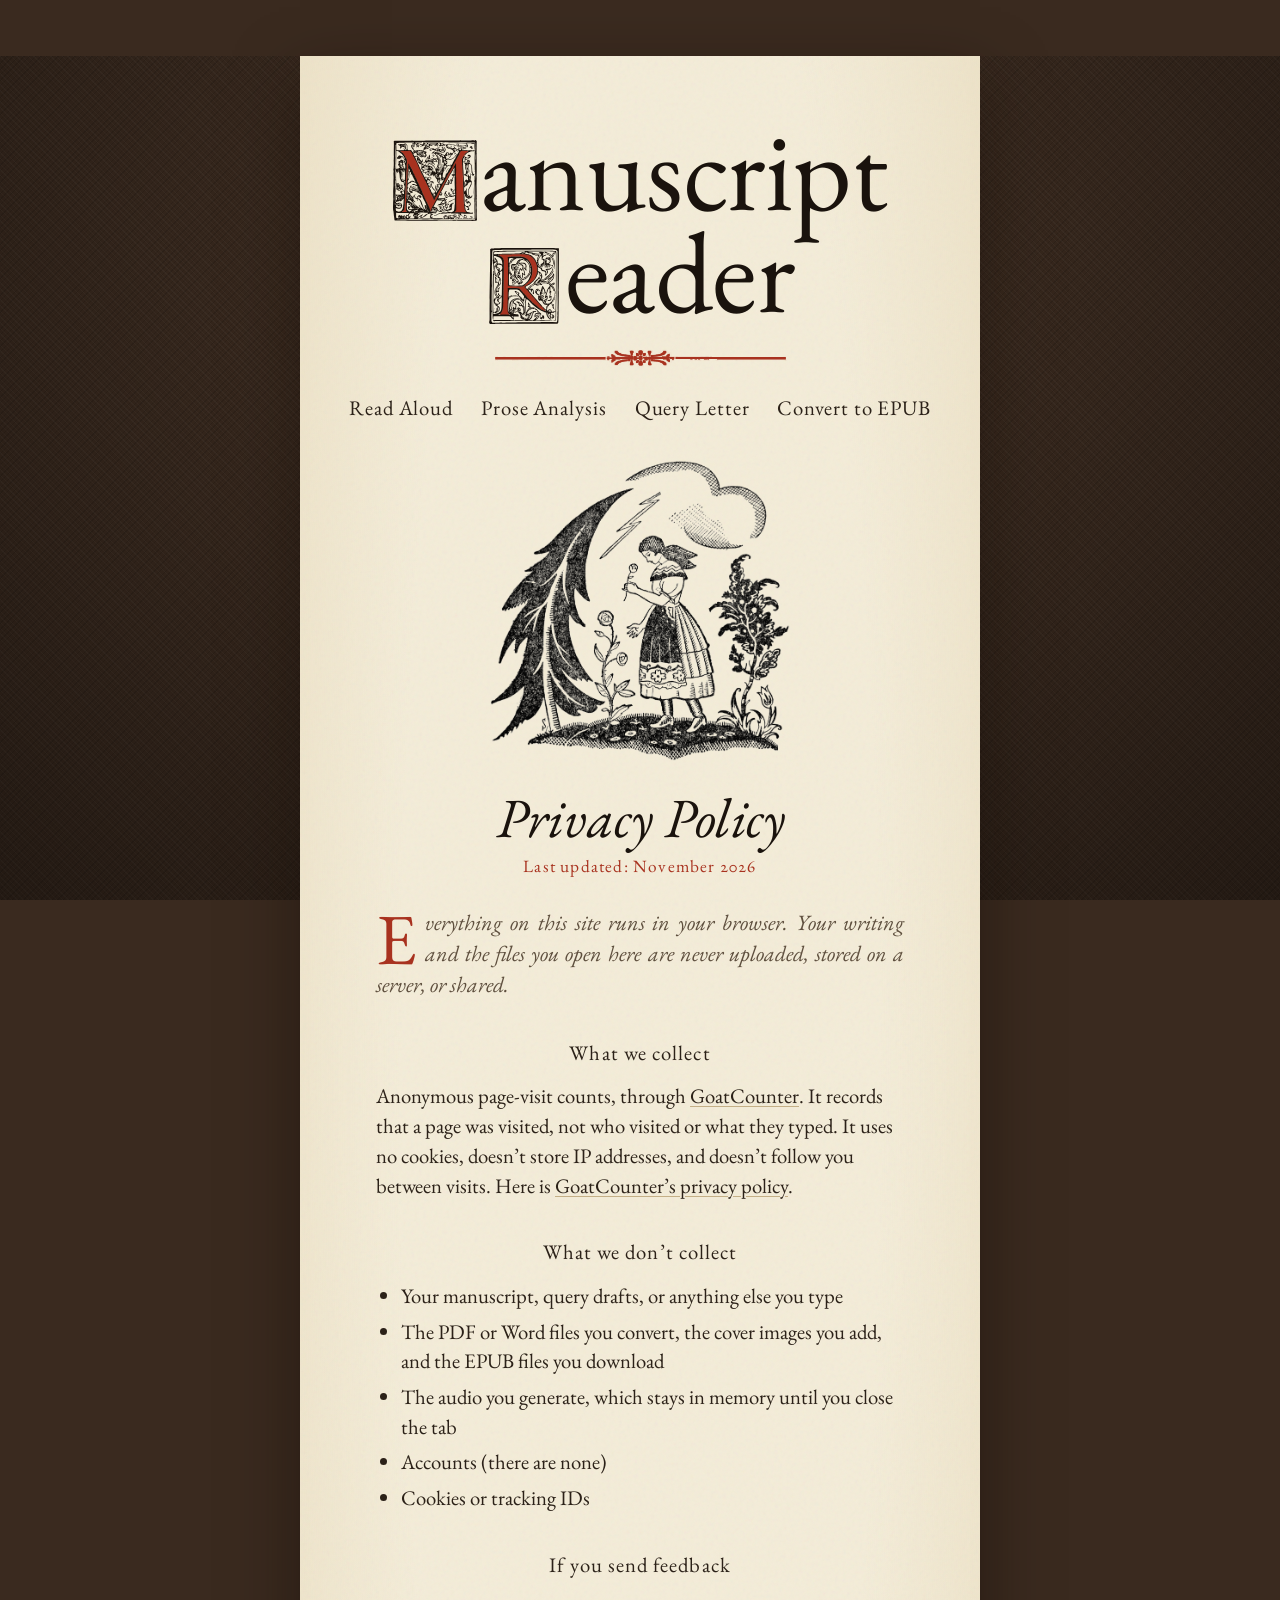
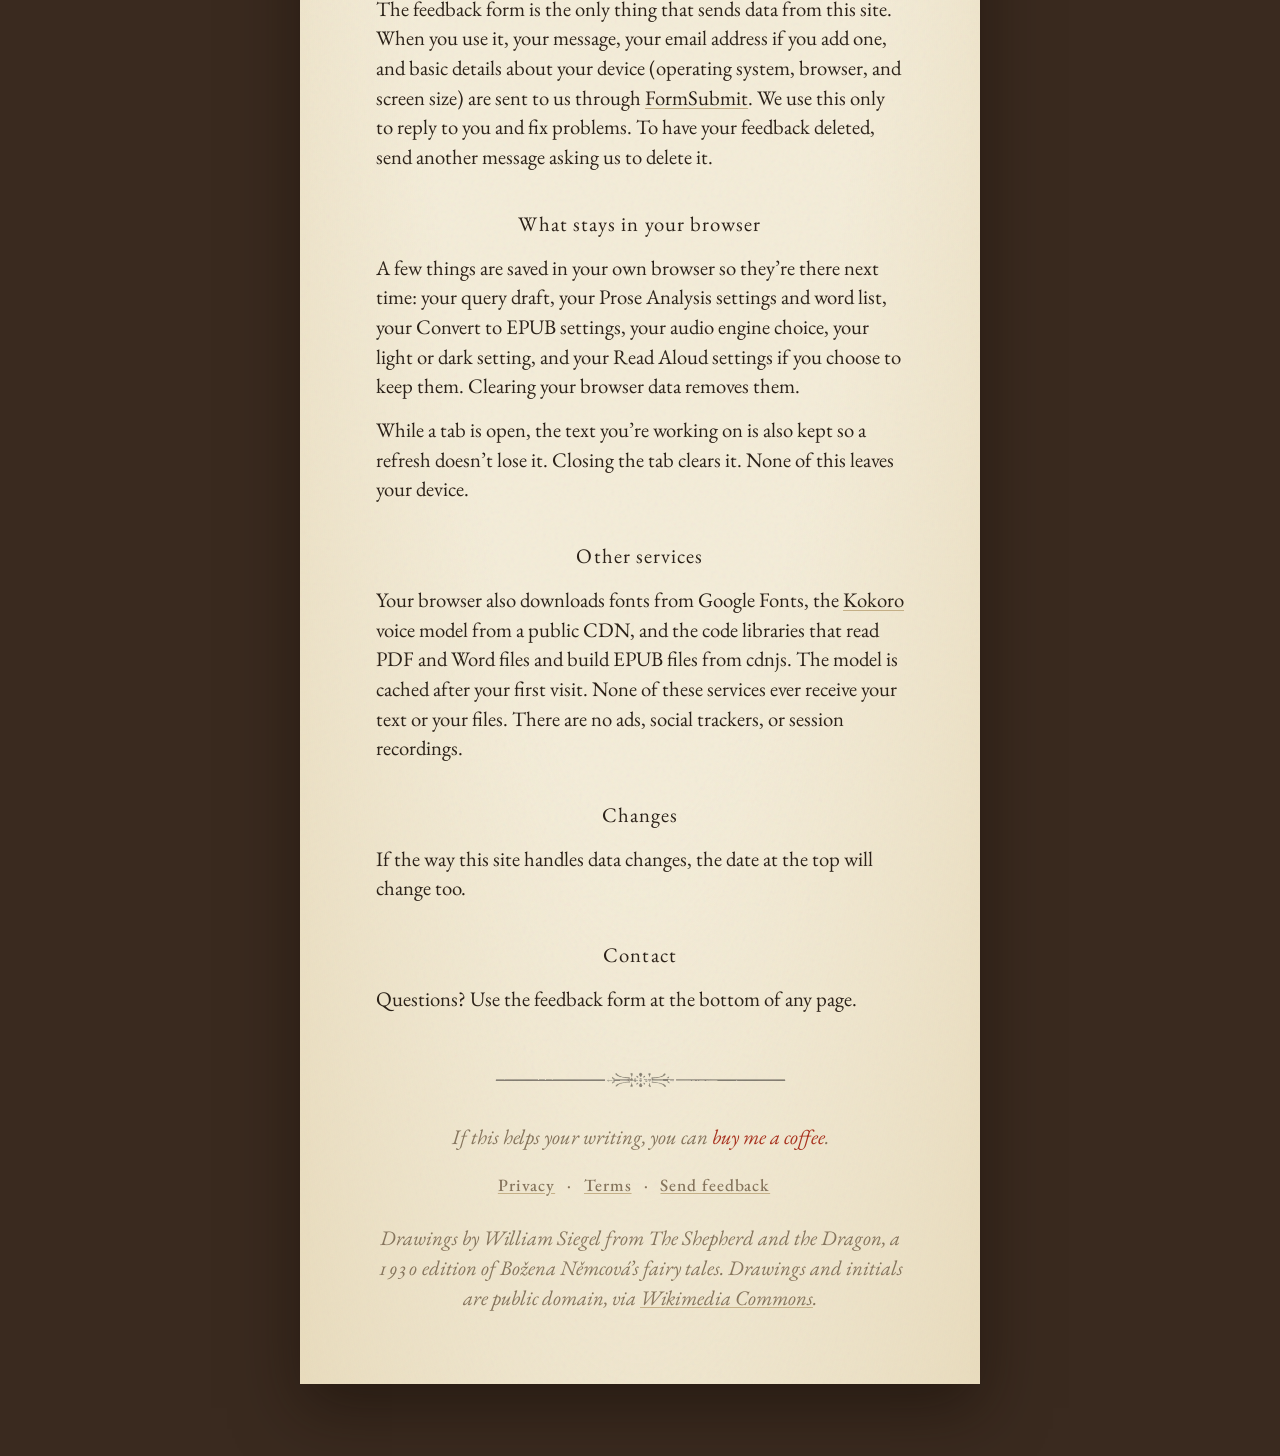
<file: privacy.html>
<!DOCTYPE html>
<html lang="en">
<head>
<meta charset="UTF-8">
<meta name="viewport" content="width=device-width, initial-scale=1.0">
<title>Privacy Policy — Manuscript Reader</title>
<meta name="description" content="Privacy policy for Manuscript Reader. Your manuscript never leaves your browser.">
<link rel="canonical" href="https://manuscriptreader.com/privacy.html">
<link rel="icon" href="favicon.ico" sizes="any">
<link rel="apple-touch-icon" href="apple-touch-icon.png">
<link rel="preconnect" href="https://fonts.googleapis.com">
<link rel="preconnect" href="https://fonts.gstatic.com" crossorigin>
<link href="https://fonts.googleapis.com/css2?family=EB+Garamond:ital,wght@0,400..700;1,400..700&family=IM+Fell+English:ital@0;1&family=IM+Fell+English+SC&display=swap" rel="stylesheet">
<style>
*,*::before,*::after{box-sizing:border-box;}
*{margin:0;padding:0;}
html{-webkit-text-size-adjust:100%;}
body{
  font-family:var(--serif);background:var(--paper);color:var(--ink);
  min-height:100vh;font-size:17px;line-height:1.65;
  font-feature-settings:"ss01","onum","kern";
  text-rendering:optimizeLegibility;-webkit-font-smoothing:antialiased;
}
::selection{background:var(--proof);color:var(--paper);}

.page{max-width:680px;margin:0 auto;padding:clamp(32px,6vw,72px) var(--gut) 64px;}

.doc-header{margin-bottom:40px;}
.doc-title{
  font-family:var(--serif);font-weight:400;font-size:clamp(28px,4vw,44px);
  line-height:1.1;letter-spacing:-0.02em;color:var(--ink-strong);margin-bottom:10px;
}
.doc-meta{font-family:var(--ui);font-size:11px;font-weight:500;letter-spacing:0.08em;text-transform:uppercase;color:var(--ink-faint);}
.doc-intro{
  font-family:var(--serif);font-style:italic;font-size:18px;
  color:var(--ink-muted);line-height:1.5;margin-bottom:36px;
  padding-bottom:24px;border-bottom:1px solid var(--rule-soft);
}
h2{
  font-family:var(--mono);font-size:10px;letter-spacing:0.2em;text-transform:uppercase;
  color:var(--ink-faint);margin:36px 0 12px;
}
p{margin-bottom:14px;color:var(--ink);}
p:last-child{margin-bottom:0;}
a{color:var(--ink);text-decoration:underline;text-underline-offset:3px;text-decoration-color:var(--rule);}
a:hover{color:var(--proof);}
ul{margin:0 0 14px 1.4em;}
ul li{margin-bottom:6px;}
.footer{margin-top:60px;text-align:center;animation:fadeUp 0.6s ease 0.4s both;}
.footer p{font-size:0.74rem;line-height:1.7;color:var(--ink-faint);}
.footer a{font-family:var(--ui);color:var(--ink-muted);text-decoration:underline;text-decoration-color:var(--rule);text-underline-offset:2px;transition:color 0.2s;}
.footer a:hover{color:var(--proof);}
.footer-meta{font-family:var(--ui);font-size:0.7rem;font-weight:500;color:var(--ink-faint);text-align:center;letter-spacing:0.04em;text-transform:uppercase;}
.footer-meta a{color:var(--ink-faint);text-decoration:underline;text-decoration-color:var(--rule);text-underline-offset:2px;}
.footer-meta a:hover{color:var(--ink-muted);}
.footer-coffee{font-family:var(--serif);font-size:0.95rem;color:var(--ink-muted);text-align:center;margin-bottom:12px;}
.footer-coffee a{color:var(--proof);text-decoration:none;font-weight:500;}.footer-coffee a:hover{text-decoration:underline;}


.feedback-details summary{font-family:var(--ui);font-size:12px;font-weight:500;letter-spacing:0.08em;text-transform:uppercase;color:var(--ink-faint);cursor:pointer;list-style:none;display:inline-flex;align-items:center;gap:6px;}
.feedback-details summary::-webkit-details-marker{display:none;}
.feedback-details summary:hover{color:var(--ink);}
.feedback-details summary::after{content:"+";font-family:var(--mono);font-size:16px;color:var(--proof);}
.feedback-details[open] summary::after{content:"\2212";}
.feedback{margin-top:16px;text-align:left;max-width:420px;margin-left:auto;margin-right:auto;}
.feedback textarea{width:100%;min-height:70px;padding:10px 12px;font-family:var(--serif);font-size:15px;line-height:1.55;color:var(--ink);background:var(--paper-soft);border:1px solid var(--rule);border-radius:0;resize:vertical;outline:none;transition:border-color 0.15s;box-sizing:border-box;}
.feedback textarea:focus{border-color:var(--proof);}
.feedback textarea::placeholder{color:var(--ink-faint);font-style:italic;}
.feedback-row{display:flex;gap:8px;margin-top:8px;align-items:center;}
.feedback-row input[type="email"]{flex:1;padding:7px 0 8px;font-family:var(--serif);font-size:15px;color:var(--ink);background:transparent;border:0;border-bottom:1px solid var(--ink);outline:none;transition:border-color 0.15s;border-radius:0;}
.feedback-row input[type="email"]:focus{border-bottom-color:var(--proof);}
.feedback-row input[type="email"]::placeholder{color:var(--ink-faint);font-style:italic;}
.send-btn{padding:9px 18px;background:var(--ink-strong);color:var(--paper);border:none;border-radius:0;font-family:var(--mono);font-size:11px;font-weight:500;letter-spacing:0.2em;text-transform:uppercase;cursor:pointer;transition:background 0.15s;white-space:nowrap;}
.send-btn:hover{background:var(--proof);}
.send-btn:disabled{opacity:0.35;cursor:not-allowed;}
.feedback-sent{display:none;text-align:center;padding:12px 0;font-family:var(--mono);font-size:11px;letter-spacing:0.18em;text-transform:uppercase;color:var(--proof);}


.animated-details{interpolate-size:allow-keywords;}
.animated-details::details-content{overflow:hidden;height:0;opacity:0;transition:height 0.4s cubic-bezier(0.34,1.56,0.64,1),opacity 0.3s ease,content-visibility 0.4s allow-discrete;}
.animated-details[open]::details-content{height:auto;opacity:1;}


.privacy-banner summary .arrow{margin-left:auto;width:20px;height:20px;position:relative;flex-shrink:0;}
.privacy-banner summary .arrow::before,.privacy-banner summary .arrow::after{content:"";position:absolute;top:50%;left:50%;width:14px;height:2px;background:var(--proof);border-radius:1px;transform:translate(-50%,-50%);transition:transform 0.35s cubic-bezier(0.34,1.56,0.64,1),opacity 0.25s ease;}
.privacy-banner summary .arrow::before{transform:translate(-50%,-50%) rotate(90deg);}
.privacy-banner[open] summary .arrow::before{transform:translate(-50%,-50%) rotate(0deg);opacity:0;}


.open-source-badge{display:inline-flex;align-items:center;gap:5px;font-family:var(--ui);font-size:12px;color:var(--ink-faint);background:var(--paper-deep);border:1px solid var(--rule-soft);border-radius:var(--radius-pill);padding:3px 10px 3px 7px;margin-top:6px;transition:color 0.2s,border-color 0.2s;text-decoration:none;}
.open-source-badge:hover{color:var(--ink-muted);border-color:var(--rule);}
.open-source-badge svg{opacity:0.7;}
</style>
<link rel="stylesheet" href="assets/storybook.css">
</head>
<body>
<script>
(function() {
  var s = localStorage.getItem("theme");
  if (s) document.documentElement.setAttribute("data-theme", s);
})();
</script>
<div class="page legal">
  <header class="masthead">
    <p class="name">
      <span class="sr-only">Manuscript Reader</span>
      <span class="word" aria-hidden="true"><span class="illum illum-m"></span>anuscript</span>
      <span class="word" aria-hidden="true"><span class="illum illum-r"></span>eader</span>
    </p>
    <nav class="mast-nav" aria-label="Contents">
      <div class="links">
        <a href="index.html">Read Aloud</a>
        <a href="lint.html">Prose Analysis</a>
        <a href="query.html">Query Letter</a>
        <a href="epub.html">Convert to EPUB</a>
      </div>
    </nav>
  </header>

  <figure class="plate plate-small">
    <div class="plate-frame"><img src="assets/plate-rose.png" alt="A girl picks a rose beneath a storm cloud"></div>
  </figure>

  <div class="doc-header">
    <h1 class="doc-title">Privacy Policy</h1>
    <p class="doc-meta">Last updated: November 2026</p>
  </div>

  <p class="doc-intro">Everything on this site runs in your browser. Your writing and the files you open here are never uploaded, stored on a server, or shared.</p>

  <h2>What we collect</h2>
  <p>Anonymous page-visit counts, through <a href="https://www.goatcounter.com" target="_blank" rel="noopener">GoatCounter</a>. It records that a page was visited, not who visited or what they typed. It uses no cookies, doesn&rsquo;t store IP addresses, and doesn&rsquo;t follow you between visits. Here is <a href="https://www.goatcounter.com/help/privacy" target="_blank" rel="noopener">GoatCounter&rsquo;s privacy policy</a>.</p>

  <h2>What we don&rsquo;t collect</h2>
  <ul>
    <li>Your manuscript, query drafts, or anything else you type</li>
    <li>The PDF or Word files you convert, the cover images you add, and the EPUB files you download</li>
    <li>The audio you generate, which stays in memory until you close the tab</li>
    <li>Accounts (there are none)</li>
    <li>Cookies or tracking IDs</li>
  </ul>
  <h2>If you send feedback</h2>
  <p>The feedback form is the only thing that sends data from this site. When you use it, your message, your email address if you add one, and basic details about your device (operating system, browser, and screen size) are sent to us through <a href="https://formsubmit.co" target="_blank" rel="noopener">FormSubmit</a>. We use this only to reply to you and fix problems. To have your feedback deleted, send another message asking us to delete it.</p>

  <h2>What stays in your browser</h2>
  <p>A few things are saved in your own browser so they&rsquo;re there next time: your query draft, your Prose Analysis settings and word list, your Convert to EPUB settings, your audio engine choice, your light or dark setting, and your Read Aloud settings if you choose to keep them. Clearing your browser data removes them.</p>
  <p>While a tab is open, the text you&rsquo;re working on is also kept so a refresh doesn&rsquo;t lose it. Closing the tab clears it. None of this leaves your device.</p>

  <h2>Other services</h2>
  <p>Your browser also downloads fonts from Google Fonts, the <a href="https://github.com/hexgrad/kokoro" target="_blank" rel="noopener">Kokoro</a> voice model from a public CDN, and the code libraries that read PDF and Word files and build EPUB files from cdnjs. The model is cached after your first visit. None of these services ever receive your text or your files. There are no ads, social trackers, or session recordings.</p>

  <h2>Changes</h2>
  <p>If the way this site handles data changes, the date at the top will change too.</p>

  <h2>Contact</h2>
  <p>Questions? Use the feedback form at the bottom of any page.</p>

<div class="footer">
  <p class="footer-coffee">If this helps your writing, you can <a href="https://buymeacoffee.com/manuscriptreader" target="_blank" rel="noopener">buy me a coffee</a>.</p>
  <div class="footer-meta"><a href="privacy.html">Privacy</a><span aria-hidden="true">&middot;</span><a href="terms.html">Terms</a><span aria-hidden="true">&middot;</span><details class="feedback-details animated-details">
  <summary>Send feedback</summary>
  <div class="feedback" id="feedbackForm">
    <textarea id="feedbackText" placeholder="Found a bug? Have a suggestion?"></textarea>
    <div class="feedback-row">
      <input type="email" id="feedbackEmail" placeholder="Email (optional)">
      <button class="send-btn" id="feedbackSend" onclick="sendFeedback()">Send</button>
    </div>
  </div>
  <div class="feedback-sent" id="feedbackSent">✓ Thanks for your feedback!</div>
</details></div>
  <p class="colophon">Drawings by William Siegel from <cite>The Shepherd and the Dragon</cite>, a 1930 edition of Božena Němcová&rsquo;s fairy tales. Drawings and initials are public domain, via <a href="https://commons.wikimedia.org" target="_blank" rel="noopener">Wikimedia Commons</a>.</p>
</div>
</div>
<script>
function sendFeedback() {
  const text = document.getElementById("feedbackText").value.trim();
  const email = document.getElementById("feedbackEmail").value.trim();
  const btn = document.getElementById("feedbackSend");
  if (!text) {
    document.getElementById("feedbackText").focus();
    return;
  }
  btn.disabled = true;
  btn.textContent = "Sending…";
  const ua = navigator.userAgent;
  let os = "Unknown";
  if (/Windows NT 10.0/.test(ua)) os = "Windows 10/11"; else if (/Mac OS X ([\d_]+)/.test(ua)) os = "macOS " + ua.match(/Mac OS X ([\d_]+)/)[1].replace(/_/g, "."); else if (/Android ([\d.]+)/.test(ua)) os = "Android " + ua.match(/Android ([\d.]+)/)[1]; else if (/iPhone OS ([\d_]+)/.test(ua)) os = "iOS " + ua.match(/iPhone OS ([\d_]+)/)[1].replace(/_/g, "."); else if (/Linux/.test(ua)) os = "Linux";
  let browser = "Unknown";
  if (/Edg\/([\d.]+)/.test(ua)) browser = "Edge " + ua.match(/Edg\/([\d.]+)/)[1]; else if (/Chrome\/([\d.]+)/.test(ua)) browser = "Chrome " + ua.match(/Chrome\/([\d.]+)/)[1]; else if (/Firefox\/([\d.]+)/.test(ua)) browser = "Firefox " + ua.match(/Firefox\/([\d.]+)/)[1]; else if (/Safari\/([\d.]+)/.test(ua) && !/Chrome/.test(ua)) browser = "Safari";
  const diag = `OS: ${os} | Browser: ${browser} | Screen: ${window.screen.width}x${window.screen.height} | Viewport: ${window.innerWidth}x${window.innerHeight} | Cores: ${navigator.hardwareConcurrency || "?"} | RAM: ${navigator.deviceMemory || "?"}GB`;
  const form = new FormData;
  form.append("message", text + "\n\n---\n" + diag);
  form.append("email", email || "(not provided)");
  form.append("_subject", "Manuscript Reader Feedback");
  form.append("_captcha", "false");
  form.append("_template", "box");
  fetch("https://formsubmit.co/ajax/manuscriptreadercontact@gmail.com", {
    method: "POST",
    body: form
  }).then(r => r.json()).then(() => {
    document.getElementById("feedbackForm").style.display = "none";
    document.getElementById("feedbackSent").style.display = "block";
  }).catch(() => {
    const subject = encodeURIComponent("Manuscript Reader Feedback");
    const body = encodeURIComponent(text + (email ? "\n\nFrom: " + email : ""));
    window.open("mailto:manuscriptreadercontact@gmail.com?subject=" + subject + "&body=" + body);
    btn.disabled = false;
    btn.textContent = "Send";
  });
}
</script>
<script data-goatcounter="https://manuscriptreader.goatcounter.com/count" async src="//gc.zgo.at/count.js"></script>
</body>
</html>
</file>
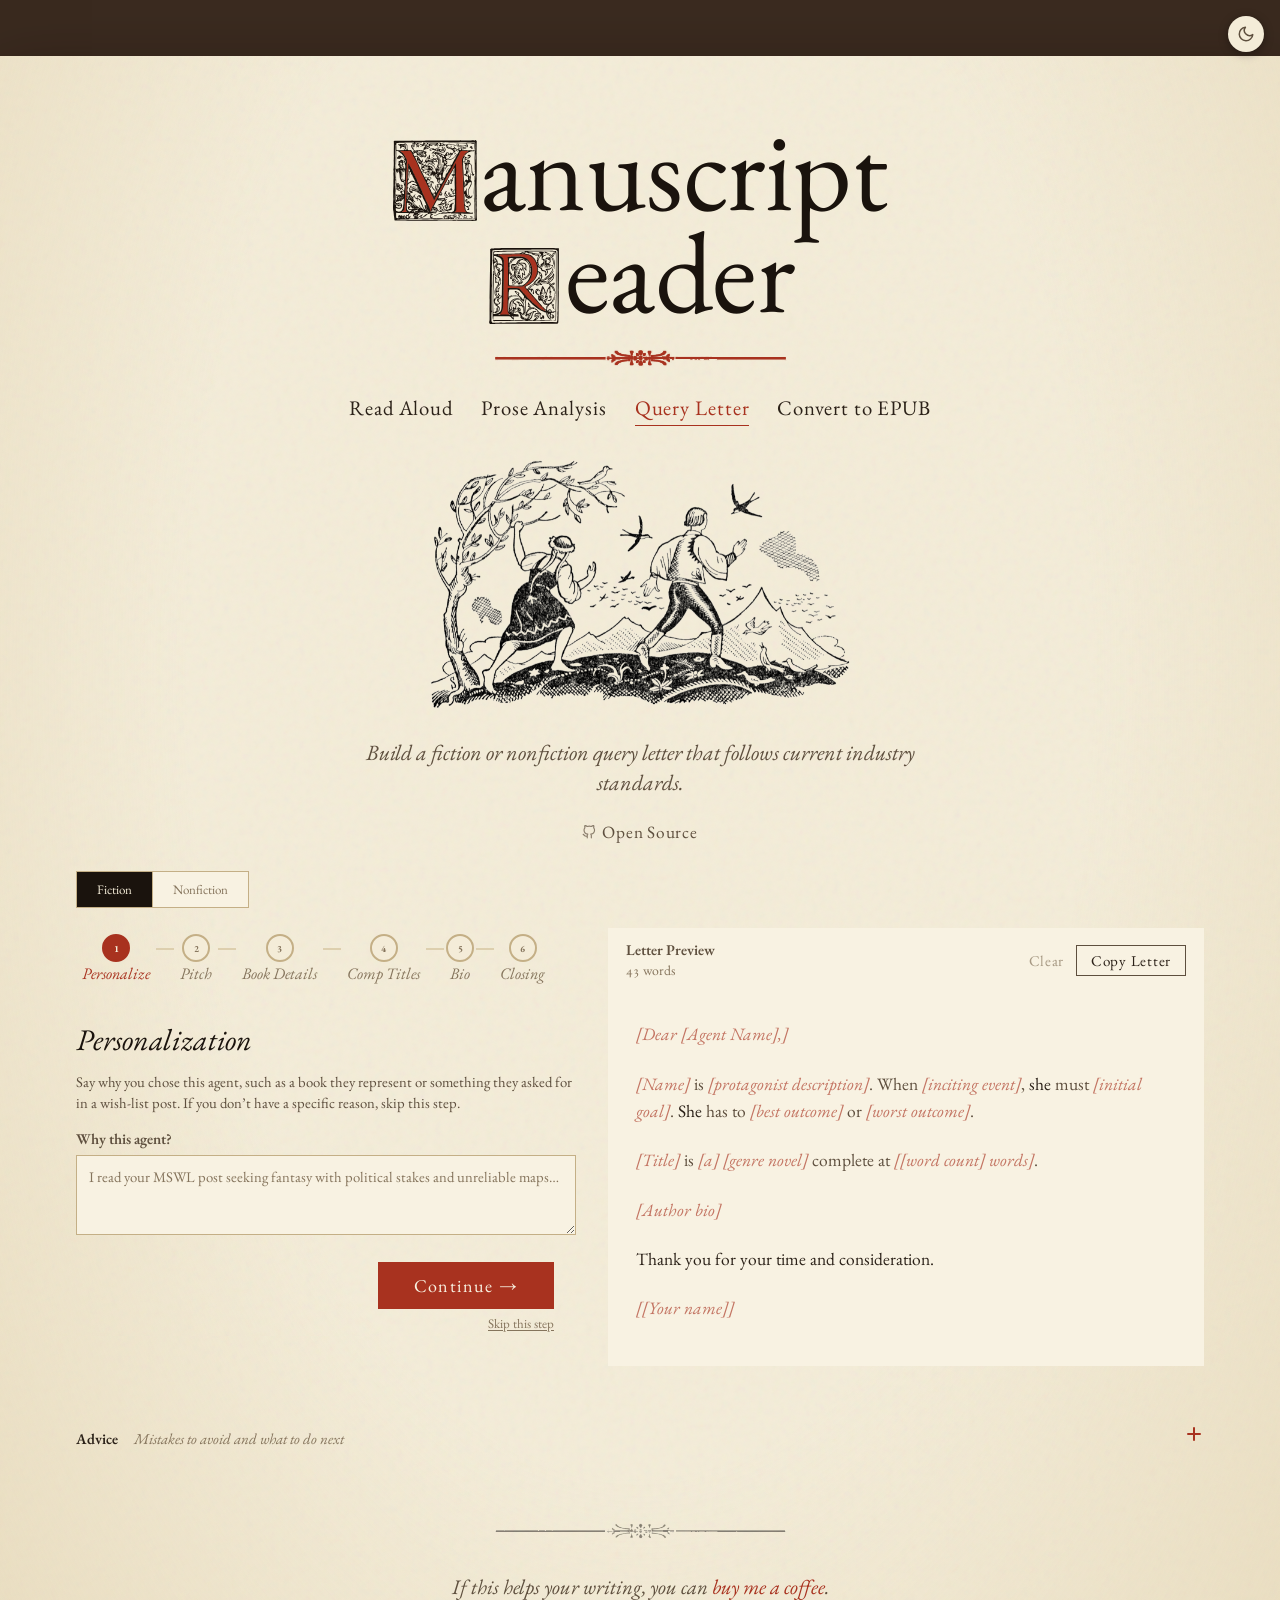
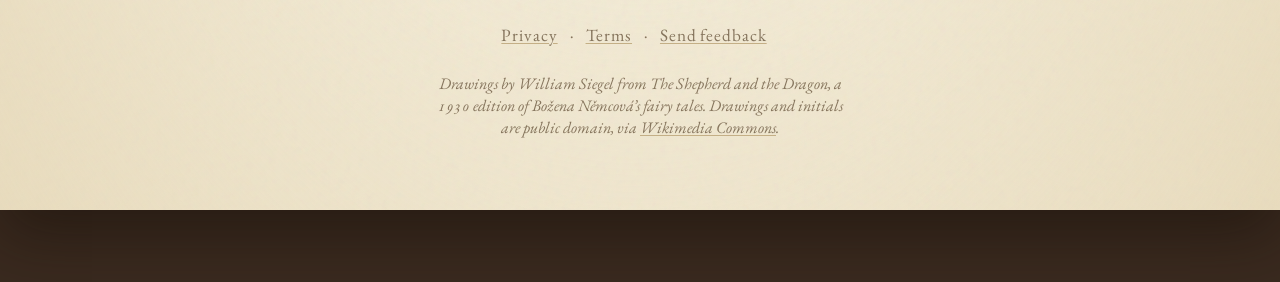
<file: query.html>
<!DOCTYPE html>
<html lang="en">
<head>
<meta charset="UTF-8">
<meta name="viewport" content="width=device-width, initial-scale=1.0">
<title>Query Letter — Manuscript Reader</title>
<meta name="description" content="Write a query letter one step at a time and watch it take shape as you type. It works for fiction and nonfiction. It's free, and your text never leaves your browser.">
<meta property="og:title" content="Query Letter — Manuscript Reader">
<meta property="og:description" content="Write your query letter for free in your browser. No AI is involved, and your text never leaves your device.">
<meta property="og:type" content="website">
<meta property="og:url" content="https://manuscriptreader.com/query.html">
<link rel="canonical" href="https://manuscriptreader.com/query.html">
<link rel="icon" href="favicon.ico" sizes="any">
<link rel="apple-touch-icon" href="apple-touch-icon.png">
<link href="https://fonts.googleapis.com/css2?family=EB+Garamond:ital,wght@0,400..700;1,400..700&family=IM+Fell+English:ital@0;1&family=IM+Fell+English+SC&display=swap" rel="stylesheet">
<style>
*,*::before,*::after{margin:0;padding:0;box-sizing:border-box;}
body{font-family:var(--serif);background:var(--paper);color:var(--ink);min-height:100vh;-webkit-font-smoothing:antialiased;font-weight:350;}
a{color:var(--proof);text-decoration:none;}a:hover{text-decoration:underline;}
.page{position:relative;z-index:1;max-width:1280px;margin:0 auto;padding:0 24px 80px;}


.theme-toggle{position:fixed;top:16px;right:16px;background:var(--paper-deep);border:1px solid var(--rule);width:36px;height:36px;display:flex;align-items:center;justify-content:center;cursor:pointer;color:var(--ink-faint);z-index:100;border-radius:50%;transition:transform 0.2s cubic-bezier(0.34,1.56,0.64,1),background 0.2s;}
.theme-toggle:hover{background:var(--paper-soft);color:var(--ink-muted);transform:scale(1.12);}
.theme-toggle:active{transform:scale(0.92);}
.theme-toggle svg{width:18px;height:18px;fill:none;stroke:currentColor;stroke-width:2;stroke-linecap:round;stroke-linejoin:round;}


.type-bar-row{display:flex;align-items:center;gap:20px;flex-wrap:wrap;padding:24px 0 20px;}
.type-bar{display:flex;gap:0;border:1px solid var(--rule);border-radius:var(--radius-pill);overflow:hidden;}
.type-btn{font-family:var(--ui);font-size:13px;letter-spacing:normal;text-transform:none;padding:9px 20px;background:var(--paper-soft);border:none;cursor:pointer;color:var(--ink-faint);transition:all 0.2s cubic-bezier(0.34,1.56,0.64,1);}
.type-btn:first-child{border-right:1px solid var(--rule);}
.type-btn.active{background:var(--ink-strong);color:var(--paper);}
.type-btn:hover:not(.active){transform:translateY(-2px) scale(1.03);}
.type-btn:active{transform:scale(0.95);}
.type-hint{font-family:var(--ui);font-size:0.75rem;color:var(--ink-faint);}


.workspace{display:grid;grid-template-columns:minmax(0,500px) minmax(0,1fr);gap:0;border:1px solid var(--rule);align-items:start;}
@media(max-width:900px){.workspace{grid-template-columns:1fr;}}


.form-panel{border-right:1px solid var(--rule);}
@media(max-width:900px){.form-panel{border-right:none;border-bottom:1px solid var(--rule);}}


.step-indicator{display:flex;align-items:center;gap:0;padding:14px 22px;border-bottom:1px solid var(--rule);background:var(--paper-deep);overflow-x:auto;}
.step-dot{display:flex;flex-direction:column;align-items:center;gap:4px;flex-shrink:0;}
.step-dot-btn{width:28px;height:28px;border-radius:50%;border:2px solid var(--rule);background:var(--paper);font-family:var(--ui);font-size:0.6rem;font-weight:700;color:var(--ink-faint);cursor:default;display:flex;align-items:center;justify-content:center;transition:all 0.2s;position:relative;}
.step-dot.done .step-dot-btn{background:var(--ink-muted);border-color:var(--ink-muted);color:var(--paper);cursor:pointer;}
.step-dot.done .step-dot-btn:hover{background:var(--ink);border-color:var(--ink);}
.step-dot.current .step-dot-btn{background:var(--proof);border-color:var(--proof);color:var(--paper);cursor:default;}
.step-dot-label{font-family:var(--ui);font-size:11px;letter-spacing:normal;text-transform:none;color:var(--ink-faint);white-space:nowrap;max-width:54px;text-align:center;line-height:1.2;}
.step-dot.current .step-dot-label{color:var(--proof);}
.step-dot.done .step-dot-label{color:var(--ink-muted);}
.step-connector{width:18px;height:2px;background:var(--rule-soft);flex-shrink:0;margin-bottom:20px;}
.step-connector.done{background:var(--ink-muted);}


.form-section{padding:22px 22px 0;}
.form-section.hidden{display:none!important;}
.section-head{display:flex;align-items:baseline;gap:10px;margin-bottom:10px;}
.section-head h3{font-family:var(--serif);font-size:1.08rem;font-weight:600;color:var(--ink-strong);}
.opt-tag{font-family:var(--ui);font-size:13px;color:var(--ink-faint);letter-spacing:normal;text-transform:none;margin-left:auto;flex-shrink:0;}
.guidance{font-size:0.8rem;line-height:1.65;color:var(--ink-muted);margin-bottom:16px;}
.guidance strong{color:var(--ink);font-weight:600;}
.guidance em{color:var(--ink);}
.guidance ul{margin:5px 0 0 14px;}.guidance li{margin-bottom:3px;}


.field{margin-bottom:14px;}.field:last-child{margin-bottom:0;}
.field label{display:block;font-family:var(--ui);font-size:13px;font-weight:600;text-transform:none;letter-spacing:normal;color:var(--ink-muted);margin-bottom:5px;}
.field label .sub{font-weight:400;text-transform:none;letter-spacing:0;font-size:0.9em;color:var(--ink-faint);}
.field input[type="text"]{width:100%;font-family:var(--serif);font-size:0.92rem;color:var(--ink-strong);background:var(--paper-soft);border:1px solid var(--rule);outline:none;padding:9px 12px;transition:border-color 0.2s,box-shadow 0.2s;-webkit-appearance:none;border-radius:var(--radius-sm);line-height:1.4;}
.field input[type="text"]:focus{border-color:var(--proof);box-shadow:0 0 0 3px var(--proof-wash);}
.field select{width:100%;font-family:var(--serif);font-size:0.92rem;color:var(--ink-strong);background:var(--paper-soft);border:1px solid var(--rule);outline:none;padding:9px 32px 9px 12px;transition:border-color 0.2s,box-shadow 0.2s;-webkit-appearance:none;border-radius:var(--radius-sm);cursor:pointer;background-image:url("data:image/svg+xml,%3Csvg xmlns='http://www.w3.org/2000/svg' width='12' height='8' viewBox='0 0 12 8'%3E%3Cpath d='M1 1l5 5 5-5' stroke='%238C8676' stroke-width='1.5' fill='none' stroke-linecap='round'/%3E%3C/svg%3E");background-repeat:no-repeat;background-position:right 12px center;}
.field select:focus{border-color:var(--proof);box-shadow:0 0 0 3px var(--proof-wash);}
.field textarea{width:100%;font-family:var(--serif);font-size:0.92rem;color:var(--ink-strong);background:var(--paper-soft);border:1px solid var(--rule);outline:none;padding:10px 12px;transition:border-color 0.2s,box-shadow 0.2s;line-height:1.55;resize:vertical;min-height:80px;border-radius:var(--radius-sm);}
.field textarea:focus{border-color:var(--proof);box-shadow:0 0 0 3px var(--proof-wash);}
.field textarea.tall{min-height:114px;}
.field textarea.xtall{min-height:168px;}
.field-row{display:grid;grid-template-columns:1fr 1fr;gap:14px;}
.wc-note{font-family:var(--ui);font-size:12px;color:var(--ink-faint);margin-top:4px;min-height:1em;line-height:1.4;}
::placeholder{color:var(--ink-faint);opacity:1;}


.pronoun-group{display:flex;gap:0;border:1px solid var(--rule);margin-top:4px;width:fit-content;border-radius:var(--radius-pill);overflow:hidden;}
.pronoun-btn{font-family:var(--ui);font-size:13px;letter-spacing:normal;text-transform:none;padding:7px 14px;background:var(--paper-soft);border:none;cursor:pointer;color:var(--ink-muted);transition:all 0.2s cubic-bezier(0.34,1.56,0.64,1);}
.pronoun-btn:not(:last-child){border-right:1px solid var(--rule);}
.pronoun-btn.active{background:var(--ink-strong);color:var(--paper);}
.pronoun-btn:hover:not(.active){background:var(--paper-deep);transform:translateY(-2px) scale(1.03);}
.pronoun-btn:active{transform:scale(0.95);}


.step-nav{display:flex;align-items:center;justify-content:space-between;padding:20px 22px 22px;gap:12px;}
.back-btn{font-family:var(--ui);font-size:13px;letter-spacing:normal;text-transform:none;background:none;border:none;color:var(--ink-faint);cursor:pointer;padding:4px 0;transition:transform 0.2s cubic-bezier(0.34,1.56,0.64,1);}
.back-btn:hover{color:var(--ink-muted);transform:translateY(-2px) scale(1.03);}
.back-btn:active{transform:scale(0.95);}
.back-btn:disabled{opacity:0;pointer-events:none;}

@keyframes pulse-glow{
  0%,100%{box-shadow:0 0 0 0 rgba(192,57,46,0);}
  50%{box-shadow:0 0 0 7px rgba(192,57,46,0.18);}
}
.continue-btn{font-family:var(--ui);font-size:13px;font-weight:600;letter-spacing:0.1em;text-transform:uppercase;padding:11px 28px;background:var(--proof);border:2px solid var(--proof);color:var(--paper);cursor:pointer;transition:transform 0.2s cubic-bezier(0.34,1.56,0.64,1),background 0.15s,border-color 0.15s;border-radius:2px;animation:pulse-glow 2.2s ease-in-out infinite;}
.continue-btn:hover{background:var(--proof-deep);border-color:var(--proof-deep);animation:none;transform:translateY(-2px) scale(1.03);}
.continue-btn:active{transform:scale(0.95);}
.continue-btn.finish{background:var(--ink-strong);border-color:var(--ink-strong);animation:none;}
.continue-btn.finish:hover{background:var(--proof);border-color:var(--proof);animation:pulse-glow 2.2s ease-in-out infinite;transform:translateY(-2px) scale(1.03);}
.skip-link{font-family:var(--ui);font-size:13px;color:var(--ink-faint);background:none;border:none;cursor:pointer;text-decoration:underline;text-underline-offset:2px;padding:0;}
.skip-link:hover{color:var(--ink-muted);}
.step-nav-right{display:flex;flex-direction:column;align-items:flex-end;gap:6px;}


.preview-panel{display:flex;flex-direction:column;position:sticky;top:0;max-height:100vh;overflow:hidden;}
@media(max-width:900px){.preview-panel{position:static;max-height:none;}}
.preview-header{padding:12px 18px;border-bottom:1px solid var(--rule);display:flex;align-items:center;justify-content:space-between;gap:12px;background:var(--paper);flex-shrink:0;}
.preview-label{font-family:var(--ui);font-size:13px;font-weight:600;letter-spacing:normal;text-transform:none;color:var(--ink-muted);}
.preview-wc{font-family:var(--ui);font-size:12px;color:var(--ink-faint);}
.preview-actions{display:flex;gap:6px;align-items:center;}
.copy-btn{font-family:var(--ui);font-size:11px;font-weight:600;letter-spacing:0.08em;text-transform:uppercase;padding:5px 13px;border:1px solid var(--rule);background:transparent;color:var(--ink-muted);cursor:pointer;transition:transform 0.2s cubic-bezier(0.34,1.56,0.64,1),all 0.15s;border-radius:2px;}
.copy-btn:hover{background:var(--ink-strong);color:var(--paper);border-color:var(--ink-strong);transform:translateY(-2px) scale(1.03);}
.copy-btn:active{transform:scale(0.95);}
.copy-btn.copied{background:var(--proof);color:var(--paper);border-color:var(--proof);}
.clear-btn{font-family:var(--ui);font-size:13px;letter-spacing:normal;text-transform:none;background:none;border:none;color:var(--ink-faint);cursor:pointer;padding:4px 6px;opacity:0.7;transition:transform 0.2s cubic-bezier(0.34,1.56,0.64,1);}
.clear-btn:hover{color:var(--proof);opacity:1;transform:translateY(-2px) scale(1.03);}
.clear-btn:active{transform:scale(0.95);}
.letter-scroll{overflow-y:auto;flex:1;}
@media(max-width:900px){.letter-scroll{overflow:visible;}}
.letter-output{padding:28px 28px 44px;font-family:var(--serif);font-size:0.95rem;line-height:1.8;color:var(--ink-muted);}
.letter-output p{margin-bottom:1.45em;}.letter-output p:last-child{margin-bottom:0;}
.letter-output .gap{color:var(--proof);opacity:0.65;font-style:italic;}
.letter-output .ok{color:var(--ink);}
.letter-output em.t{font-style:italic;color:var(--ink);}


.footer{margin-top:44px;text-align:center;}
.footer-coffee{font-family:var(--serif);font-size:0.93rem;color:var(--ink-muted);margin-bottom:10px;}
.footer-coffee a{color:var(--proof);text-decoration:none;font-weight:500;}.footer-coffee a:hover{text-decoration:underline;}
.footer-meta{font-family:var(--ui);font-size:12px;color:var(--ink-faint);letter-spacing:normal;text-transform:none;}
.footer-meta a{color:var(--ink-faint);text-decoration:underline;text-decoration-color:var(--rule);text-underline-offset:2px;}
.footer-meta a:hover{color:var(--ink-muted);}

.advice{margin-top:44px;border:1px solid var(--rule);border-radius:var(--radius);overflow:hidden;}
.advice-summary{display:flex;align-items:baseline;gap:16px;padding:14px 22px;cursor:pointer;list-style:none;background:var(--paper-deep);border-bottom:1px solid transparent;}
.advice-summary::-webkit-details-marker{display:none;}
.advice[open] .advice-summary{border-bottom-color:var(--rule);}
.advice-summary-label{font-family:var(--ui);font-size:13px;font-weight:600;letter-spacing:normal;text-transform:none;color:var(--ink);flex-shrink:0;}
.advice-summary-hint{font-family:var(--serif);font-style:italic;font-size:0.82rem;color:var(--ink-faint);flex:1;}
.advice-arrow{font-family:var(--ui);font-size:0.7rem;color:var(--ink-faint);transition:transform 0.2s;flex-shrink:0;}
.advice[open] .advice-arrow{transform:rotate(90deg);}
.advice-body{display:grid;grid-template-columns:1fr 1fr;gap:0;border-top:none;}
@media(max-width:760px){.advice-body{grid-template-columns:1fr;}}
.advice-section{padding:24px 26px;border-bottom:1px solid var(--rule-soft);}
.advice-section:nth-child(odd){border-right:1px solid var(--rule-soft);}
@media(max-width:760px){.advice-section:nth-child(odd){border-right:none;}}
.advice-section:last-child,.advice-section:nth-last-child(2):nth-child(odd){border-bottom:none;}
.advice-section h3{font-family:var(--mono);font-size:var(--t-caps);letter-spacing:0.12em;text-transform:uppercase;color:var(--proof);margin-bottom:10px;}
.advice-section p{font-family:var(--serif);font-size:0.88rem;line-height:1.7;color:var(--ink-muted);margin-bottom:8px;}
.advice-section p:last-child{margin-bottom:0;}
.advice-section p strong{color:var(--ink);font-weight:600;}
.advice-section p em{font-style:italic;color:var(--ink);}
.advice-section ul{margin:6px 0 0 0;padding:0;list-style:none;}
.advice-section li{font-family:var(--serif);font-size:0.88rem;line-height:1.65;color:var(--ink-muted);padding-left:1.1em;position:relative;margin-bottom:4px;}
.advice-section li::before{content:"—";position:absolute;left:0;color:var(--rule);}
.advice-section li a,.advice-section p a{color:var(--proof);text-underline-offset:2px;}
.advice-section li a:hover,.advice-section p a:hover{text-decoration:underline;}
.advice-example{background:var(--paper-deep);border-left:2px solid var(--rule);padding:10px 14px;margin:10px 0;font-family:var(--serif);font-size:0.84rem;line-height:1.65;color:var(--ink-muted);font-style:italic;border-radius:var(--radius-sm);}
.advice-example strong{color:var(--ink);font-style:normal;font-weight:600;}
.advice-full{grid-column:1/-1;border-right:none!important;}


.open-source-badge{display:inline-flex;align-items:center;gap:5px;font-family:var(--ui);font-size:12px;color:var(--ink-faint);background:var(--paper-deep);border:1px solid var(--rule-soft);border-radius:var(--radius-pill);padding:3px 10px 3px 7px;margin-top:6px;transition:color 0.2s,border-color 0.2s;text-decoration:none;}
.open-source-badge:hover{color:var(--ink-muted);border-color:var(--rule);}
.open-source-badge svg{opacity:0.7;}


.animated-details { interpolate-size: allow-keywords; }
.animated-details::details-content {
  overflow: hidden; height: 0; opacity: 0;
  transition: height 0.4s cubic-bezier(0.34, 1.56, 0.64, 1),
              opacity 0.3s ease,
              content-visibility 0.4s allow-discrete;
}
.animated-details[open]::details-content { height: auto; opacity: 1; }


.arrow-icon {
  width: 20px; height: 20px;
  position: relative;
  flex-shrink: 0;
}
.arrow-icon::before,
.arrow-icon::after {
  content: "";
  position: absolute;
  top: 50%; left: 50%;
  width: 14px; height: 2px;
  background: var(--proof);
  border-radius: 1px;
  transform: translate(-50%, -50%);
  transition: transform 0.35s cubic-bezier(0.34, 1.56, 0.64, 1), opacity 0.25s ease;
}
.arrow-icon::before { transform: translate(-50%, -50%) rotate(90deg); }
[open] .arrow-icon::before { transform: translate(-50%, -50%) rotate(0deg); opacity: 0; }

::selection{background:var(--proof);color:var(--paper);}
.hidden{display:none!important;}


.feedback-details summary{font-family:var(--ui);font-size:13px;letter-spacing:normal;text-transform:none;color:var(--ink-faint);cursor:pointer;list-style:none;display:inline-flex;align-items:center;gap:6px;}
.feedback-details summary::-webkit-details-marker{display:none;}
.feedback-details summary:hover{color:var(--ink);}
.feedback-details summary::after{content:"+";font-family:var(--ui);font-size:16px;color:var(--proof);}
.feedback-details[open] summary::after{content:"\2212";}
.feedback{margin-top:16px;text-align:left;max-width:420px;margin-left:auto;margin-right:auto;}
.feedback textarea{width:100%;min-height:70px;padding:10px 12px;font-family:var(--serif);font-size:15px;line-height:1.55;color:var(--ink);background:var(--paper-soft);border:1px solid var(--rule);border-radius:var(--radius-sm);resize:vertical;outline:none;transition:border-color 0.15s,box-shadow 0.15s;box-sizing:border-box;}
.feedback textarea:focus{border-color:var(--proof);box-shadow:0 0 0 3px var(--proof-wash);}
.feedback textarea::placeholder{color:var(--ink-faint);font-style:italic;}
.feedback-row{display:flex;gap:8px;margin-top:8px;align-items:center;}
.feedback-row input[type="email"]{flex:1;padding:7px 12px 8px;font-family:var(--serif);font-size:15px;color:var(--ink);background:var(--paper-soft);border:1px solid var(--rule);outline:none;transition:border-color 0.15s,box-shadow 0.15s;border-radius:var(--radius-sm);}
.feedback-row input[type="email"]:focus{border-color:var(--proof);box-shadow:0 0 0 3px var(--proof-wash);}
.feedback-row input[type="email"]::placeholder{color:var(--ink-faint);font-style:italic;}
.send-btn{padding:9px 18px;background:var(--ink-strong);color:var(--paper);border:none;border-radius:var(--radius-pill);font-family:var(--ui);font-size:13px;font-weight:500;letter-spacing:normal;text-transform:none;cursor:pointer;transition:transform 0.2s cubic-bezier(0.34,1.56,0.64,1),background 0.15s;white-space:nowrap;}
.send-btn:hover{background:var(--proof);transform:translateY(-2px) scale(1.03);}
.send-btn:active{transform:scale(0.95);}
.send-btn:disabled{opacity:0.35;cursor:not-allowed;transform:none;}
.feedback-sent{display:none;text-align:center;padding:12px 0;font-family:var(--ui);font-size:13px;letter-spacing:normal;text-transform:none;color:var(--proof);}
</style>
<link rel="stylesheet" href="assets/storybook.css">
</head>
<body>
<script>
(function() {
  var s = localStorage.getItem("theme");
  if (s) document.documentElement.setAttribute("data-theme", s);
})();
</script>
<div class="page">
<button class="theme-toggle" id="themeToggle" aria-label="Toggle dark mode" title="Toggle dark mode"><svg id="themeIcon" viewBox="0 0 24 24"></svg></button>

<header class="masthead">
    <p class="name">
      <span class="sr-only">Manuscript Reader</span>
      <span class="word" aria-hidden="true"><span class="illum illum-m"></span>anuscript</span>
      <span class="word" aria-hidden="true"><span class="illum illum-r"></span>eader</span>
    </p>
    <nav class="mast-nav" aria-label="Contents">
      <div class="links">
        <a href="index.html">Read Aloud</a>
        <a href="lint.html">Prose Analysis</a>
        <a href="query.html" aria-current="page">Query Letter</a>
        <a href="epub.html">Convert to EPUB</a>
      </div>
    </nav>
  </header>

  <figure class="plate">
    <div class="plate-frame"><img src="assets/plate-journey.png" alt="A young man and woman run across a hilltop as swallows wheel overhead"></div>
  </figure>

  <h1 class="sr-only">Query Letter</h1>
  <p class="chapter-sub">Build a fiction or nonfiction query letter that follows current industry standards.</p>
  <p class="badge-line"><a href="https://github.com/AubreyHaskett/manuscriptreader.com" target="_blank" rel="noopener" class="open-source-badge"><svg viewBox="0 0 24 24" width="14" height="14" fill="none" stroke="currentColor" stroke-width="2" stroke-linecap="round" stroke-linejoin="round"><path d="M9 19c-5 1.5-5-2.5-7-3m14 6v-3.87a3.37 3.37 0 00-.94-2.61c3.14-.35 6.44-1.54 6.44-7A5.44 5.44 0 0020 4.77 5.07 5.07 0 0019.91 1S18.73.65 16 2.48a13.38 13.38 0 00-7 0C6.27.65 5.09 1 5.09 1A5.07 5.07 0 005 4.77a5.44 5.44 0 00-1.5 3.78c0 5.42 3.3 6.61 6.44 7A3.37 3.37 0 009 18.13V22"/></svg> Open Source</a></p>

<div class="type-bar-row">
<div class="type-bar">
<button class="type-btn active" data-type="fiction" id="typeFiction">Fiction</button>
<button class="type-btn" data-type="nonfiction" id="typeNonfiction">Nonfiction</button>
</div>

</div>

<div class="workspace">


<div class="form-panel" id="formPanel">

  
  <div class="step-indicator" id="stepIndicator"></div>

  

  
  <div class="form-section hidden" id="sec-f0">
    <div class="section-head"><h3>Personalization</h3></div>
    <div class="guidance">Say why you chose this agent, such as a book they represent or something they asked for in a wish-list post. If you don&rsquo;t have a specific reason, skip this step.</div>
    <div class="field">
      <label>Why this agent?</label>
      <textarea id="qPersonal" rows="2" placeholder="I read your MSWL post seeking fantasy with political stakes and unreliable maps…"></textarea>
    </div>
  </div>

  
  <div class="form-section hidden" id="sec-f1">
    <div class="section-head"><h3>The Pitch</h3></div>
    <div class="guidance">Answer each question in a few words. The preview turns your answers into the pitch paragraph, and you can edit the wording later.</div>
    <div class="field">
      <label>Opening line <span class="sub">optional</span></label>
      <input type="text" id="fTagline" placeholder="In a city that erases its own history, some maps are worth dying for.">
    </div>
    <div class="field" style="margin-top:26px;">
      <label>Main character&rsquo;s name</label>
      <input type="text" id="fName" placeholder="Elara">
    </div>
    <div class="field">
      <label>Age <span class="sub">optional</span></label>
      <input type="text" id="fAge" placeholder="28">
    </div>
    <div class="field">
      <label>Who they are</label>
      <input type="text" id="fDesc" placeholder="a disgraced cartographer in a city that erases its own history">
    </div>
    <div class="field">
      <label>Pronouns</label>
      <div class="pronoun-group" id="pronounGroup">
        <button class="pronoun-btn active" data-sub="she" data-obj="her" data-pos="her">she/her</button>
        <button class="pronoun-btn" data-sub="he" data-obj="him" data-pos="his">he/him</button>
        <button class="pronoun-btn" data-sub="they" data-obj="them" data-pos="their">they/them</button>
        <button class="pronoun-btn" data-custom="true">other</button>
      </div>
      <input type="text" id="fPronounOther" class="pronoun-other hidden" placeholder="e.g. xe" aria-label="Your character&rsquo;s pronoun">
    </div>
    <div class="field" style="margin-top:26px;">
      <label>World or setting <span class="sub">optional</span></label>
      <div class="guidance">Helpful for science fiction, fantasy, and horror.</div>
      <input type="text" id="fSetting" placeholder="In a city where history is rewritten every decade, maps are the only record left.">
    </div>
    <div class="field">
      <label>What they want</label>
      <input type="text" id="fWants" placeholder="to be recognized as a real mapmaker instead of an archivist of other people's work">
    </div>
    <div class="field" style="margin-top:26px;">
      <label>Inciting incident</label>
      <textarea id="fInciting" rows="2" placeholder="a forbidden map surfaces that contradicts the city's founding myth"></textarea>
    </div>
    <div class="field">
      <label>What they have to do</label>
      <textarea id="fConflict" rows="2" placeholder="expose the truth before the memory-keepers destroy the map and her with it"></textarea>
    </div>
    <div class="field">
      <label>What stands in their way</label>
      <textarea id="fAntag" rows="2" placeholder="But the city's memory-keepers will do anything to stop her, even erase her from the record."></textarea>
    </div>
    <div class="field">
      <label>What makes it worse</label>
      <textarea id="fMidpoint" rows="2" placeholder="When she finds out her own past has been altered, she realizes she was the target all along."></textarea>
    </div>
    <div class="field" style="margin-top:26px;">
      <label>Best outcome</label>
      <input type="text" id="fOutcome1" placeholder="expose the city's lie and restore the names of everyone who was erased">
    </div>
    <div class="field">
      <label>Worst outcome</label>
      <input type="text" id="fOutcome2" placeholder="accept her own erasure and let the city's history stand unchallenged forever">
    </div>
    <div class="field" style="margin-top:26px;">
      <label>Second paragraph <span class="sub">optional</span></label>
      <textarea id="fPitch2" class="tall" placeholder="Leave blank if your pitch fits in one paragraph."></textarea>
    </div>
  </div>

  
  <div class="form-section hidden" id="sec-f2">
    <div class="section-head"><h3>Book Details</h3></div>
    <div class="guidance">Enter your title, genre and word count. Round the word count to the nearest thousand.</div>
    <div class="field">
      <label>Title</label>
      <input type="text" id="fTitle" placeholder="The Cartographer's Erasure">
    </div>
    <div class="field-row">
      <div class="field">
        <label>Genre</label>
        <select id="fGenre">
          <option value="">Select a genre…</option>
          <optgroup label="Adult Fiction">
            <option value="literary fiction">Literary Fiction</option>
            <option value="upmarket fiction">Upmarket Fiction</option>
            <option value="commercial fiction">Commercial Fiction</option>
            <option value="women's fiction">Women's Fiction</option>
            <option value="historical fiction">Historical Fiction</option>
            <option value="thriller">Thriller / Suspense</option>
            <option value="mystery">Mystery / Crime</option>
            <option value="horror">Horror</option>
            <option value="fantasy">Fantasy</option>
            <option value="epic fantasy">Epic Fantasy</option>
            <option value="science fiction">Science Fiction</option>
            <option value="speculative fiction">Speculative Fiction</option>
            <option value="romance">Romance</option>
            <option value="contemporary romance">Contemporary Romance</option>
            <option value="historical romance">Historical Romance</option>
          </optgroup>
          <optgroup label="YA / MG">
            <option value="YA contemporary fiction">YA Contemporary</option>
            <option value="YA fantasy">YA Fantasy</option>
            <option value="YA thriller">YA Thriller</option>
            <option value="YA romance">YA Romance</option>
            <option value="YA science fiction">YA Science Fiction</option>
            <option value="YA historical fiction">YA Historical Fiction</option>
            <option value="middle grade fiction">Middle Grade Fiction</option>
            <option value="middle grade fantasy">Middle Grade Fantasy</option>
          </optgroup>
        </select>
      </div>
      <div class="field">
        <label>Word count</label>
        <input type="text" id="fWordCount" placeholder="85,000">
        <div class="wc-note" id="fWcNote"></div>
        <div class="wc-note"><a href="https://manuscriptacademy.com/word-count-by-genre-literary-agents-2026" target="_blank" rel="noopener" style="color:var(--ink-faint);text-underline-offset:2px;">Word count guide by genre →</a></div>
      </div>
    </div>
    <div class="field">
      <label>Standalone / series</label>
      <select id="fSeries">
        <option value="standalone">Standalone</option>
        <option value="series-potential">Standalone with series potential</option>
        <option value="series-open">First in a planned series</option>
        <option value="series-complete">First in a series (subsequent books outlined)</option>
      </select>
    </div>
    <div class="field hidden" id="fSeriesNameWrap">
      <label>Series name <span class="sub">optional</span></label>
      <input type="text" id="fSeriesName" placeholder="The Erased Archives">
    </div>
  </div>

  
  <div class="form-section hidden" id="sec-f3">
    <div class="section-head"><h3>Comp Titles</h3></div>
    <div class="guidance">Name two or three books published in the last five years that your readers would also enjoy. Avoid huge bestsellers, because agents read that as a lack of research.</div>
    <div class="field">
      <label>A recent book like yours</label>
      <input type="text" id="fComp1" placeholder="The Bone Shard Daughter by Andrea Stewart">
    </div>
    <div class="field">
      <label>Another one</label>
      <input type="text" id="fComp2" placeholder="A Memory Called Empire by Arkady Martine">
    </div>
    <div class="field">
      <label>One more <span class="sub">optional</span></label>
      <input type="text" id="fComp3" placeholder="">
    </div>
  </div>

  

  

  
  <div class="form-section hidden" id="sec-n1">
    <div class="section-head"><h3>The Hook</h3></div>
    <div class="guidance">Explain in a few sentences why this book matters now and why you&rsquo;re the right person to write it.</div>
    <div class="field">
      <label>Why this book, and why you?</label>
      <textarea id="nHook" class="tall" placeholder="Every year, thousands of writers finish a manuscript and then spend months wondering why agents aren't responding. Usually the problem is the query letter, not the book."></textarea>
    </div>
  </div>

  
  <div class="form-section hidden" id="sec-n2">
    <div class="section-head"><h3>The Pitch</h3></div>
    <div class="guidance">Describe what the book covers and what readers will get from it. Then say who those readers are.</div>
    <div class="field">
      <label>What it&rsquo;s about and what readers get</label>
      <textarea id="nPitch" class="tall" placeholder="The Query Workshop shows writers how to draft, revise and send a query letter, with examples of letters that got requests…"></textarea>
    </div>
    <div class="field">
      <label>Target audience</label>
      <input type="text" id="nAudience" placeholder="Fiction writers preparing to query for the first time">
    </div>
  </div>

  
  <div class="form-section hidden" id="sec-n3">
    <div class="section-head"><h3>Book Details</h3></div>
    <div class="guidance">Enter your title, category and word count. Round the word count to the nearest thousand.</div>
    <div class="field">
      <label>Title</label>
      <input type="text" id="nTitle" placeholder="The Query Workshop">
    </div>
    <div class="field-row">
      <div class="field">
        <label>Category</label>
        <select id="nCategory">
          <option value="">Select a category…</option>
          <option value="narrative nonfiction">Narrative Nonfiction</option>
          <option value="memoir">Memoir</option>
          <option value="self-help">Self-Help</option>
          <option value="prescriptive nonfiction">Prescriptive Nonfiction</option>
          <option value="personal development">Personal Development</option>
          <option value="business">Business</option>
          <option value="health and wellness">Health &amp; Wellness</option>
          <option value="true crime">True Crime</option>
          <option value="history">History</option>
          <option value="science">Science</option>
          <option value="technology">Technology</option>
          <option value="biography">Biography</option>
          <option value="essay collection">Essay Collection</option>
          <option value="humor">Humor</option>
          <option value="cultural commentary">Cultural Commentary</option>
          <option value="current events">Current Events</option>
        </select>
      </div>
      <div class="field">
        <label>Word count</label>
        <input type="text" id="nWordCount" placeholder="75,000">
        <div class="wc-note">Most are 60,000 to 80,000 words. Memoirs can be longer.</div>
      </div>
    </div>
  </div>

  
  <div class="form-section hidden" id="sec-n4">
    <div class="section-head"><h3>Comp Titles</h3></div>
    <div class="guidance">Name two or three recent books in your category that your readers would also buy.</div>
    <div class="field">
      <label>A recent book like yours</label>
      <input type="text" id="nComp1" placeholder="Bird by Bird by Anne Lamott">
    </div>
    <div class="field">
      <label>Another one</label>
      <input type="text" id="nComp2" placeholder="">
    </div>
    <div class="field">
      <label>One more <span class="sub">optional</span></label>
      <input type="text" id="nComp3" placeholder="">
    </div>
  </div>

  
  <div class="form-section hidden" id="sec-n5">
    <div class="section-head"><h3>Your Platform</h3></div>
    <div class="guidance">List what helps you reach readers, such as your work experience, newsletter, social media following or speaking events. Give numbers where you can.</div>
    <div class="field">
      <label>Why you, and how you&rsquo;ll reach readers</label>
      <textarea id="nPlatform" class="tall" placeholder="I have worked as a literary agent for ten years. My newsletter, The Submission Window, has 14,000 subscribers. I have spoken at AWP, Tin House, and the Sewanee Writers' Conference."></textarea>
    </div>
  </div>

  
  <div class="form-section hidden" id="sec-n6">
    <div class="section-head"><h3>Chapter Overview</h3></div>
    <div class="guidance">Summarize each chapter in a sentence or two. Some agents ask for this. If yours doesn&rsquo;t, you can skip this step.</div>
    <div class="field">
      <label>A sentence or two per chapter</label>
      <textarea id="nChapters" class="xtall" placeholder="Chapter 1: Why most queries get rejected, and why the book is rarely the reason.&#10;Chapter 2: How to write an opening line that makes an agent keep reading.&#10;Chapter 3: How to sum up your plot in one paragraph.&#10;…"></textarea>
    </div>
  </div>

  
  <div class="form-section hidden" id="sec-bio">
    <div class="section-head"><h3>Author Bio</h3></div>
    <div class="guidance">Mention writing credits, relevant experience or anything that connects you to the book. One to three sentences is enough. If you don&rsquo;t have writing credits, one sentence about yourself is fine.</div>
    <div class="field">
      <label>About you</label>
      <textarea id="qBio" class="tall" placeholder="I am a member of the Science Fiction and Fantasy Writers of America. My short fiction has appeared in Clarkesworld and Strange Horizons. I live in Edinburgh."></textarea>
    </div>
  </div>

  
  <div class="form-section hidden" id="sec-closing">
    <div class="section-head"><h3>Salutation &amp; Closing</h3></div>
    <div class="guidance">Address the agent by name, and check the spelling.</div>
    <div class="field-row">
      <div class="field">
        <label>Agent name</label>
        <input type="text" id="qAgent" placeholder="Sarah Chen">
      </div>
      <div class="field">
        <label>Your name</label>
        <input type="text" id="qAuthor" placeholder="Your Name">
      </div>
    </div>
  </div>

  
  <div class="step-nav" id="stepNav">
    <button class="back-btn" id="backBtn" onclick="prevStep()">← Back</button>
    <div class="step-nav-right">
      <button class="continue-btn" id="continueBtn" onclick="nextStep()">Continue →</button>
      <button class="skip-link hidden" id="skipBtn" onclick="nextStep()">Skip this step</button>
    </div>
  </div>

</div>


<div class="preview-panel">
  <div class="preview-header">
    <div>
      <div class="preview-label">Letter Preview</div>
      <div class="preview-wc" id="previewWc"></div>
    </div>
    <div class="preview-actions">
      <button class="clear-btn" id="clearBtn" title="Clear all fields">Clear</button>
      <button class="copy-btn" id="copyBtn" onclick="copyLetter()">Copy Letter</button>
    </div>
  </div>
  <div class="letter-scroll">
    <div class="letter-output" id="letterOut"></div>
  </div>
</div>

</div>

<details class="advice animated-details" id="advicePanel">
  <summary class="advice-summary">
    <span class="advice-summary-label">Advice</span>
    <span class="advice-summary-hint">Mistakes to avoid and what to do next</span>
    <span class="arrow-icon"></span>
  </summary>
  <div class="advice-body">

    <div class="advice-section">
      <h3>Length</h3>
      <p>Aim for 250 to 350 words, with 150 to 200 of them on the pitch. If your letter is over 400 words, shorten the pitch.</p>
    </div>

    <div class="advice-section">
      <h3>Be specific</h3>
      <p>Vague pitches all sound alike. Use details that only your book has.</p>
      <div class="advice-example">✗ &ldquo;She must investigate the strange circumstances surrounding the murder.&rdquo;</div>
      <div class="advice-example">✓ &ldquo;She must find out why every victim has insect larvae burrowed into their skulls before the killer adds her name to the list.&rdquo;</div>
    </div>

    <div class="advice-section">
      <h3>Cut</h3>
      <ul>
        <li>Statements about theme, such as &ldquo;a story about grief&rdquo;</li>
        <li>Rhetorical questions</li>
        <li>Flattery aimed at the agent</li>
        <li>Comparisons to huge bestsellers</li>
        <li>Apologies of any kind, such as for being a new writer</li>
      </ul>
    </div>

    <div class="advice-section advice-full" style="border-bottom:none;">
      <h3>Before you send</h3>
      <ul>
        <li>Read archived queries on <a href="https://queryshark.blogspot.com" target="_blank" rel="noopener">Query Shark</a>.</li>
        <li>Find agents on <a href="https://querytracker.net" target="_blank" rel="noopener">QueryTracker</a> and <a href="https://www.manuscriptwishlist.com" target="_blank" rel="noopener">Manuscript Wishlist</a>.</li>
        <li>Finish the manuscript and polish the first ten pages.</li>
        <li>Ask someone who hasn&rsquo;t read your book to read the query and tell you if anything is unclear.</li>
        <li>More: <a href="https://manuscriptacademy.com/word-count-by-genre-literary-agents-2026" target="_blank" rel="noopener">word counts by genre</a>, <a href="https://thinkingthroughourfingers.com/2018/02/22/back-cover-blurbs-vs-query-letter-blurbs/" target="_blank" rel="noopener">blurbs vs. query pitches</a>, <a href="https://www.agentquery.com/writer_hq.aspx" target="_blank" rel="noopener">AgentQuery&rsquo;s guide</a>.</li>
      </ul>
    </div>

  </div>
</details>

<div class="footer">
  <p class="footer-coffee">If this helps your writing, you can <a href="https://buymeacoffee.com/manuscriptreader" target="_blank" rel="noopener">buy me a coffee</a>.</p>
  <div class="footer-meta"><a href="privacy.html">Privacy</a><span aria-hidden="true">&middot;</span><a href="terms.html">Terms</a><span aria-hidden="true">&middot;</span><details class="feedback-details animated-details">
  <summary>Send feedback</summary>
  <div class="feedback" id="feedbackForm">
    <textarea id="feedbackText" placeholder="Found a bug? Have a suggestion?"></textarea>
    <div class="feedback-row">
      <input type="email" id="feedbackEmail" placeholder="Email (optional)">
      <button class="send-btn" id="feedbackSend" onclick="sendFeedback()">Send</button>
    </div>
  </div>
  <div class="feedback-sent" id="feedbackSent">✓ Thanks for your feedback!</div>
</details></div>
  <p class="colophon">Drawings by William Siegel from <cite>The Shepherd and the Dragon</cite>, a 1930 edition of Božena Němcová&rsquo;s fairy tales. Drawings and initials are public domain, via <a href="https://commons.wikimedia.org" target="_blank" rel="noopener">Wikimedia Commons</a>.</p>
</div>
</div>

<script>
(function() {
  const SUN = "M12 3V1m0 22v-2m9-9h2M1 12h2m15.07-7.07 1.42-1.42M3.51 20.49l1.42-1.42M20.49 20.49l-1.42-1.42M4.93 4.93 3.51 3.51M12 7a5 5 0 1 0 0 10 5 5 0 0 0 0-10z";
  const MOON = "M21 12.79A9 9 0 1 1 11.21 3 7 7 0 0 0 21 12.79z";
  function dark() {
    const s = localStorage.getItem("theme");
    return s ? s === "dark" : window.matchMedia("(prefers-color-scheme:dark)").matches;
  }
  function updateIcon() {
    const svg = document.getElementById("themeIcon");
    if (!svg) return;
    svg.innerHTML = '<path d="' + (dark() ? SUN : MOON) + '"/>';
  }
  function toggle() {
    const n = dark() ? "light" : "dark";
    document.documentElement.setAttribute("data-theme", n);
    localStorage.setItem("theme", n);
    updateIcon();
  }
  document.addEventListener("DOMContentLoaded", function() {
    updateIcon();
    document.getElementById("themeToggle").addEventListener("click", toggle);
  });
  window.matchMedia("(prefers-color-scheme:dark)").addEventListener("change", function() {
    if (!localStorage.getItem("theme")) updateIcon();
  });
})();

let qType = "fiction";

let qPronoun = {
  sub: "she",
  obj: "her",
  pos: "her"
};

let currentStep = 0;

const FICTION_STEPS = [ {
  id: "sec-f0",
  label: "Personalize",
  optional: true
}, {
  id: "sec-f1",
  label: "Pitch"
}, {
  id: "sec-f2",
  label: "Book Details"
}, {
  id: "sec-f3",
  label: "Comp Titles"
}, {
  id: "sec-bio",
  label: "Bio"
}, {
  id: "sec-closing",
  label: "Closing"
} ];

const NONFICTION_STEPS = [ {
  id: "sec-f0",
  label: "Personalize",
  optional: true
}, {
  id: "sec-n1",
  label: "Hook"
}, {
  id: "sec-n2",
  label: "Pitch"
}, {
  id: "sec-n3",
  label: "Book Details"
}, {
  id: "sec-n4",
  label: "Comp Titles"
}, {
  id: "sec-n5",
  label: "Platform"
}, {
  id: "sec-n6",
  label: "Chapters",
  optional: true
}, {
  id: "sec-bio",
  label: "Bio"
}, {
  id: "sec-closing",
  label: "Closing"
} ];

function steps() {
  return qType === "fiction" ? FICTION_STEPS : NONFICTION_STEPS;
}

function v(id) {
  const el = document.getElementById(id);
  return el ? el.value.trim() : "";
}

function esc(s) {
  const d = document.createElement("div");
  d.textContent = s;
  return d.innerHTML;
}

function gap(label) {
  return '<span class="gap">[' + label + "]</span>";
}

function ok(text) {
  return '<span class="ok">' + esc(text) + "</span>";
}

function okHtml(html) {
  return '<span class="ok">' + html + "</span>";
}

function titleHtml(t) {
  return t ? '<em class="t">' + esc(t) + "</em>" : gap("Title");
}

function art(word) {
  return !word || "aeiou".includes(word.trim().toLowerCase()[0]) ? "an" : "a";
}

const GENRE_LABEL = {
  "middle grade fiction": "middle grade novel",
  "middle grade fantasy": "middle grade fantasy novel",
  "YA contemporary fiction": "YA contemporary novel",
  "YA fantasy": "YA fantasy novel",
  "YA thriller": "YA thriller",
  "YA romance": "YA romance",
  "YA science fiction": "YA science fiction novel",
  "YA historical fiction": "YA historical novel"
};

function genreLabel(g) {
  return g ? GENRE_LABEL[g] || g + " novel" : "novel";
}

const WC_GUIDE = {
  "literary fiction": "Most are 80,000 to 110,000 words.",
  "upmarket fiction": "Most are 75,000 to 100,000 words.",
  "commercial fiction": "Most are 70,000 to 100,000 words.",
  "women's fiction": "Most are 80,000 to 100,000 words.",
  "historical fiction": "Most are 85,000 to 110,000 words.",
  thriller: "Most are 70,000 to 90,000 words.",
  mystery: "Most are 65,000 to 90,000 words.",
  horror: "Most are 70,000 to 100,000 words.",
  fantasy: "Most are 90,000 to 120,000 words.",
  "epic fantasy": "Most are 90,000 to 150,000 words. A debut over 120,000 words is harder to sell.",
  "science fiction": "Most are 80,000 to 120,000 words.",
  "speculative fiction": "Most are 80,000 to 110,000 words.",
  romance: "Most are 75,000 to 100,000 words.",
  "contemporary romance": "Most are 70,000 to 100,000 words.",
  "historical romance": "Most are 80,000 to 100,000 words.",
  "YA contemporary fiction": "Most are 55,000 to 85,000 words.",
  "YA fantasy": "Most are 70,000 to 95,000 words.",
  "YA thriller": "Most are 55,000 to 80,000 words.",
  "YA romance": "Most are 55,000 to 80,000 words.",
  "YA science fiction": "Most are 70,000 to 90,000 words.",
  "YA historical fiction": "Most are 60,000 to 90,000 words.",
  "middle grade fiction": "Most are 25,000 to 50,000 words.",
  "middle grade fantasy": "Most are 30,000 to 55,000 words."
};

function seriesNote(val, name) {
  const sn = name ? " of the " + esc(name) + " series" : " of a planned series";
  if (val === "series-potential") return " It is standalone with series potential.";
  if (val === "series-open") return " It is the first book" + sn + ".";
  if (val === "series-complete") return " It is the first book" + sn + " (subsequent books outlined).";
  return "";
}

function compNote(c1, c2, c3) {
  const cs = [ c1, c2, c3 ].filter(Boolean);
  if (!cs.length) return "";
  const list = cs.map(c => esc(c));
  if (cs.length === 1) return " It will appeal to readers of " + list[0] + ".";
  if (cs.length === 2) return " It will appeal to readers of " + list[0] + " and " + list[1] + ".";
  return " It will appeal to readers of " + list[0] + ", " + list[1] + ", and " + list[2] + ".";
}

function renderFiction() {
  const personal = v("qPersonal"), tagline = v("fTagline"), name = v("fName"), age = v("fAge"), desc = v("fDesc"), setting = v("fSetting"), wants = v("fWants"), inciting = v("fInciting"), conflict = v("fConflict"), antag = v("fAntag"), midpoint = v("fMidpoint"), outcome1 = v("fOutcome1"), outcome2 = v("fOutcome2"), pitch2 = v("fPitch2"), ftitle = v("fTitle"), genre = v("fGenre"), wc = v("fWordCount"), seriesVal = document.getElementById("fSeries").value, seriesName = v("fSeriesName"), c1 = v("fComp1"), c2 = v("fComp2"), c3 = v("fComp3"), bio = v("qBio"), agent = v("qAgent"), author = v("qAuthor");
  let html = "";
  if (tagline) html += "<p>" + ok(tagline) + "</p>";
  html += "<p>" + (agent ? ok("Dear " + agent + ",") : gap("Dear [Agent Name],")) + "</p>";
  if (personal) html += "<p>" + ok(personal) + "</p>";
  const pName = name ? ok(name) : gap("Name");
  const pDesc = desc ? ok(desc) : gap("protagonist description");
  const pInc = inciting ? ok(inciting) : gap("inciting event");
  const pConf = conflict ? ok(conflict) : gap("initial goal");
  const subRaw = qPronoun.custom ? (document.getElementById("fPronounOther").value.split("/")[0] || "").trim() : qPronoun.sub;
  const pSub = subRaw ? ok(subRaw) : gap("pronoun");
  const pSubCap = subRaw ? ok(subRaw.charAt(0).toUpperCase() + subRaw.slice(1)) : gap("Pronoun");
  const pHas = /^they$/i.test(subRaw) ? "have" : "has";
  let p1 = age ? ok(age) + "-year-old " + pName + " is " + pDesc + "." : pName + " is " + pDesc + ".";
  if (setting) p1 += " " + ok(setting);
  if (wants) p1 += " " + pName + " just wants " + ok(wants) + ", but when " + pInc + ", " + pSub + " must " + pConf + "."; else p1 += " When " + pInc + ", " + pSub + " must " + pConf + ".";
  if (antag) p1 += " " + ok(antag);
  if (midpoint) p1 += " " + ok(midpoint);
  const o1 = outcome1 ? ok(outcome1) : gap("best outcome");
  const o2 = outcome2 ? ok(outcome2) : gap("worst outcome");
  p1 += " " + pSubCap + " " + pHas + " to " + o1 + " or " + o2 + ".";
  html += "<p>" + p1 + "</p>";
  if (pitch2) html += "<p>" + ok(pitch2) + "</p>";
  const gl = genreLabel(genre), a = art(genre);
  const specGenre = genre ? ok(a + " " + gl) : gap("a") + " " + gap("genre novel");
  const specWc = wc ? ok(wc + " words") : gap("[word count] words");
  const sNote = seriesNote(seriesVal, seriesName);
  const cNote = compNote(c1, c2, c3);
  html += "<p>" + titleHtml(ftitle) + " is " + specGenre + " complete at " + specWc + "." + (sNote ? okHtml(sNote) : "") + (cNote ? okHtml(cNote) : "") + "</p>";
  html += "<p>" + (bio ? ok(bio) : gap("Author bio")) + "</p>";
  html += "<p>" + ok("Thank you for your time and consideration.") + "</p>";
  html += "<p>" + (author ? ok(author) : gap("[Your name]")) + "</p>";
  return html;
}

function renderNonfiction() {
  const personal = v("qPersonal"), hook = v("nHook"), pitch = v("nPitch"), audience = v("nAudience"), ntitle = v("nTitle"), cat = v("nCategory"), wc = v("nWordCount"), c1 = v("nComp1"), c2 = v("nComp2"), c3 = v("nComp3"), platform = v("nPlatform"), chapters = v("nChapters"), bio = v("qBio"), agent = v("qAgent"), author = v("qAuthor");
  let html = "";
  html += "<p>" + (agent ? ok("Dear " + agent + ",") : gap("Dear [Agent Name],")) + "</p>";
  if (personal) html += "<p>" + ok(personal) + "</p>";
  if (hook) html += "<p>" + ok(hook) + "</p>";
  html += "<p>" + (pitch ? ok(pitch) : gap("Your pitch")) + "</p>";
  const specCat = cat ? ok(cat) : gap("category");
  const specWc = wc ? ok(wc + "-word") : gap("[word count]-word");
  let specLine = titleHtml(ntitle) + " is a " + specWc + " " + specCat + ".";
  if (audience) specLine += " " + ok("It is written for " + audience + ".");
  html += "<p>" + specLine + "</p>";
  const cNote = compNote(c1, c2, c3);
  if (cNote) html += "<p>" + okHtml(cNote.trim()) + "</p>";
  html += "<p>" + (platform ? ok(platform) : gap("Your platform")) + "</p>";
  if (chapters) {
    const lines = chapters.split("\n").filter(l => l.trim());
    if (lines.length) html += "<p>" + lines.map(l => '<span class="ok">' + esc(l.trim()) + "</span>").join("<br>") + "</p>";
  }
  html += "<p>" + (bio ? ok(bio) : gap("Author bio.")) + "</p>";
  html += "<p>" + ok("Thank you for your time and consideration.") + "</p>";
  html += "<p>" + (author ? ok(author) : gap("[Your name]")) + "</p>";
  return html;
}

function render() {
  const out = document.getElementById("letterOut");
  out.innerHTML = qType === "fiction" ? renderFiction() : renderNonfiction();
  const wc = (out.innerText || "").match(/\b\w+\b/g);
  document.getElementById("previewWc").textContent = wc && wc.length > 10 ? wc.length + " words" : "";
  save();
}

function buildIndicator() {
  const ind = document.getElementById("stepIndicator");
  const ss = steps();
  let html = "";
  ss.forEach(function(s, i) {
    if (i > 0) html += '<div class="step-connector' + (i <= currentStep ? " done" : "") + '"></div>';
    let cls = "step-dot";
    if (i < currentStep) cls += " done"; else if (i === currentStep) cls += " current";
    const clickable = i < currentStep;
    html += '<div class="' + cls + '">';
    html += '<button class="step-dot-btn"' + (clickable ? ' onclick="goToStep(' + i + ')"' : "") + ' aria-label="Step ' + (i + 1) + ": " + s.label + '">';
    html += i < currentStep ? "✓" : i + 1;
    html += "</button>";
    html += '<div class="step-dot-label">' + s.label + "</div>";
    html += "</div>";
  });
  ind.innerHTML = html;
}

function showCurrentSection() {
  const ss = steps();
  document.querySelectorAll(".form-section").forEach(function(el) {
    el.classList.add("hidden");
  });
  const sec = document.getElementById(ss[currentStep].id);
  if (sec) sec.classList.remove("hidden");
  const back = document.getElementById("backBtn");
  back.disabled = currentStep === 0;
  const cont = document.getElementById("continueBtn");
  const isLast = currentStep === ss.length - 1;
  cont.textContent = isLast ? "Copy & Finish" : "Continue →";
  cont.classList.toggle("finish", isLast);
  const skip = document.getElementById("skipBtn");
  if (ss[currentStep].optional) {
    skip.classList.remove("hidden");
  } else {
    skip.classList.add("hidden");
  }
  buildIndicator();
}

function nextStep() {
  const ss = steps();
  if (currentStep === ss.length - 1) {
    copyLetter();
    return;
  }
  currentStep = Math.min(currentStep + 1, ss.length - 1);
  showCurrentSection();
  document.getElementById("formPanel").scrollTop = 0;
}

function prevStep() {
  currentStep = Math.max(currentStep - 1, 0);
  showCurrentSection();
}

function goToStep(n) {
  if (n >= 0 && n < steps().length) {
    currentStep = n;
    showCurrentSection();
  }
}

document.getElementById("fGenre").addEventListener("change", function() {
  document.getElementById("fWcNote").textContent = WC_GUIDE[this.value] || "";
  render();
});

document.getElementById("fSeries").addEventListener("change", function() {
  const show = this.value === "series-open" || this.value === "series-complete";
  document.getElementById("fSeriesNameWrap").classList.toggle("hidden", !show);
  render();
});

document.querySelectorAll(".pronoun-btn").forEach(function(btn) {
  btn.addEventListener("click", function() {
    document.querySelectorAll(".pronoun-btn").forEach(function(b) {
      b.classList.remove("active");
    });
    this.classList.add("active");
    qPronoun = this.dataset.custom ? {
      sub: "",
      obj: "",
      pos: "",
      custom: true
    } : {
      sub: this.dataset.sub,
      obj: this.dataset.obj,
      pos: this.dataset.pos
    };
    const other = document.getElementById("fPronounOther");
    other.classList.toggle("hidden", !qPronoun.custom);
    if (qPronoun.custom) other.focus();
    render();
  });
});

document.querySelectorAll(".type-btn").forEach(function(btn) {
  btn.addEventListener("click", function() {
    document.querySelectorAll(".type-btn").forEach(function(b) {
      b.classList.remove("active");
    });
    this.classList.add("active");
    qType = this.dataset.type;
    currentStep = 0;
    showCurrentSection();
    render();
  });
});

function copyLetter() {
  const out = document.getElementById("letterOut");
  let text = "";
  out.querySelectorAll("p").forEach(function(p) {
    text += p.textContent.trim() + "\n\n";
  });
  text = text.trim();
  if (!text) return;
  const btn = document.getElementById("copyBtn");
  function flash() {
    btn.textContent = "Copied!";
    btn.classList.add("copied");
    setTimeout(function() {
      btn.textContent = "Copy Letter";
      btn.classList.remove("copied");
    }, 2e3);
  }
  if (navigator.clipboard) {
    navigator.clipboard.writeText(text).then(flash).catch(function() {
      fbCopy(text);
      flash();
    });
  } else {
    fbCopy(text);
    flash();
  }
}

function fbCopy(t) {
  const ta = document.createElement("textarea");
  ta.value = t;
  ta.style.cssText = "position:fixed;opacity:0;";
  document.body.appendChild(ta);
  ta.select();
  document.execCommand("copy");
  document.body.removeChild(ta);
}

document.getElementById("clearBtn").addEventListener("click", function() {
  if (!confirm("Clear all fields and start fresh?")) return;
  FIELDS.forEach(function(id) {
    const el = document.getElementById(id);
    if (el) el.value = "";
  });
  document.getElementById("fSeries").value = "standalone";
  document.getElementById("fGenre").value = "";
  document.getElementById("nCategory").value = "";
  document.getElementById("fSeriesNameWrap").classList.add("hidden");
  document.getElementById("fWcNote").textContent = "";
  document.querySelectorAll(".pronoun-btn").forEach(function(b) {
    b.classList.remove("active");
  });
  document.querySelector('.pronoun-btn[data-sub="she"]').classList.add("active");
  document.getElementById("fPronounOther").classList.add("hidden");
  qPronoun = {
    sub: "she",
    obj: "her",
    pos: "her"
  };
  currentStep = 0;
  try {
    localStorage.removeItem("qd2");
  } catch (ex) {}
  showCurrentSection();
  render();
});

const FIELDS = [ "qPersonal", "qBio", "qAgent", "qAuthor", "fTagline", "fName", "fAge", "fDesc", "fSetting", "fWants", "fInciting", "fConflict", "fAntag", "fMidpoint", "fOutcome1", "fOutcome2", "fPronounOther", "fPitch2", "fTitle", "fGenre", "fWordCount", "fSeries", "fSeriesName", "fComp1", "fComp2", "fComp3", "nHook", "nPitch", "nAudience", "nTitle", "nCategory", "nWordCount", "nComp1", "nComp2", "nComp3", "nPlatform", "nChapters" ];

function save() {
  try {
    const d = {
      t: qType,
      p: qPronoun,
      step: currentStep
    };
    FIELDS.forEach(function(id) {
      const el = document.getElementById(id);
      if (el) d[id] = el.value;
    });
    localStorage.setItem("qd2", JSON.stringify(d));
  } catch (ex) {}
}

function restore() {
  try {
    const raw = localStorage.getItem("qd2");
    if (!raw) return;
    const d = JSON.parse(raw);
    if (d.t && d.t !== "fiction") {
      qType = "nonfiction";
      document.getElementById("typeNonfiction").classList.add("active");
      document.getElementById("typeFiction").classList.remove("active");
      document.getElementById("typeNonfiction").classList.add("active");
    }
    FIELDS.forEach(function(id) {
      const el = document.getElementById(id);
      if (el && d[id] != null) el.value = d[id];
    });
    if (d.p && (d.p.sub || d.p.custom)) {
      const pb = d.p.custom ? document.querySelector(".pronoun-btn[data-custom]") : document.querySelector('.pronoun-btn[data-sub="' + d.p.sub + '"]');
      if (pb) {
        document.querySelectorAll(".pronoun-btn").forEach(function(b) {
          b.classList.remove("active");
        });
        pb.classList.add("active");
        qPronoun = d.p;
        document.getElementById("fPronounOther").classList.toggle("hidden", !d.p.custom);
      }
    }
    if (typeof d.step === "number") currentStep = d.step;
    const sv = document.getElementById("fSeries").value;
    document.getElementById("fSeriesNameWrap").classList.toggle("hidden", sv !== "series-open" && sv !== "series-complete");
    const gv = document.getElementById("fGenre").value;
    if (gv) document.getElementById("fWcNote").textContent = WC_GUIDE[gv] || "";
  } catch (ex) {}
}

document.addEventListener("DOMContentLoaded", function() {
  restore();
  showCurrentSection();
  render();
  FIELDS.forEach(function(id) {
    const el = document.getElementById(id);
    if (el) el.addEventListener("input", render);
  });
});
</script>
<script>
function sendFeedback() {
  const text = document.getElementById("feedbackText").value.trim();
  const email = document.getElementById("feedbackEmail").value.trim();
  const btn = document.getElementById("feedbackSend");
  if (!text) {
    document.getElementById("feedbackText").focus();
    return;
  }
  btn.disabled = true;
  btn.textContent = "Sending…";
  const ua = navigator.userAgent;
  let os = "Unknown";
  if (/Windows NT 10.0/.test(ua)) os = "Windows 10/11"; else if (/Mac OS X ([\d_]+)/.test(ua)) os = "macOS " + ua.match(/Mac OS X ([\d_]+)/)[1].replace(/_/g, "."); else if (/Android ([\d.]+)/.test(ua)) os = "Android " + ua.match(/Android ([\d.]+)/)[1]; else if (/iPhone OS ([\d_]+)/.test(ua)) os = "iOS " + ua.match(/iPhone OS ([\d_]+)/)[1].replace(/_/g, "."); else if (/Linux/.test(ua)) os = "Linux";
  let browser = "Unknown";
  if (/Edg\/([\d.]+)/.test(ua)) browser = "Edge " + ua.match(/Edg\/([\d.]+)/)[1]; else if (/Chrome\/([\d.]+)/.test(ua)) browser = "Chrome " + ua.match(/Chrome\/([\d.]+)/)[1]; else if (/Firefox\/([\d.]+)/.test(ua)) browser = "Firefox " + ua.match(/Firefox\/([\d.]+)/)[1]; else if (/Safari\/([\d.]+)/.test(ua) && !/Chrome/.test(ua)) browser = "Safari";
  const diag = `OS: ${os} | Browser: ${browser} | Screen: ${window.screen.width}x${window.screen.height} | Viewport: ${window.innerWidth}x${window.innerHeight} | Cores: ${navigator.hardwareConcurrency || "?"} | RAM: ${navigator.deviceMemory || "?"}GB`;
  const form = new FormData;
  form.append("message", text + "\n\n---\n" + diag);
  form.append("email", email || "(not provided)");
  form.append("_subject", "Manuscript Reader Feedback");
  form.append("_captcha", "false");
  form.append("_template", "box");
  fetch("https://formsubmit.co/ajax/manuscriptreadercontact@gmail.com", {
    method: "POST",
    body: form
  }).then(r => r.json()).then(() => {
    document.getElementById("feedbackForm").style.display = "none";
    document.getElementById("feedbackSent").style.display = "block";
  }).catch(() => {
    const subject = encodeURIComponent("Manuscript Reader Feedback");
    const body = encodeURIComponent(text + (email ? "\n\nFrom: " + email : ""));
    window.open("mailto:manuscriptreadercontact@gmail.com?subject=" + subject + "&body=" + body);
    btn.disabled = false;
    btn.textContent = "Send";
  });
}
</script>
<script data-goatcounter="https://manuscriptreader.goatcounter.com/count" async src="//gc.zgo.at/count.js"></script>
</body>
</html>
</file>
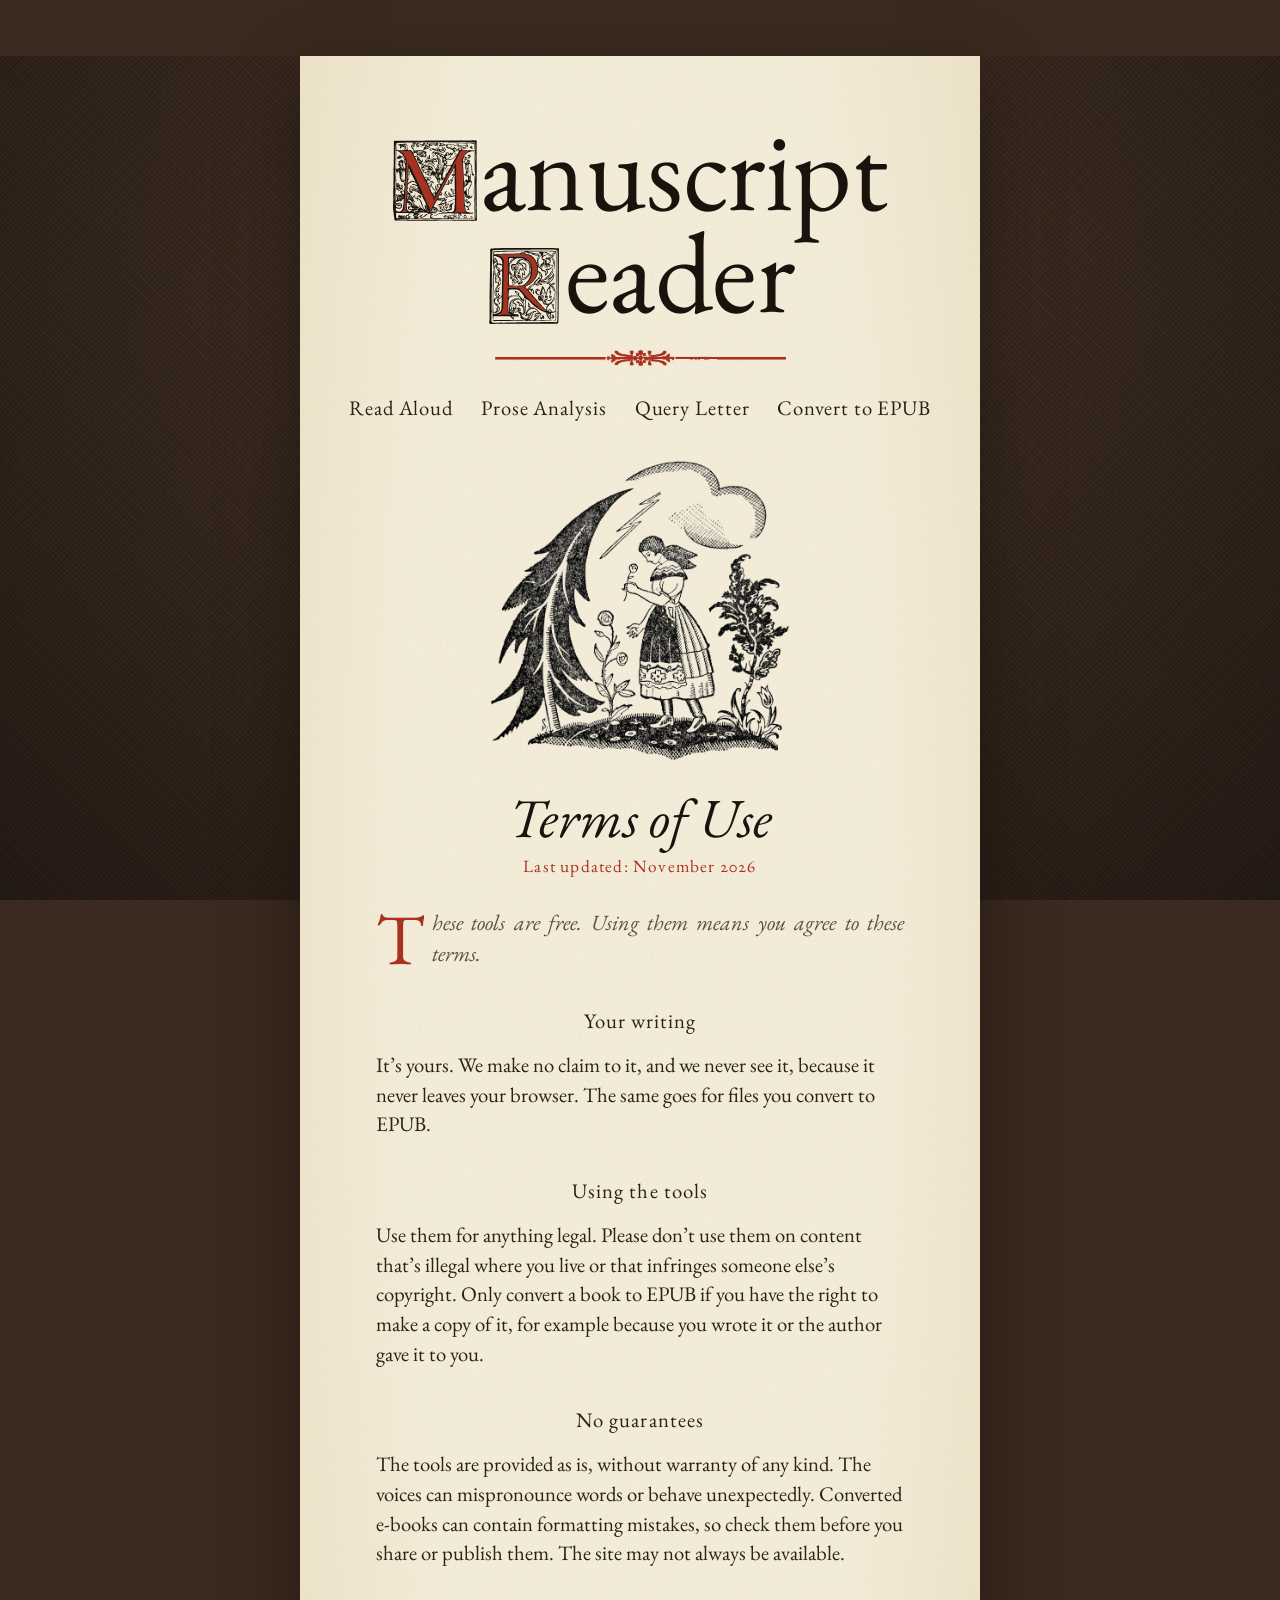
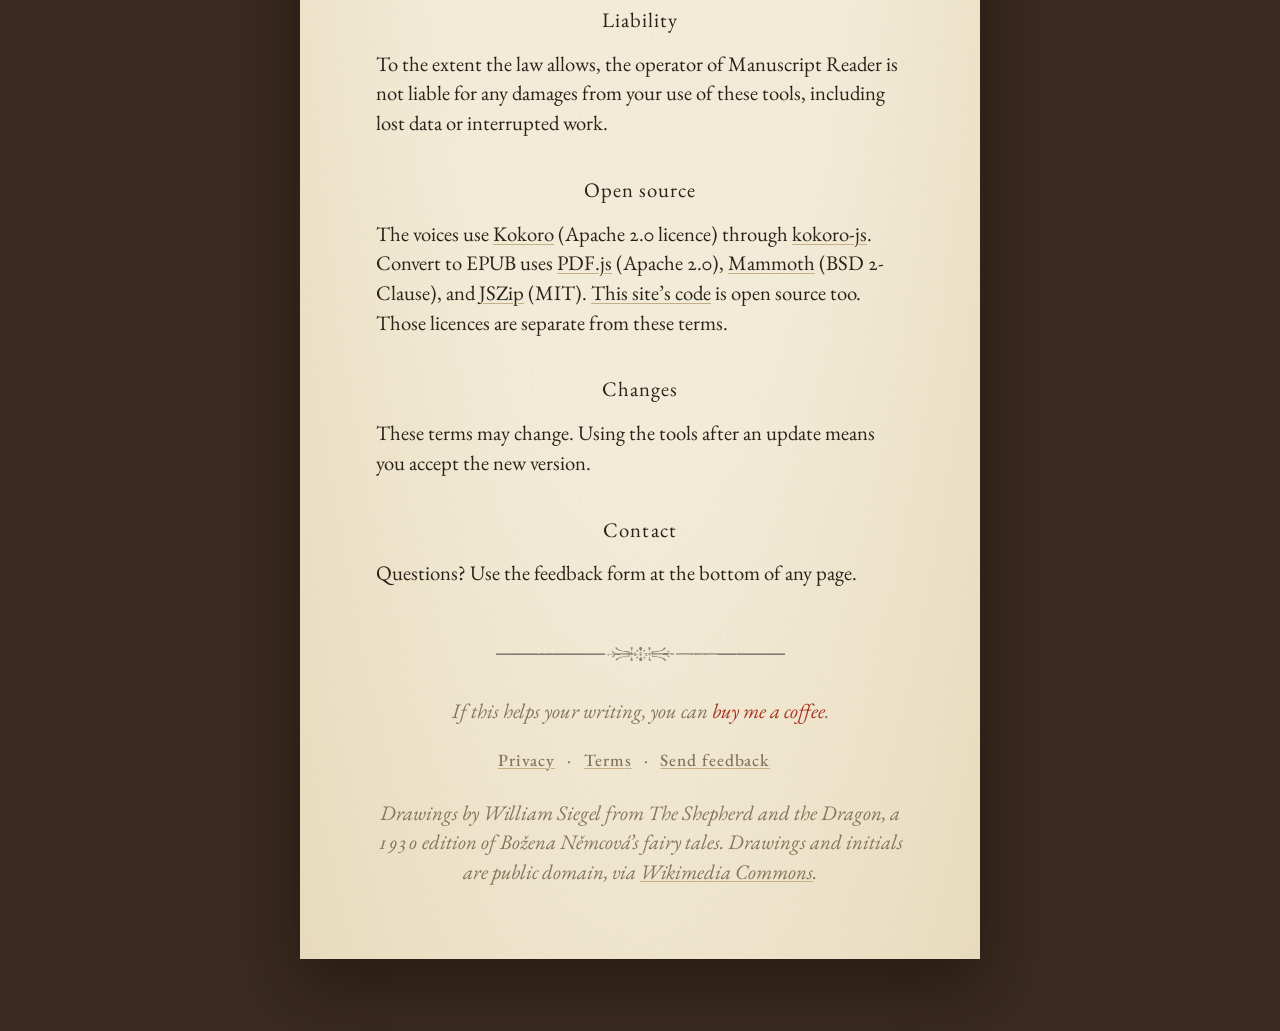
<file: terms.html>
<!DOCTYPE html>
<html lang="en">
<head>
<meta charset="UTF-8">
<meta name="viewport" content="width=device-width, initial-scale=1.0">
<title>Terms of Use — Manuscript Reader</title>
<meta name="description" content="Terms of use for Manuscript Reader.">
<link rel="canonical" href="https://manuscriptreader.com/terms.html">
<link rel="icon" href="favicon.ico" sizes="any">
<link rel="apple-touch-icon" href="apple-touch-icon.png">
<link rel="preconnect" href="https://fonts.googleapis.com">
<link rel="preconnect" href="https://fonts.gstatic.com" crossorigin>
<link href="https://fonts.googleapis.com/css2?family=EB+Garamond:ital,wght@0,400..700;1,400..700&family=IM+Fell+English:ital@0;1&family=IM+Fell+English+SC&display=swap" rel="stylesheet">
<style>
*,*::before,*::after{box-sizing:border-box;}
*{margin:0;padding:0;}
html{-webkit-text-size-adjust:100%;}
body{
  font-family:var(--serif);background:var(--paper);color:var(--ink);
  min-height:100vh;font-size:17px;line-height:1.65;
  font-feature-settings:"ss01","onum","kern";
  text-rendering:optimizeLegibility;-webkit-font-smoothing:antialiased;
}
::selection{background:var(--proof);color:var(--paper);}

.page{max-width:680px;margin:0 auto;padding:clamp(32px,6vw,72px) var(--gut) 64px;}

.doc-header{margin-bottom:40px;}
.doc-title{
  font-family:var(--serif);font-weight:400;font-size:clamp(28px,4vw,44px);
  line-height:1.1;letter-spacing:-0.02em;color:var(--ink-strong);margin-bottom:10px;
}
.doc-meta{font-family:var(--ui);font-size:11px;font-weight:500;letter-spacing:0.08em;text-transform:uppercase;color:var(--ink-faint);}
.doc-intro{
  font-family:var(--serif);font-style:italic;font-size:18px;
  color:var(--ink-muted);line-height:1.5;margin-bottom:36px;
  padding-bottom:24px;border-bottom:1px solid var(--rule-soft);
}
h2{
  font-family:var(--mono);font-size:10px;letter-spacing:0.2em;text-transform:uppercase;
  color:var(--ink-faint);margin:36px 0 12px;
}
p{margin-bottom:14px;color:var(--ink);}
p:last-child{margin-bottom:0;}
a{color:var(--ink);text-decoration:underline;text-underline-offset:3px;text-decoration-color:var(--rule);}
a:hover{color:var(--proof);}
ul{margin:0 0 14px 1.4em;}
ul li{margin-bottom:6px;}
.footer{margin-top:60px;text-align:center;animation:fadeUp 0.6s ease 0.4s both;}
.footer p{font-size:0.74rem;line-height:1.7;color:var(--ink-faint);}
.footer a{font-family:var(--ui);color:var(--ink-muted);text-decoration:underline;text-decoration-color:var(--rule);text-underline-offset:2px;transition:color 0.2s;}
.footer a:hover{color:var(--proof);}
.footer-meta{font-family:var(--ui);font-size:0.7rem;font-weight:500;color:var(--ink-faint);text-align:center;letter-spacing:0.04em;text-transform:uppercase;}
.footer-meta a{color:var(--ink-faint);text-decoration:underline;text-decoration-color:var(--rule);text-underline-offset:2px;}
.footer-meta a:hover{color:var(--ink-muted);}
.footer-coffee{font-family:var(--serif);font-size:0.95rem;color:var(--ink-muted);text-align:center;margin-bottom:12px;}
.footer-coffee a{color:var(--proof);text-decoration:none;font-weight:500;}.footer-coffee a:hover{text-decoration:underline;}


.feedback-details summary{font-family:var(--ui);font-size:12px;font-weight:500;letter-spacing:0.08em;text-transform:uppercase;color:var(--ink-faint);cursor:pointer;list-style:none;display:inline-flex;align-items:center;gap:6px;}
.feedback-details summary::-webkit-details-marker{display:none;}
.feedback-details summary:hover{color:var(--ink);}
.feedback-details summary::after{content:"+";font-family:var(--mono);font-size:16px;color:var(--proof);}
.feedback-details[open] summary::after{content:"\2212";}
.feedback{margin-top:16px;text-align:left;max-width:420px;margin-left:auto;margin-right:auto;}
.feedback textarea{width:100%;min-height:70px;padding:10px 12px;font-family:var(--serif);font-size:15px;line-height:1.55;color:var(--ink);background:var(--paper-soft);border:1px solid var(--rule);border-radius:0;resize:vertical;outline:none;transition:border-color 0.15s;box-sizing:border-box;}
.feedback textarea:focus{border-color:var(--proof);}
.feedback textarea::placeholder{color:var(--ink-faint);font-style:italic;}
.feedback-row{display:flex;gap:8px;margin-top:8px;align-items:center;}
.feedback-row input[type="email"]{flex:1;padding:7px 0 8px;font-family:var(--serif);font-size:15px;color:var(--ink);background:transparent;border:0;border-bottom:1px solid var(--ink);outline:none;transition:border-color 0.15s;border-radius:0;}
.feedback-row input[type="email"]:focus{border-bottom-color:var(--proof);}
.feedback-row input[type="email"]::placeholder{color:var(--ink-faint);font-style:italic;}
.send-btn{padding:9px 18px;background:var(--ink-strong);color:var(--paper);border:none;border-radius:0;font-family:var(--mono);font-size:11px;font-weight:500;letter-spacing:0.2em;text-transform:uppercase;cursor:pointer;transition:background 0.15s;white-space:nowrap;}
.send-btn:hover{background:var(--proof);}
.send-btn:disabled{opacity:0.35;cursor:not-allowed;}
.feedback-sent{display:none;text-align:center;padding:12px 0;font-family:var(--mono);font-size:11px;letter-spacing:0.18em;text-transform:uppercase;color:var(--proof);}


.animated-details{interpolate-size:allow-keywords;}
.animated-details::details-content{overflow:hidden;height:0;opacity:0;transition:height 0.4s cubic-bezier(0.34,1.56,0.64,1),opacity 0.3s ease,content-visibility 0.4s allow-discrete;}
.animated-details[open]::details-content{height:auto;opacity:1;}


.privacy-banner summary .arrow{margin-left:auto;width:20px;height:20px;position:relative;flex-shrink:0;}
.privacy-banner summary .arrow::before,.privacy-banner summary .arrow::after{content:"";position:absolute;top:50%;left:50%;width:14px;height:2px;background:var(--proof);border-radius:1px;transform:translate(-50%,-50%);transition:transform 0.35s cubic-bezier(0.34,1.56,0.64,1),opacity 0.25s ease;}
.privacy-banner summary .arrow::before{transform:translate(-50%,-50%) rotate(90deg);}
.privacy-banner[open] summary .arrow::before{transform:translate(-50%,-50%) rotate(0deg);opacity:0;}


.open-source-badge{display:inline-flex;align-items:center;gap:5px;font-family:var(--ui);font-size:12px;color:var(--ink-faint);background:var(--paper-deep);border:1px solid var(--rule-soft);border-radius:var(--radius-pill);padding:3px 10px 3px 7px;margin-top:6px;transition:color 0.2s,border-color 0.2s;text-decoration:none;}
.open-source-badge:hover{color:var(--ink-muted);border-color:var(--rule);}
.open-source-badge svg{opacity:0.7;}
</style>
<link rel="stylesheet" href="assets/storybook.css">
</head>
<body>
<script>
(function() {
  var s = localStorage.getItem("theme");
  if (s) document.documentElement.setAttribute("data-theme", s);
})();
</script>
<div class="page legal">
  <header class="masthead">
    <p class="name">
      <span class="sr-only">Manuscript Reader</span>
      <span class="word" aria-hidden="true"><span class="illum illum-m"></span>anuscript</span>
      <span class="word" aria-hidden="true"><span class="illum illum-r"></span>eader</span>
    </p>
    <nav class="mast-nav" aria-label="Contents">
      <div class="links">
        <a href="index.html">Read Aloud</a>
        <a href="lint.html">Prose Analysis</a>
        <a href="query.html">Query Letter</a>
        <a href="epub.html">Convert to EPUB</a>
      </div>
    </nav>
  </header>

  <figure class="plate plate-small">
    <div class="plate-frame"><img src="assets/plate-rose.png" alt="A girl picks a rose beneath a storm cloud"></div>
  </figure>

  <div class="doc-header">
    <h1 class="doc-title">Terms of Use</h1>
    <p class="doc-meta">Last updated: November 2026</p>
  </div>

  <p class="doc-intro">These tools are free. Using them means you agree to these terms.</p>

  <h2>Your writing</h2>
  <p>It&rsquo;s yours. We make no claim to it, and we never see it, because it never leaves your browser. The same goes for files you convert to EPUB.</p>

  <h2>Using the tools</h2>
  <p>Use them for anything legal. Please don&rsquo;t use them on content that&rsquo;s illegal where you live or that infringes someone else&rsquo;s copyright. Only convert a book to EPUB if you have the right to make a copy of it, for example because you wrote it or the author gave it to you.</p>

  <h2>No guarantees</h2>
  <p>The tools are provided as is, without warranty of any kind. The voices can mispronounce words or behave unexpectedly. Converted e-books can contain formatting mistakes, so check them before you share or publish them. The site may not always be available.</p>

  <h2>Liability</h2>
  <p>To the extent the law allows, the operator of Manuscript Reader is not liable for any damages from your use of these tools, including lost data or interrupted work.</p>

  <h2>Open source</h2>
  <p>The voices use <a href="https://github.com/hexgrad/kokoro" target="_blank" rel="noopener">Kokoro</a> (Apache 2.0 licence) through <a href="https://github.com/hexgrad/kokoro-js" target="_blank" rel="noopener">kokoro-js</a>. Convert to EPUB uses <a href="https://github.com/mozilla/pdf.js" target="_blank" rel="noopener">PDF.js</a> (Apache 2.0), <a href="https://github.com/mwilliamson/mammoth.js" target="_blank" rel="noopener">Mammoth</a> (BSD 2-Clause), and <a href="https://github.com/Stuk/jszip" target="_blank" rel="noopener">JSZip</a> (MIT). <a href="https://github.com/AubreyHaskett/manuscriptreader.com" target="_blank" rel="noopener">This site&rsquo;s code</a> is open source too. Those licences are separate from these terms.</p>

  <h2>Changes</h2>
  <p>These terms may change. Using the tools after an update means you accept the new version.</p>

  <h2>Contact</h2>
  <p>Questions? Use the feedback form at the bottom of any page.</p>

<div class="footer">
  <p class="footer-coffee">If this helps your writing, you can <a href="https://buymeacoffee.com/manuscriptreader" target="_blank" rel="noopener">buy me a coffee</a>.</p>
  <div class="footer-meta"><a href="privacy.html">Privacy</a><span aria-hidden="true">&middot;</span><a href="terms.html">Terms</a><span aria-hidden="true">&middot;</span><details class="feedback-details animated-details">
  <summary>Send feedback</summary>
  <div class="feedback" id="feedbackForm">
    <textarea id="feedbackText" placeholder="Found a bug? Have a suggestion?"></textarea>
    <div class="feedback-row">
      <input type="email" id="feedbackEmail" placeholder="Email (optional)">
      <button class="send-btn" id="feedbackSend" onclick="sendFeedback()">Send</button>
    </div>
  </div>
  <div class="feedback-sent" id="feedbackSent">✓ Thanks for your feedback!</div>
</details></div>
  <p class="colophon">Drawings by William Siegel from <cite>The Shepherd and the Dragon</cite>, a 1930 edition of Božena Němcová&rsquo;s fairy tales. Drawings and initials are public domain, via <a href="https://commons.wikimedia.org" target="_blank" rel="noopener">Wikimedia Commons</a>.</p>
</div>
</div>
<script>
function sendFeedback() {
  const text = document.getElementById("feedbackText").value.trim();
  const email = document.getElementById("feedbackEmail").value.trim();
  const btn = document.getElementById("feedbackSend");
  if (!text) {
    document.getElementById("feedbackText").focus();
    return;
  }
  btn.disabled = true;
  btn.textContent = "Sending…";
  const ua = navigator.userAgent;
  let os = "Unknown";
  if (/Windows NT 10.0/.test(ua)) os = "Windows 10/11"; else if (/Mac OS X ([\d_]+)/.test(ua)) os = "macOS " + ua.match(/Mac OS X ([\d_]+)/)[1].replace(/_/g, "."); else if (/Android ([\d.]+)/.test(ua)) os = "Android " + ua.match(/Android ([\d.]+)/)[1]; else if (/iPhone OS ([\d_]+)/.test(ua)) os = "iOS " + ua.match(/iPhone OS ([\d_]+)/)[1].replace(/_/g, "."); else if (/Linux/.test(ua)) os = "Linux";
  let browser = "Unknown";
  if (/Edg\/([\d.]+)/.test(ua)) browser = "Edge " + ua.match(/Edg\/([\d.]+)/)[1]; else if (/Chrome\/([\d.]+)/.test(ua)) browser = "Chrome " + ua.match(/Chrome\/([\d.]+)/)[1]; else if (/Firefox\/([\d.]+)/.test(ua)) browser = "Firefox " + ua.match(/Firefox\/([\d.]+)/)[1]; else if (/Safari\/([\d.]+)/.test(ua) && !/Chrome/.test(ua)) browser = "Safari";
  const diag = `OS: ${os} | Browser: ${browser} | Screen: ${window.screen.width}x${window.screen.height} | Viewport: ${window.innerWidth}x${window.innerHeight} | Cores: ${navigator.hardwareConcurrency || "?"} | RAM: ${navigator.deviceMemory || "?"}GB`;
  const form = new FormData;
  form.append("message", text + "\n\n---\n" + diag);
  form.append("email", email || "(not provided)");
  form.append("_subject", "Manuscript Reader Feedback");
  form.append("_captcha", "false");
  form.append("_template", "box");
  fetch("https://formsubmit.co/ajax/manuscriptreadercontact@gmail.com", {
    method: "POST",
    body: form
  }).then(r => r.json()).then(() => {
    document.getElementById("feedbackForm").style.display = "none";
    document.getElementById("feedbackSent").style.display = "block";
  }).catch(() => {
    const subject = encodeURIComponent("Manuscript Reader Feedback");
    const body = encodeURIComponent(text + (email ? "\n\nFrom: " + email : ""));
    window.open("mailto:manuscriptreadercontact@gmail.com?subject=" + subject + "&body=" + body);
    btn.disabled = false;
    btn.textContent = "Send";
  });
}
</script>
<script data-goatcounter="https://manuscriptreader.goatcounter.com/count" async src="//gc.zgo.at/count.js"></script>
</body>
</html>
</file>
<file: assets/storybook.css>
:root {
  --cloth: #3A2A1F;
  --cloth-deep: #261A12;
  --gilt: #B8975A;
  --paper: #F4ECD8;
  --paper-deep: #EADFC4;
  --paper-soft: #F8F2E2;
  --paper-edge: #DFCEA8;
  --rule: #C4AF86;
  --rule-soft: #DDCFAE;
  --ink: #2B2118;
  --ink-strong: #1A130D;
  --ink-muted: #5E4F3E;
  --ink-faint: #85745C;
  --proof: #A8321F;
  --proof-deep: #7E2416;
  --proof-wash: #F0D8C4;
  --indigo: #2E4366;
  --warn: #7A5C00;
  --warn-deep: #5C4500;
  --warn-wash: #F6EBC8;
  --display: "IM Fell English", "EB Garamond", Georgia, serif;
  --caps: "IM Fell English SC", "EB Garamond", Georgia, serif;
  --serif: "EB Garamond", "Iowan Old Style", Georgia, serif;
  --ui: "EB Garamond", "Iowan Old Style", Georgia, serif;
  --mono: "EB Garamond", "Iowan Old Style", Georgia, serif;
  --t-mast: clamp(36px, 13vw, 100px);
  --t-h1: clamp(34px, 5vw, 48px);
  --t-h2: clamp(24px, 3vw, 32px);
  --t-h3: 22px;
  --t-caps: 14px;
  --gut: clamp(20px, 4vw, 56px);
  --rule-w: 1px;
  --radius: 0;
  --radius-sm: 0;
  --radius-lg: 0;
  --radius-pill: 0;
  --shadow-sm: none;
  --shadow-md: none;
  --shadow-lg: 0 24px 60px rgba(20, 12, 6, 0.5);
  --ink-filter: none;
}

@media (prefers-color-scheme: dark) {
  :root:not([data-theme="light"]) {
    --cloth: #140F0B;
    --cloth-deep: #0B0806;
    --gilt: #8C7246;
    --paper: #1F1A14;
    --paper-deep: #18140F;
    --paper-soft: #25201A;
    --paper-edge: #110D0A;
    --rule: #54483A;
    --rule-soft: #3B3229;
    --ink: #EADFC7;
    --ink-strong: #F8EFDB;
    --ink-muted: #B5A78D;
    --ink-faint: #8A7C63;
    --proof: #D9765E;
    --proof-deep: #B85A44;
    --proof-wash: #3B2319;
    --indigo: #9DB2D6;
    --warn: #D4A017;
    --warn-deep: #E2B33A;
    --warn-wash: #2E2611;
    --shadow-lg: 0 24px 60px rgba(0, 0, 0, 0.75);
    --ink-filter: invert(0.88) sepia(0.3);
  }
}

[data-theme="dark"] {
  --cloth: #140F0B;
  --cloth-deep: #0B0806;
  --gilt: #8C7246;
  --paper: #1F1A14;
  --paper-deep: #18140F;
  --paper-soft: #25201A;
  --paper-edge: #110D0A;
  --rule: #54483A;
  --rule-soft: #3B3229;
  --ink: #EADFC7;
  --ink-strong: #F8EFDB;
  --ink-muted: #B5A78D;
  --ink-faint: #8A7C63;
  --proof: #D9765E;
  --proof-deep: #B85A44;
  --proof-wash: #3B2319;
  --indigo: #9DB2D6;
  --warn: #D4A017;
  --warn-deep: #E2B33A;
  --warn-wash: #2E2611;
  --shadow-lg: 0 24px 60px rgba(0, 0, 0, 0.75);
  --ink-filter: invert(0.88) sepia(0.3);
}

html {
  background: var(--cloth);
  font-size-adjust: 0.46;
}

body {
  font-family: var(--serif);
  font-size: 18px;
  font-weight: 400;
  line-height: 1.6;
  color: var(--ink);
  background-color: var(--cloth);
  background-image:
    radial-gradient(ellipse at 50% 30%, transparent 30%, rgba(0, 0, 0, 0.4) 100%),
    repeating-linear-gradient(45deg, rgba(255, 255, 255, 0.03) 0 1px, transparent 1px 4px),
    repeating-linear-gradient(-45deg, rgba(0, 0, 0, 0.12) 0 1px, transparent 1px 4px);
  background-attachment: fixed;
  font-feature-settings: "kern", "liga", "onum";
}

body::before,
body::after {
  content: none;
}

::selection {
  background: var(--proof);
  color: var(--paper-soft);
}

.app,
.page {
  position: relative;
  z-index: 1;
  margin: 56px auto 72px;
  padding: 64px clamp(32px, 7vw, 76px) 72px;
  background-color: var(--paper);
  background-image:
    radial-gradient(ellipse at 50% 35%, transparent 50%, var(--paper-edge) 140%),
    url("data:image/svg+xml,%3Csvg viewBox='0 0 200 200' xmlns='http://www.w3.org/2000/svg'%3E%3Cfilter id='n'%3E%3CfeTurbulence type='fractalNoise' baseFrequency='0.85' numOctaves='3' stitchTiles='stitch'/%3E%3C/filter%3E%3Crect width='100%25' height='100%25' filter='url(%23n)' opacity='0.06'/%3E%3C/svg%3E");
  box-shadow: var(--shadow-lg);
}

@media (max-width: 720px) {
  body {
    background: var(--paper);
  }
  .app,
  .page {
    margin: 0;
    padding: 48px 24px 56px;
    box-shadow: none;
  }
}

.sr-only {
  position: absolute;
  width: 1px;
  height: 1px;
  overflow: hidden;
  clip: rect(0 0 0 0);
  white-space: nowrap;
}

.theme-toggle {
  background: var(--paper);
  border: 0;
  color: var(--ink-muted);
  box-shadow: 0 2px 10px rgba(0, 0, 0, 0.35);
}

.theme-toggle:hover {
  background: var(--paper-soft);
  color: var(--proof);
}

.masthead {
  text-align: center;
  padding: 0;
  margin: 0;
  border: 0;
}

.masthead .name {
  font-family: var(--display);
  font-size: var(--t-mast);
  font-weight: 400;
  line-height: 0.98;
  letter-spacing: -0.005em;
  color: var(--ink-strong);
  margin: 0;
}

.masthead .name .word {
  display: block;
  white-space: nowrap;
}

.illum {
  position: relative;
  display: inline-block;
  width: 0.84em;
  height: 0.84em;
  vertical-align: -0.12em;
  margin-right: 0.03em;
}

.illum::before,
.illum::after {
  content: "";
  position: absolute;
  inset: 0;
  -webkit-mask: center / contain no-repeat;
  mask: center / contain no-repeat;
}

.illum::before {
  background: var(--proof);
}

.illum::after {
  background: var(--ink-strong);
}

.illum-m::before {
  -webkit-mask-image: url("initial-m-letter.png");
  mask-image: url("initial-m-letter.png");
}

.illum-m::after {
  -webkit-mask-image: url("initial-m.svg");
  mask-image: url("initial-m.svg");
}

.illum-r {
  width: 0.76em;
  height: 0.76em;
}

.illum-r::before {
  -webkit-mask-image: url("initial-r-letter.png");
  mask-image: url("initial-r-letter.png");
}

.illum-r::after {
  -webkit-mask-image: url("initial-r.svg");
  mask-image: url("initial-r.svg");
}

.masthead .name::after,
.footer::before,
.ornament {
  content: "";
  display: block;
  height: 22px;
  width: min(340px, 72%);
  margin: 24px auto 0;
  background: url("divider.png") center / contain no-repeat;
  filter: var(--ink-filter);
  opacity: 0.9;
}

.masthead .name::after {
  background: var(--proof);
  -webkit-mask: url("divider-mask.png") center / contain no-repeat;
  mask: url("divider-mask.png") center / contain no-repeat;
  filter: none;
  opacity: 1;
}

.mast-nav {
  margin: 22px 0 0;
  border: 0;
}

.mast-nav .links {
  display: flex;
  justify-content: center;
  align-items: baseline;
  flex-wrap: wrap;
  gap: 6px 28px;
}

/* Four links need more room than the narrow text pages give them, so on wider screens the menu extends past the text column and stays on one line. */
@media (min-width: 760px) {
  .mast-nav {
    margin-left: -60px;
    margin-right: -60px;
  }
}

.mast-nav a {
  font-family: var(--caps);
  font-size: 18px;
  font-weight: 400;
  letter-spacing: 0.05em;
  text-transform: none;
  color: var(--ink);
  text-decoration: none;
  padding: 2px 0;
  margin: 0;
  border: 0;
  border-bottom: 1px solid transparent;
  border-radius: 0;
  background: none;
  transition: color 0.2s, border-color 0.2s;
}

.mast-nav a:hover {
  color: var(--proof);
  background: none;
  text-decoration: none;
}

.mast-nav a[aria-current="page"] {
  color: var(--proof);
  border-bottom-color: var(--proof);
}

.plate {
  margin: 34px auto 0;
  max-width: 420px;
  text-align: center;
}

.plate-small {
  max-width: 300px;
}

.plate-frame {
  padding: 0;
  border: 0;
  background: none;
}

.plate img {
  display: block;
  width: 100%;
  height: auto;
  filter: var(--ink-filter);
}

.chapter-sub {
  text-align: center;
  font-style: italic;
  font-size: 19px;
  color: var(--ink-muted);
  margin: 30px auto 0;
  max-width: 30em;
}

.badge-line {
  text-align: center;
  margin: 16px 0 0;
}

.legal .doc-header {
  text-align: center;
  margin: 30px 0 28px;
}

.legal .doc-title {
  font-family: var(--display);
  font-style: italic;
  font-weight: 400;
  font-size: var(--t-h1);
  letter-spacing: 0;
  color: var(--ink-strong);
}

.legal .doc-meta {
  font-family: var(--caps);
  font-size: 15px;
  font-weight: 400;
  letter-spacing: 0.08em;
  text-transform: none;
  color: var(--proof);
}

.legal .doc-intro {
  font-family: var(--serif);
  font-size: 19px;
  text-align: justify;
  hyphens: auto;
  border-bottom: 0;
  padding-bottom: 0;
}

.legal h2 {
  text-align: center;
  margin: 38px 0 14px;
  font-family: var(--caps);
  font-size: 18px;
  font-weight: 400;
  letter-spacing: 0.06em;
  text-transform: none;
  color: var(--ink);
}

.legal p,
.legal li {
  font-size: 18px;
  line-height: 1.65;
}

.features h3 {
  display: block;
  margin: 40px 0 18px;
  font-family: var(--caps);
  font-size: 18px;
  font-weight: 400;
  letter-spacing: 0.06em;
  text-align: center;
  color: var(--ink);
}

.blurbs {
  list-style: none;
  max-width: 34em;
  margin: 30px auto 0;
  padding: 0;
}

.blurbs li {
  margin: 0 0 12px;
  font-size: 17px;
  line-height: 1.55;
  color: var(--ink-muted);
}

.blurbs b {
  margin-right: 0.15em;
  font-family: var(--caps);
  font-weight: 400;
  letter-spacing: 0.04em;
  color: var(--proof);
}

.blurbs a {
  color: inherit;
  text-decoration: underline;
  text-decoration-color: var(--rule);
  text-underline-offset: 2px;
}

.blurbs + .badge-line {
  margin: 14px 0 30px;
}

.doc-intro::first-letter {
  float: left;
  font-family: var(--display);
  font-size: 3.3em;
  line-height: 0.82;
  padding: 6px 8px 0 0;
  color: var(--proof);
  font-style: normal;
}

.open-source-badge {
  display: inline-flex;
  align-items: center;
  gap: 6px;
  padding: 0;
  font-family: var(--caps);
  font-size: 15px;
  letter-spacing: 0.05em;
  color: var(--ink-muted);
  background: none;
  border: 0;
}

.open-source-badge:hover {
  color: var(--proof);
}

.safari-warning,
.mobile-warning {
  border: 0;
  outline: 0;
  font-size: 16px;
}

.lint-settings summary .arrow {
  width: auto;
  height: auto;
  margin-left: auto;
  font-size: 0;
  visibility: hidden;
}

.lint-settings summary .arrow::after {
  visibility: visible;
}

.lint-settings {
  margin: 0 0 28px;
  background: transparent;
  border: 0;
}

.lint-settings summary {
  padding: 13px 4px;
  font-family: var(--caps);
  font-size: 17px;
  letter-spacing: 0.04em;
  color: var(--ink);
}

.lint-settings summary .arrow::after {
  content: "+";
  font-family: var(--display);
  font-size: 24px;
  line-height: 1;
  color: var(--proof);
}

.lint-settings[open] summary .arrow::after {
  content: "\2212";
}

.settings-body {
  padding: 16px 4px 20px;
}

.setting-group label {
  font-family: var(--caps);
  font-size: 16px;
  font-weight: 400;
  letter-spacing: 0.04em;
  color: var(--ink);
}

.setting-group p {
  font-style: italic;
  font-size: 15px;
}

.setting-group textarea {
  font-family: var(--serif);
  font-size: 16px;
  background: var(--paper-soft);
  border-radius: 0;
}

.feature-grid {
  gap: 0;
  background: transparent;
  border: 0;
  padding: 0;
}

.feature-card {
  background: transparent;
  padding: 16px 22px;
  gap: 14px;
}

.feature-num {
  width: 26px;
  padding-top: 0;
  font-family: var(--display);
  font-size: 30px;
  font-weight: 400;
  line-height: 0.9;
  color: var(--proof);
}

.feature-card h4 {
  font-family: var(--display);
  font-size: 19px;
  font-weight: 400;
  color: var(--ink-strong);
}

.feature-card p {
  font-size: 15px;
  line-height: 1.5;
  color: var(--ink-muted);
}

.upload-area {
  background: var(--paper-soft);
  border: 1px dashed var(--ink-faint);
  outline: 0;
  padding: 44px 24px;
}

.upload-area:hover,
.upload-area.dragover {
  background: var(--proof-wash);
  border-color: var(--proof);
}

.upload-area h3 {
  font-family: var(--display);
  font-style: italic;
  font-size: 30px;
  font-weight: 400;
}

.upload-area p,
.upload-info {
  font-family: var(--serif);
  font-style: italic;
  font-size: 15px;
  text-transform: none;
}

.upload-info span + span::before {
  content: "\2767";
  color: var(--proof);
  margin-right: 24px;
  font-style: normal;
}

.results-header {
  border-bottom: 0;
}

.results-header h2 {
  font-family: var(--display);
  font-style: italic;
  font-size: 32px;
  font-weight: 400;
}

.summary-grid {
  gap: 0;
  background: transparent;
  border: 0;
}

.summary-card,
.summary-card.warn,
.summary-card.good,
.summary-card.alert {
  background: transparent;
  border-left: 0;
}

.summary-card .label {
  font-family: var(--caps);
  font-size: 15px;
  letter-spacing: 0.04em;
  text-transform: none;
}

.summary-card .value {
  font-family: var(--display);
  font-weight: 400;
  font-size: 34px;
}

.summary-card .detail {
  font-style: italic;
  font-size: 14px;
}

.section-toggle {
  font-family: var(--caps);
  font-size: 17px;
  font-weight: 400;
  letter-spacing: 0.04em;
  background: transparent;
  border: 0;
  border-bottom: 1px solid var(--rule);
}

.section-toggle:hover,
.report-section.open .section-toggle {
  background: transparent;
  color: var(--proof);
}

.section-toggle .count {
  font-family: var(--serif);
  font-style: italic;
  font-size: 15px;
}

.section-body {
  background: transparent;
  border: 0;
  border-bottom: 1px solid var(--rule);
}

.data-table th {
  font-family: var(--caps);
  font-size: 14px;
  font-weight: 400;
  letter-spacing: 0.04em;
  text-transform: none;
  background: transparent;
  border-bottom: 1px solid var(--ink-muted);
}

.data-table td {
  font-size: 15px;
}

.how-it-works {
  font-style: italic;
  font-size: 15px;
  background: transparent;
  border: 0;
  padding: 0;
}

.how-it-works strong {
  color: var(--proof);
  font-style: normal;
}

.model-status {
  margin: 28px 0 22px;
  padding: 18px 24px;
  border: 0;
  background: var(--paper-soft);
  box-shadow: none;
}

.model-status.ready {
  border: 0;
}

.model-status .status-text {
  font-family: var(--caps);
  font-size: 17px;
  font-weight: 400;
  letter-spacing: 0.04em;
}

.model-progress {
  height: 2px;
  background: var(--rule-soft);
}

.model-detail,
.reading-estimate,
.status,
.kbd-hint,
.progress-info,
.audio-engine-reload,
.settings-apply-warning,
.preparing-overlay .preparing-detail,
.download-modal .download-detail {
  font-family: var(--serif);
  font-style: italic;
  font-size: 15px;
  letter-spacing: 0;
}

.preparing-overlay .preparing-text,
.download-modal .download-status {
  font-family: var(--caps);
  font-size: 17px;
  font-weight: 400;
}

.spinner,
.preparing-overlay .large-spinner {
  border-color: var(--rule);
  border-top-color: var(--proof);
}

.play-btn,
.settings-apply-btn,
.send-btn,
.continue-btn {
  font-family: var(--caps);
  font-size: 18px;
  font-weight: 400;
  letter-spacing: 0.08em;
  text-transform: none;
  padding: 12px 36px;
  color: var(--paper-soft);
  background: var(--proof);
  border: 0;
  border-radius: 0;
  box-shadow: none;
}

.play-btn:hover:not(:disabled),
.settings-apply-btn:hover,
.send-btn:hover:not(:disabled),
.continue-btn:hover {
  background: var(--proof-deep);
  box-shadow: none;
  transform: none;
  opacity: 1;
}

.play-btn:disabled {
  opacity: 0.4;
}

.continue-btn,
.continue-btn.finish:hover {
  animation: none;
}

.workspace > * {
  min-width: 0;
}

.workspace {
  gap: 0 32px;
  border: 0;
}

.form-panel {
  border: 0;
}

.form-section {
  padding: 22px 0 0;
}

.step-indicator {
  padding: 6px 0 14px;
  background: transparent;
  border-bottom: 0;
  scrollbar-width: none;
}

.preview-panel {
  background: var(--paper-soft);
}

.preview-header {
  background: transparent;
  border-bottom: 0;
}

.advice {
  border: 0;
}

.advice-summary {
  padding-left: 0;
  padding-right: 0;
  background: transparent;
}

.advice-section,
.advice-section:nth-child(odd) {
  padding-left: 0;
  border: 0;
}

.advice-example {
  border-left: 0;
}

.advice-section li::before {
  content: "\00b7";
  color: var(--proof);
}

.step-dot-label {
  max-width: none;
  padding: 0 6px;
  font-family: var(--serif);
  font-style: italic;
  font-size: 14px;
}

.section-head h3 {
  font-family: var(--display);
  font-style: italic;
  font-size: 26px;
  font-weight: 400;
  color: var(--ink-strong);
}

.field label .sub {
  margin-left: 0.3em;
  font-family: var(--caps);
  font-style: normal;
  font-size: 14px;
  letter-spacing: 0.06em;
  color: var(--ink-faint);
}

.field .pronoun-other {
  max-width: 220px;
  margin-top: 10px;
}

.opt-tag {
  font-family: var(--caps);
  font-style: normal;
  font-size: 14px;
  letter-spacing: 0.06em;
  text-transform: none;
  color: var(--ink-faint);
}

.clear-btn {
  font-family: var(--caps);
  font-size: 15px;
  letter-spacing: 0.04em;
}

.play-btn svg {
  width: 12px;
  height: 12px;
}

.download-btn,
.controls-row .clear-btn,
.btn,
.copy-btn,
.download-modal .cancel-btn {
  font-family: var(--caps);
  font-size: 17px;
  font-weight: 400;
  letter-spacing: 0.05em;
  text-transform: none;
  padding: 11px 24px;
  color: var(--ink);
  background: transparent;
  border: 1px solid var(--ink-muted);
  border-radius: 0;
  box-shadow: none;
}

.btn,
.copy-btn {
  padding: 5px 14px;
  font-size: 15px;
}

.download-btn:hover:not(:disabled),
.controls-row .clear-btn:hover,
.btn:hover,
.copy-btn:hover,
.download-modal .cancel-btn:hover {
  color: var(--paper-soft);
  background: var(--ink);
  border-color: var(--ink);
  box-shadow: none;
  transform: none;
}

.skip-btn {
  background: transparent;
  border: 1px solid var(--ink-muted);
  color: var(--ink);
  box-shadow: none;
}

.skip-btn:hover:not(:disabled) {
  background: var(--paper-deep);
  box-shadow: none;
  transform: none;
}

.drop-zone .upload-btn {
  position: absolute;
  right: 26px;
  bottom: 12px;
  z-index: 2;
  padding: 4px 12px;
  font-family: var(--caps);
  font-style: normal;
  font-size: 15px;
  font-weight: 400;
  letter-spacing: 0.04em;
  color: var(--ink);
  background: var(--paper-soft);
  border: 1px solid var(--ink-muted);
  border-radius: 0;
  text-decoration: none;
}

.drop-zone .upload-btn:hover,
.drop-zone .upload-btn:focus-visible {
  color: var(--paper-soft);
  background: var(--ink);
  border-color: var(--ink);
}

.toggle-row {
  position: relative;
  display: flex;
  align-items: center;
  gap: 10px;
}

.audio-label {
  margin-bottom: 10px;
}

.audio-label-text {
  font-family: var(--caps);
  font-size: 16px;
  letter-spacing: 0.02em;
  color: var(--ink);
}

.info {
  display: inline-flex;
}

.info-btn {
  display: inline-grid;
  place-content: center;
  width: 18px;
  height: 18px;
  padding: 0;
  font-family: var(--display);
  font-style: italic;
  font-size: 13px;
  line-height: 1;
  color: var(--ink-muted);
  background: transparent;
  border: 1px solid var(--ink-faint);
  border-radius: 50%;
  cursor: pointer;
}

.info-btn:hover,
.info-btn:focus-visible,
.info.open .info-btn {
  color: var(--proof);
  border-color: var(--proof);
}

.info-tip {
  position: absolute;
  left: 0;
  bottom: calc(100% + 8px);
  z-index: 20;
  width: max-content;
  max-width: min(280px, 100%);
  padding: 10px 14px;
  font-family: var(--serif);
  font-style: italic;
  font-size: 15px;
  line-height: 1.45;
  text-align: left;
  color: var(--ink-muted);
  background: var(--paper-soft);
  border: 0;
  box-shadow: 0 6px 22px rgba(20, 12, 6, 0.22);
  opacity: 0;
  visibility: hidden;
  pointer-events: none;
  transition: opacity 0.15s, visibility 0.15s;
}

.info:hover .info-tip,
.info-btn:focus-visible + .info-tip,
.info.open .info-tip {
  opacity: 1;
  visibility: visible;
}

#manuscript {
  display: block;
  font-family: var(--serif);
  font-size: 19px;
  line-height: 1.75;
  padding: 22px 28px 56px;
  color: var(--ink);
  background-image: none;
  background-color: var(--paper-soft);
  border: 1px solid var(--rule);
  border-radius: 0;
  box-shadow: none;
}

#manuscript:focus {
  border-color: var(--ink-muted);
  box-shadow: 0 0 0 3px var(--paper-deep);
}

.drop-zone-overlay {
  border: 2px dashed var(--proof);
}

.drop-zone-overlay span {
  font-family: var(--caps);
  font-size: 18px;
  font-weight: 400;
}

.reading-view {
  padding: 34px 42px;
  background: var(--paper-soft);
  border: 0;
  outline: 0;
  box-shadow: none;
}

.reading-view .sentence {
  font-family: var(--serif);
  font-size: 20px;
  line-height: 1.8;
}

.reading-view .sentence.active {
  color: var(--ink-strong);
  background: linear-gradient(transparent 58%, var(--proof-wash) 58%);
}

.reading-view .scene-break {
  font-family: var(--display);
  color: var(--proof);
  font-size: 18px;
}

.settings {
  margin-top: 34px;
  gap: 0 40px;
  padding: 0;
  background: transparent;
  border: 0;
  box-shadow: none;
}

.setting,
.save-settings,
.settings-apply-bar {
  background: transparent;
  padding: 14px 0;
}

.settings-apply-bar {
  border-bottom: 0;
}

.setting-label {
  align-items: baseline;
}

.setting-label span {
  font-family: var(--caps);
  font-size: 16px;
  font-weight: 400;
  letter-spacing: 0.02em;
  white-space: nowrap;
  color: var(--ink);
}

.setting-label .value {
  font-family: var(--serif);
  font-style: italic;
  font-size: 17px;
  font-weight: 400;
  color: var(--proof);
  font-feature-settings: "lnum", "tnum";
}

.setting-toggle span {
  font-family: var(--serif);
  font-size: 17px;
  font-weight: 400;
  color: var(--ink);
}

input[type="checkbox"] {
  -webkit-appearance: none;
  appearance: none;
  display: inline-grid;
  place-content: center;
  flex-shrink: 0;
  width: 15px;
  height: 15px;
  margin: 0;
  background: var(--paper-soft);
  border: 1px solid var(--ink-muted);
  border-radius: 0;
  cursor: pointer;
}

input[type="checkbox"]::before {
  content: "";
  width: 7px;
  height: 7px;
  background: var(--proof);
  transform: rotate(45deg) scale(0);
  transition: transform 0.15s ease;
}

input[type="checkbox"]:checked::before {
  transform: rotate(45deg) scale(1);
}

input[type="checkbox"]:focus-visible {
  outline: 2px solid var(--proof);
  outline-offset: 2px;
}

.setting .sub-toggle {
  border-top: 0;
}

select,
.setting-group select {
  font-family: var(--serif);
  font-size: 17px;
  color: var(--ink);
  background-color: var(--paper-soft);
  border: 1px solid var(--rule);
  border-radius: 0;
}

select:focus,
.setting-group select:focus {
  border-color: var(--ink-muted);
  box-shadow: 0 0 0 3px var(--paper-deep);
}

input[type="range"] {
  height: 26px;
  background: linear-gradient(to right, var(--proof) 0 var(--p, 50%), var(--rule) var(--p, 50%) 100%) 0 50% / 100% 1px no-repeat;
}

input[type="range"]::-webkit-slider-thumb {
  width: 11px;
  height: 11px;
  background: var(--paper);
  border: 1.5px solid var(--proof);
  border-radius: 0;
  box-shadow: none;
  transform: rotate(45deg);
}

input[type="range"]::-webkit-slider-thumb:hover {
  background: var(--proof);
  box-shadow: none;
  transform: rotate(45deg) scale(1.3);
}

input[type="range"]::-webkit-slider-thumb:active {
  transform: rotate(45deg) scale(0.9);
}

input[type="range"]::-moz-range-thumb {
  width: 9px;
  height: 9px;
  background: var(--paper);
  border: 1.5px solid var(--proof);
  border-radius: 0;
  box-shadow: none;
  transform: rotate(45deg);
}

.voice-picker {
  border: 1px solid var(--rule);
  background: var(--paper-soft);
}

.vs-name,
.voice-name {
  font-family: var(--display);
  font-size: 19px;
  font-weight: 400;
}

.vs-desc,
.voice-desc {
  font-family: var(--serif);
  font-style: italic;
  font-size: 15px;
}

.vs-chevron {
  font-family: var(--serif);
}

.voice-group-label {
  font-family: var(--caps);
  font-size: 15px;
  font-weight: 400;
  letter-spacing: 0.08em;
  text-transform: none;
  color: var(--proof);
}

.voice-preview-btn {
  border-radius: 50%;
}

kbd {
  font-family: var(--caps);
  font-size: 14px;
  padding: 0;
  background: transparent;
  border: 0;
  border-radius: 0;
  box-shadow: none;
}

.progress-bar,
.download-modal .download-progress,
.progress-track,
.bar-track {
  height: 2px;
  background: var(--rule-soft);
}

.playback-wave .wave-bar {
  width: 2px;
  border-radius: 0;
}

.download-modal-content {
  border: 0;
  box-shadow: var(--shadow-lg);
}

.download-modal h3 {
  font-family: var(--display);
  font-style: italic;
  font-size: 28px;
  font-weight: 400;
}

.footer {
  margin-top: 56px;
  text-align: center;
}

.footer::before {
  margin: 0 auto 30px;
}

.footer-coffee,
.support-line {
  font-family: var(--serif);
  font-style: italic;
  font-size: 18px;
  color: var(--ink-muted);
}

.footer-coffee a,
.support-line a {
  color: var(--proof);
  font-weight: 400;
}

.feedback-details summary {
  font-family: var(--caps);
  font-size: 16px;
  font-weight: 400;
  letter-spacing: 0.06em;
  text-transform: none;
  color: var(--ink-muted);
  background: none;
}

.feedback-details summary:hover {
  background: none;
  color: var(--proof);
}

.feedback textarea,
.feedback-row input[type="email"] {
  font-family: var(--serif);
  font-size: 17px;
  border-radius: 0;
}

.send-btn {
  font-size: 16px;
  padding: 9px 22px;
}

.footer-meta {
  display: flex;
  flex-wrap: wrap;
  justify-content: center;
  align-items: baseline;
  column-gap: 12px;
  margin-top: 22px;
  font-family: var(--caps);
  font-size: 15px;
  letter-spacing: 0.06em;
  text-transform: none;
  color: var(--ink-faint);
}

.footer-meta .feedback-details {
  display: contents;
}

.footer-meta .feedback-details > summary {
  display: inline;
  padding: 0;
  font: inherit;
  letter-spacing: inherit;
  color: var(--ink-faint);
  text-decoration: underline;
  text-decoration-color: var(--rule);
  text-underline-offset: 2px;
  cursor: pointer;
}

.footer-meta .feedback-details > summary:hover,
.footer-meta .feedback-details[open] > summary {
  color: var(--proof);
}

.footer-meta .feedback-details > summary::before,
.footer-meta .feedback-details > summary::after {
  content: none;
}

.footer-meta .feedback-details::details-content {
  flex-basis: 100%;
}

.colophon {
  max-width: 30em;
  margin: 26px auto 0;
  font-style: italic;
  font-size: 14px;
  line-height: 1.55;
  color: var(--ink-faint);
}

.colophon a {
  color: inherit;
  text-decoration: underline;
  text-decoration-color: var(--rule);
  text-underline-offset: 2px;
}

@media (max-width: 720px) {
  .legal .doc-intro {
    text-align: left;
    hyphens: manual;
  }
}
</file>
